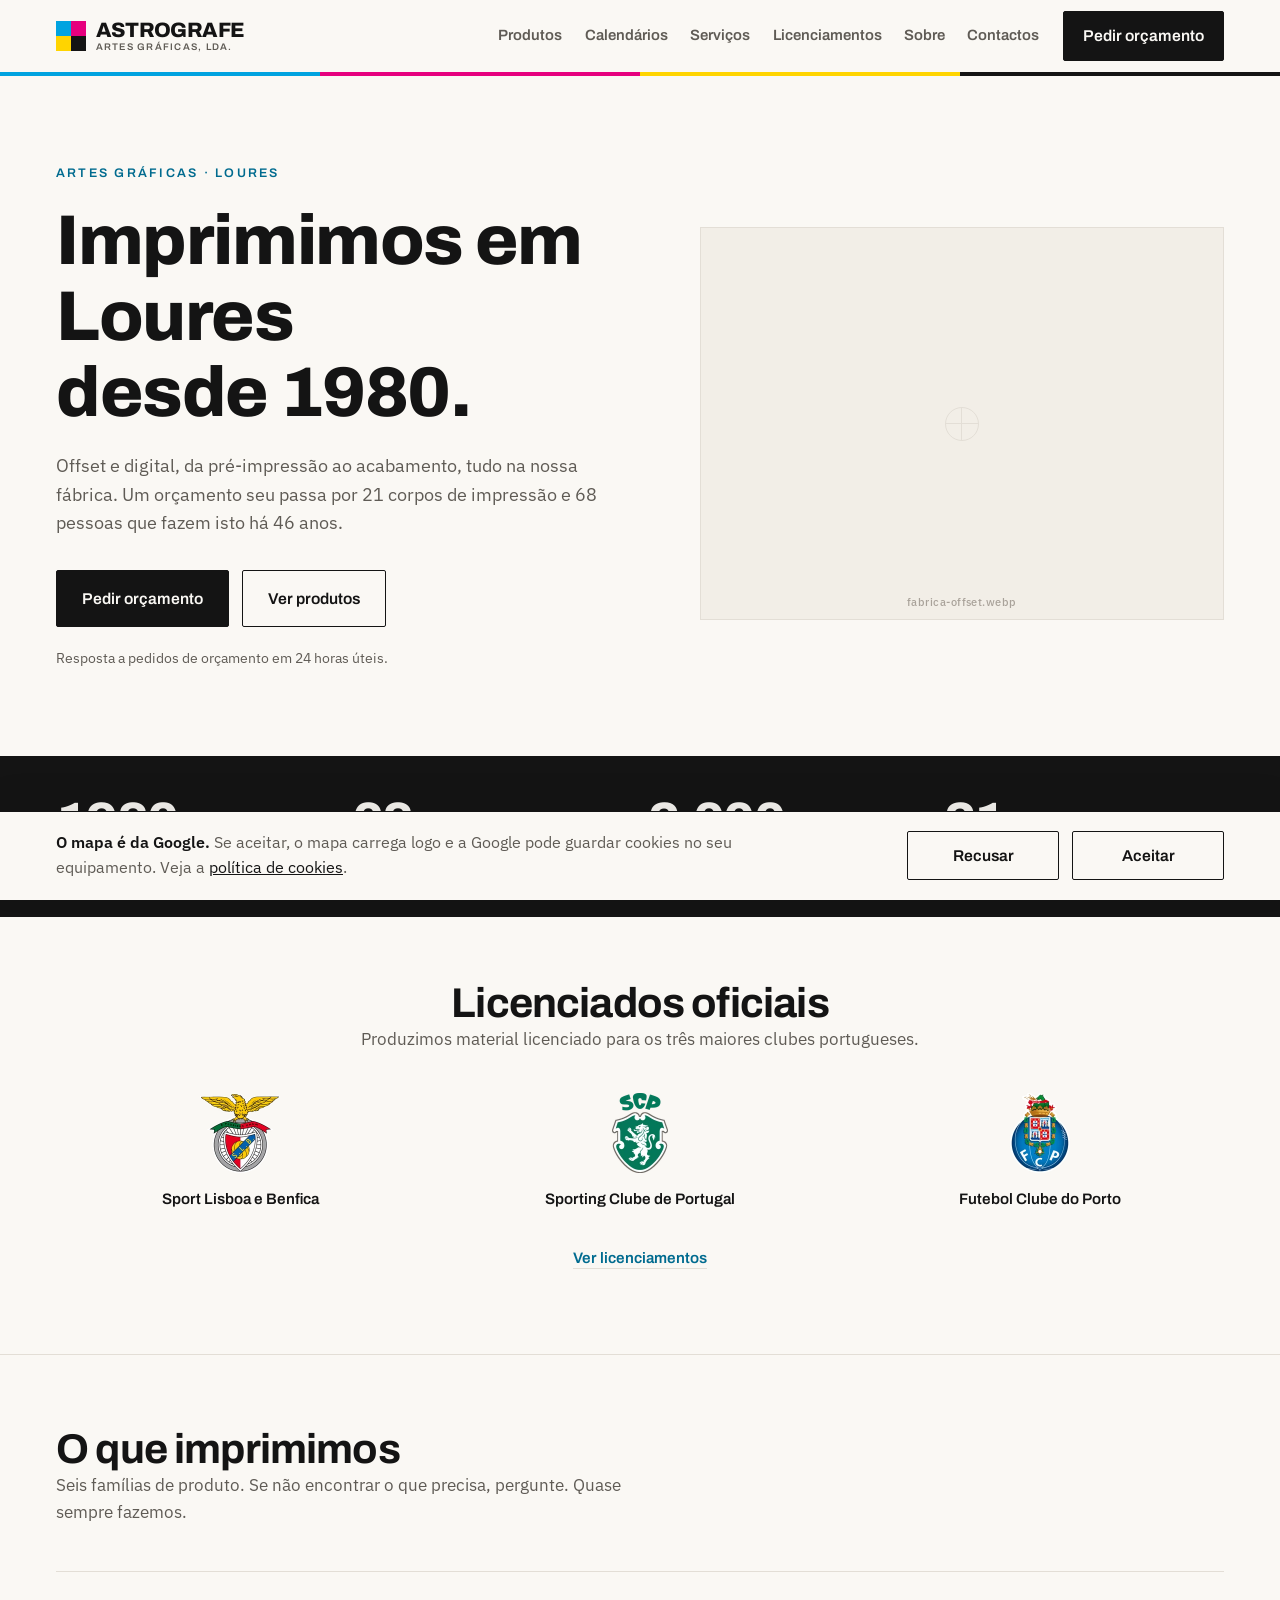
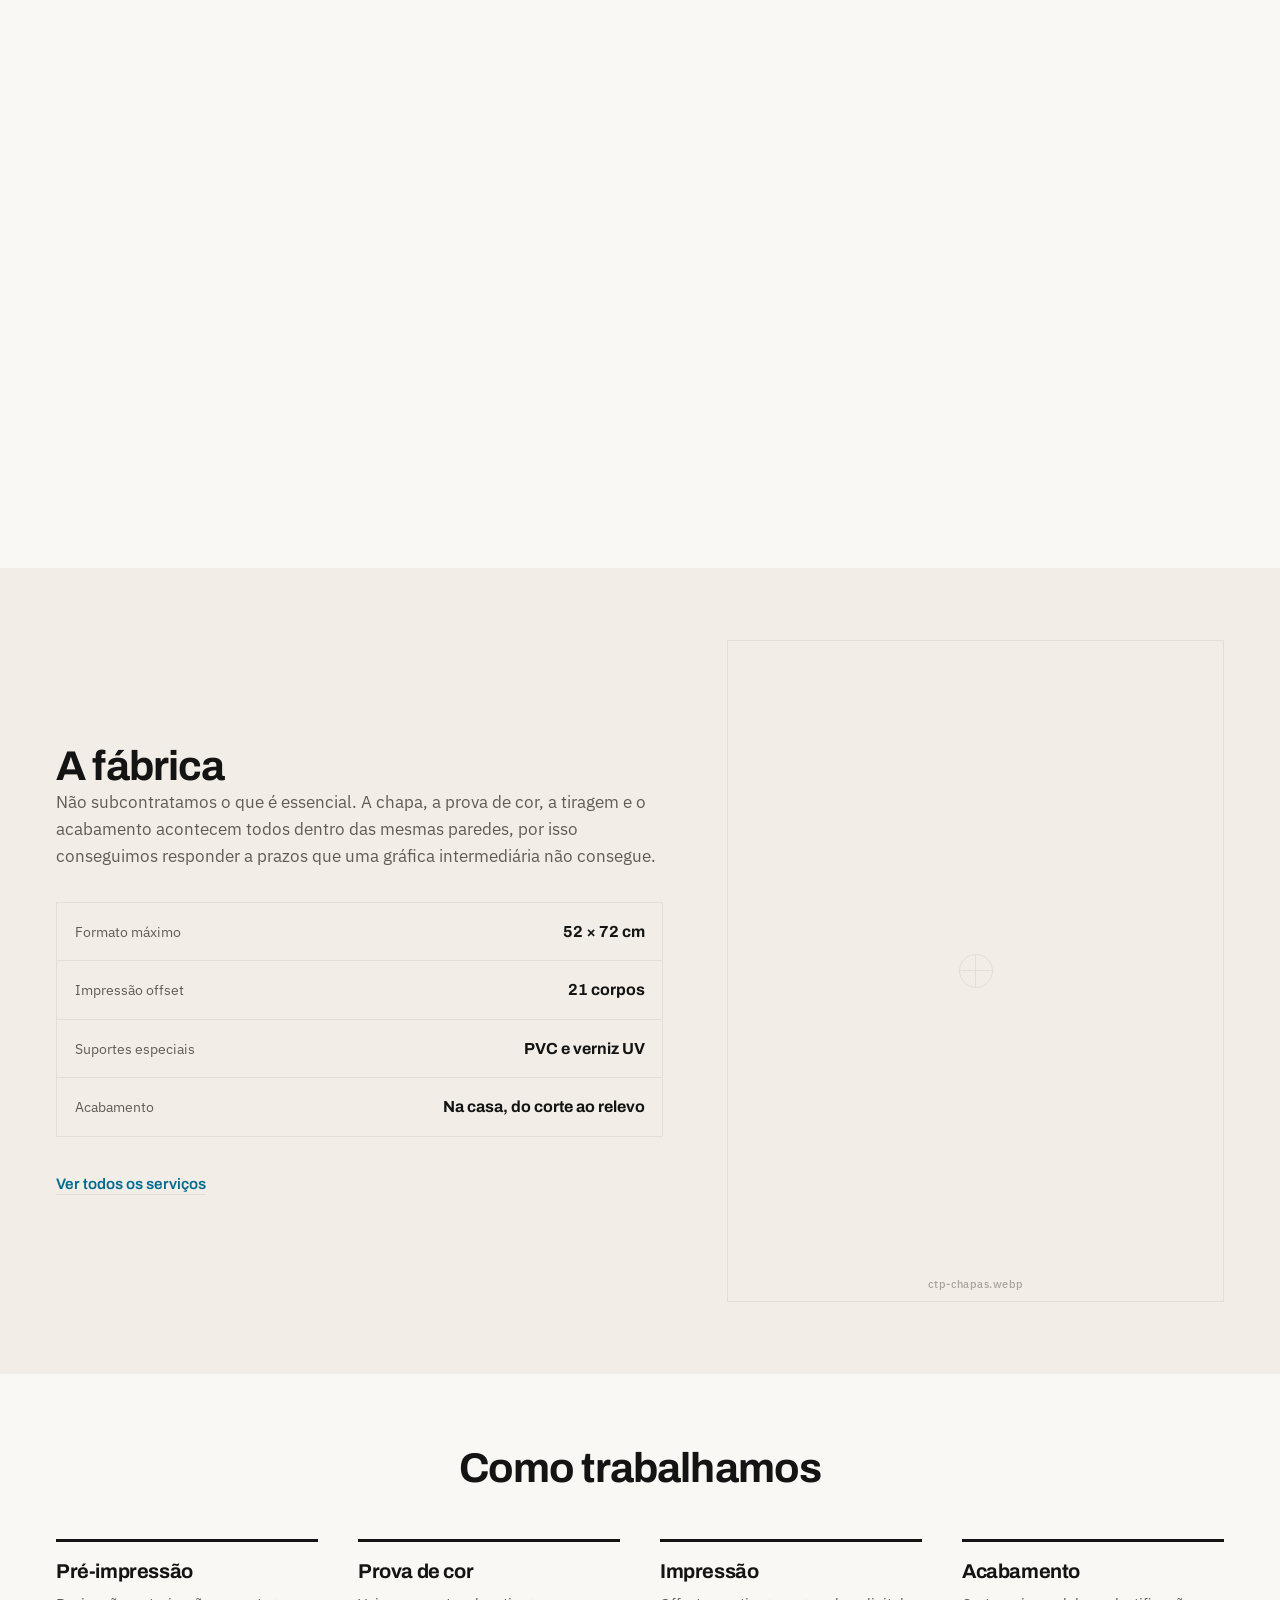
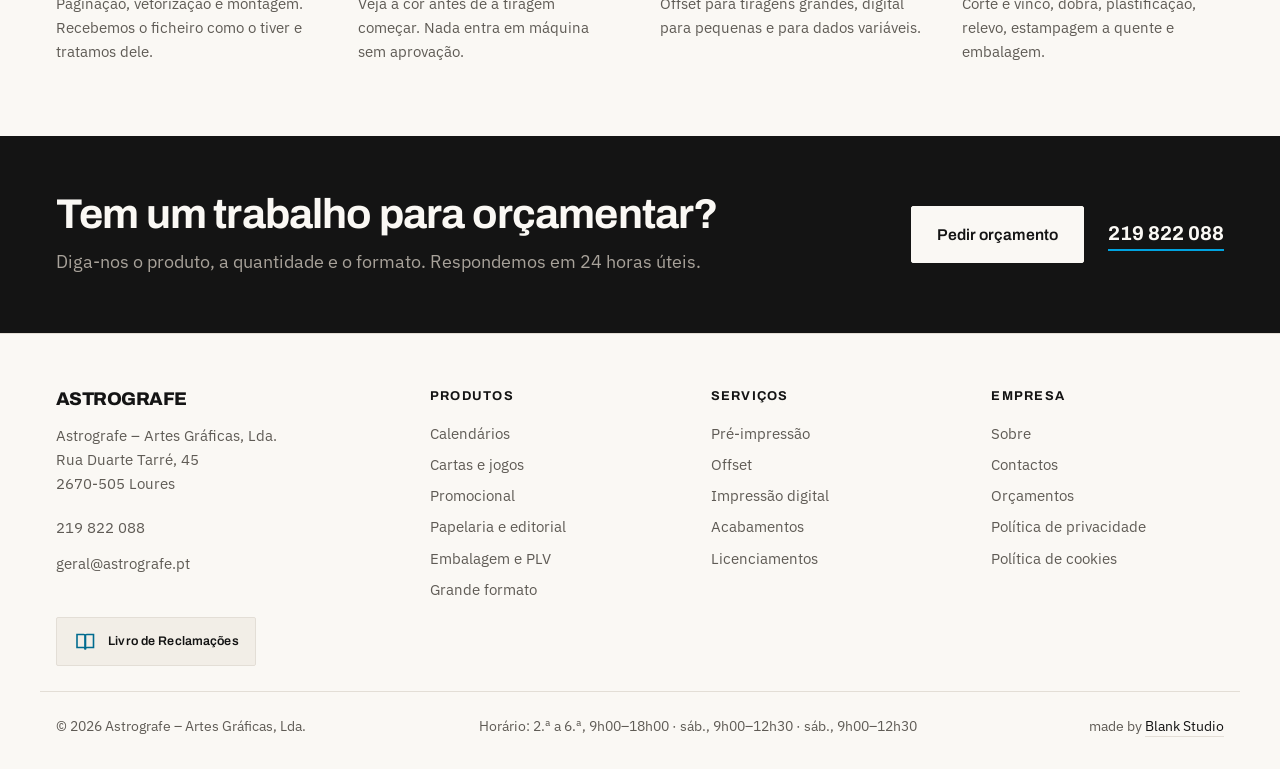
<file: index.html>
<!doctype html>
<html lang="pt-PT">
<head>
<meta charset="utf-8">
<script>document.documentElement.classList.add("js")</script>
<meta name="viewport" content="width=device-width, initial-scale=1">
<meta name="robots" content="index, follow">
<title>Astrografe | Artes Gráficas em Loures desde 1980</title>
<meta name="description" content="Gráfica em Loures desde 1980. Offset até 52×72 cm, impressão digital e acabamento próprio. Calendários, cartas, embalagem e grande formato.">
<link rel="canonical" href="https://astrografe.pt/">

<meta property="og:type" content="website">
<meta property="og:title" content="Astrografe | Artes Gráficas em Loures desde 1980">
<meta property="og:description" content="Offset e digital, da pré-impressão ao acabamento. 21 corpos de impressão em 2.000 m² de fábrica.">
<meta property="og:url" content="https://astrografe.pt/">
<meta property="og:locale" content="pt_PT">
<meta property="og:image" content="https://astrografe.pt/assets/img/og.png">
<meta property="og:image:width" content="1200">
<meta property="og:image:height" content="630">
<meta property="og:image:alt" content="Astrografe, artes gráficas em Loures desde 1980">
<meta name="twitter:card" content="summary_large_image">

<link rel="icon" href="favicon.svg" type="image/svg+xml">
<link rel="icon" href="favicon.ico" sizes="32x32">
<link rel="apple-touch-icon" href="apple-touch-icon.png">

<link rel="preload" href="assets/fonts/archivo.woff2" as="font" type="font/woff2" crossorigin>
<link rel="preload" href="assets/fonts/plex-sans.woff2" as="font" type="font/woff2" crossorigin>
<link rel="stylesheet" href="assets/css/estilo.css?v=77">
</head>
<body data-inicio>

<a class="salta" href="#conteudo">Saltar para o conteúdo</a>

<header class="topo">
  <div class="wrap topo-in">
    <a class="marca" href="./">
      <span class="marca-selo" aria-hidden="true"><i></i><i></i><i></i><i></i></span>
      <span class="marca-txt">
        <span class="marca-nome">Astrografe</span>
        <span class="marca-sub">Artes Gráficas, Lda.</span>
      </span>
    </a>

    <nav class="nav" id="nav" aria-label="Navegação principal">
      <div class="tem-menu">
        <a href="produtos/">Produtos</a>
        <div class="submenu">
          <div class="submenu-caixa">
            <a href="produtos/#cartas-e-jogos">Cartas e jogos</a>
            <a href="produtos/#promocional">Promocional</a>
            <a href="produtos/#papelaria-e-editorial">Papelaria e editorial</a>
            <a href="produtos/#embalagem-e-plv">Embalagem e PLV</a>
            <a href="produtos/#grande-formato-e-etiquetas">Grande formato</a>
            <span class="submenu-faixa" aria-hidden="true"><i></i><i></i><i></i><i></i></span>
          </div>
        </div>
      </div>
      <a href="calendarios/">Calendários</a>
      <div class="tem-menu">
        <a href="servicos/">Serviços</a>
        <div class="submenu">
          <div class="submenu-caixa">
            <a href="servicos/#pre-impressao">Pré-impressão</a>
            <a href="servicos/#offset">Offset</a>
            <a href="servicos/#impressao-digital">Impressão digital</a>
            <a href="servicos/#acabamentos">Acabamentos</a>
            <span class="submenu-faixa" aria-hidden="true"><i></i><i></i><i></i><i></i></span>
          </div>
        </div>
      </div>
      <a href="licenciamentos/">Licenciamentos</a>
      <a href="sobre/">Sobre</a>
      <a href="contactos/">Contactos</a>
      <div class="nav-pe">
        <a class="btn btn-tinta" href="orcamento/">Pedir orçamento</a>
        <a class="cta-tel" href="tel:+351219822088">219 822 088</a>
      </div>
    </nav>

    <a class="btn btn-tinta topo-cta" href="orcamento/">Pedir orçamento</a>

    <button class="burger" id="burger" aria-label="Abrir menu" aria-expanded="false" aria-controls="nav">
      <span></span><span></span><span></span>
    </button>
  </div>

  <!-- barra de controlo de cor: fecha o cabecalho e acompanha o scroll -->
  <div class="barra-cor" aria-hidden="true"><span></span><span></span><span></span><span></span></div>
</header>

<main id="conteudo">

<!-- hero -->
<section class="hero">
  <div class="wrap hero-in">
    <div class="hero-txt">
      <p class="sobre-titulo">Artes gráficas · Loures</p>
      <h1>Imprimimos em Loures<br>desde 1980.</h1>
      <p class="lead">Offset e digital, da pré-impressão ao acabamento, tudo na nossa fábrica. Um orçamento seu passa por 21 corpos de impressão e 68 pessoas que fazem isto há 46 anos.</p>
      <div class="hero-btns">
        <a class="btn btn-tinta" href="orcamento/">Pedir orçamento</a>
        <a class="btn btn-linha" href="produtos/">Ver produtos</a>
      </div>
      <p class="hero-nota">Resposta a pedidos de orçamento em 24 horas úteis.</p>
    </div>

    <figure class="hero-img">
      <div class="ph ph-4x3" data-ficheiro="fabrica-offset.webp" data-alt="Sala de impressão offset da Astrografe, em Loures"></div>
    </figure>
  </div>
</section>

<!-- numeros da empresa -->
<section class="nums">
  <div class="wrap nums-in">
    <div class="num"><strong>1980</strong><span>Ano de fundação</span></div>
    <div class="num"><strong>68</strong><span>Profissionais</span></div>
    <div class="num"><strong>2.000<em>m²</em></strong><span>Área coberta</span></div>
    <div class="num"><strong>21</strong><span>Corpos de impressão</span></div>
  </div>
</section>

<!-- licenciamentos -->
<section class="clubes">
  <div class="wrap">
    <h2 class="t-centro">Licenciados oficiais</h2>
    <p class="sub t-centro">Produzimos material licenciado para os três maiores clubes portugueses.</p>
    <ul class="clubes-lista">
      <li>
        <picture>
          <source srcset="assets/img/emblema-benfica.webp" type="image/webp">
          <img src="assets/img/emblema-benfica.png" width="80" height="80" alt="Emblema do Sport Lisboa e Benfica" loading="lazy" decoding="async">
        </picture>
        <span>Sport Lisboa e Benfica</span>
      </li>
      <li>
        <picture>
          <source srcset="assets/img/emblema-sporting.webp?v=3" type="image/webp">
          <img src="assets/img/emblema-sporting.png?v=3" width="80" height="80" alt="Emblema do Sporting Clube de Portugal" loading="lazy" decoding="async">
        </picture>
        <span>Sporting Clube de Portugal</span>
      </li>
      <li>
        <picture>
          <source srcset="assets/img/emblema-porto.webp" type="image/webp">
          <img src="assets/img/emblema-porto.png" width="80" height="80" alt="Emblema do Futebol Clube do Porto" loading="lazy" decoding="async">
        </picture>
        <span>Futebol Clube do Porto</span>
      </li>
    </ul>
    <p class="t-centro"><a class="link" href="licenciamentos/">Ver licenciamentos</a></p>
  </div>
</section>

<!-- familias de produto -->
<section class="fams">
  <div class="wrap">
    <h2>O que imprimimos</h2>
    <p class="sub">Seis famílias de produto. Se não encontrar o que precisa, pergunte. Quase sempre fazemos.</p>

    <ol class="escada">
      <li class="escada-item vem-esq">
        <a href="calendarios/">
          <span class="escada-n">01</span>
          <span class="escada-t">Calendários</span>
          <span class="escada-seta" aria-hidden="true">
            <svg viewBox="0 0 24 24" fill="none" stroke="currentColor" stroke-width="2" stroke-linecap="round" stroke-linejoin="round"><path d="M5 12h13M12 5l7 7-7 7"/></svg>
          </span>
        </a>
      </li>
      <li class="escada-item vem-dir">
        <a href="produtos/#cartas-e-jogos">
          <span class="escada-n">02</span>
          <span class="escada-t">Cartas e jogos</span>
          <span class="escada-seta" aria-hidden="true">
            <svg viewBox="0 0 24 24" fill="none" stroke="currentColor" stroke-width="2" stroke-linecap="round" stroke-linejoin="round"><path d="M5 12h13M12 5l7 7-7 7"/></svg>
          </span>
        </a>
      </li>
      <li class="escada-item vem-esq">
        <a href="produtos/#promocional">
          <span class="escada-n">03</span>
          <span class="escada-t">Promocional</span>
          <span class="escada-seta" aria-hidden="true">
            <svg viewBox="0 0 24 24" fill="none" stroke="currentColor" stroke-width="2" stroke-linecap="round" stroke-linejoin="round"><path d="M5 12h13M12 5l7 7-7 7"/></svg>
          </span>
        </a>
      </li>
      <li class="escada-item vem-dir">
        <a href="produtos/#papelaria-e-editorial">
          <span class="escada-n">04</span>
          <span class="escada-t">Papelaria e editorial</span>
          <span class="escada-seta" aria-hidden="true">
            <svg viewBox="0 0 24 24" fill="none" stroke="currentColor" stroke-width="2" stroke-linecap="round" stroke-linejoin="round"><path d="M5 12h13M12 5l7 7-7 7"/></svg>
          </span>
        </a>
      </li>
      <li class="escada-item vem-esq">
        <a href="produtos/#embalagem-e-plv">
          <span class="escada-n">05</span>
          <span class="escada-t">Embalagem e PLV</span>
          <span class="escada-seta" aria-hidden="true">
            <svg viewBox="0 0 24 24" fill="none" stroke="currentColor" stroke-width="2" stroke-linecap="round" stroke-linejoin="round"><path d="M5 12h13M12 5l7 7-7 7"/></svg>
          </span>
        </a>
      </li>
      <li class="escada-item vem-dir">
        <a href="produtos/#grande-formato-e-etiquetas">
          <span class="escada-n">06</span>
          <span class="escada-t">Grande formato e etiquetas</span>
          <span class="escada-seta" aria-hidden="true">
            <svg viewBox="0 0 24 24" fill="none" stroke="currentColor" stroke-width="2" stroke-linecap="round" stroke-linejoin="round"><path d="M5 12h13M12 5l7 7-7 7"/></svg>
          </span>
        </a>
      </li>
    </ol>
  </div>
</section>

<!-- capacidade produtiva -->
<section class="cap">
  <div class="wrap cap-in">
    <div class="cap-txt">
      <h2>A fábrica</h2>
      <p class="sub">Não subcontratamos o que é essencial. A chapa, a prova de cor, a tiragem e o acabamento acontecem todos dentro das mesmas paredes, por isso conseguimos responder a prazos que uma gráfica intermediária não consegue.</p>
      <dl class="specs">
        <div><dt>Formato máximo</dt><dd>52 × 72 cm</dd></div>
        <div><dt>Impressão offset</dt><dd>21 corpos</dd></div>
        <div><dt>Suportes especiais</dt><dd>PVC e verniz UV</dd></div>
        <div><dt>Acabamento</dt><dd>Na casa, do corte ao relevo</dd></div>
      </dl>
      <a class="link" href="servicos/">Ver todos os serviços</a>
    </div>
    <figure class="cap-img">
      <div class="ph ph-3x4" data-ficheiro="ctp-chapas.webp" data-alt="Gravação de chapas na pré-impressão da Astrografe"></div>
    </figure>
  </div>
</section>

<!-- processo -->
<section class="proc">
  <div class="wrap">
    <h2 class="t-centro">Como trabalhamos</h2>
    <ol class="passos">
      <li>
        <h3>Pré-impressão</h3>
        <p>Paginação, vetorização e montagem. Recebemos o ficheiro como o tiver e tratamos dele.</p>
      </li>
      <li>
        <h3>Prova de cor</h3>
        <p>Veja a cor antes de a tiragem começar. Nada entra em máquina sem aprovação.</p>
      </li>
      <li>
        <h3>Impressão</h3>
        <p>Offset para tiragens grandes, digital para pequenas e para dados variáveis.</p>
      </li>
      <li>
        <h3>Acabamento</h3>
        <p>Corte e vinco, dobra, plastificação, relevo, estampagem a quente e embalagem.</p>
      </li>
    </ol>
  </div>
</section>

<!-- cta final -->
<section class="cta">
  <div class="wrap cta-in">
    <div>
      <h2>Tem um trabalho para orçamentar?</h2>
      <p>Diga-nos o produto, a quantidade e o formato. Respondemos em 24 horas úteis.</p>
    </div>
    <div class="cta-btns">
      <a class="btn btn-papel" href="orcamento/">Pedir orçamento</a>
      <a class="cta-tel" href="tel:+351219822088">219 822 088</a>
    </div>
  </div>
</section>

</main>

<footer class="pe">
  <div class="wrap pe-in">
    <div class="pe-col pe-marca">
      <span class="marca-nome">Astrografe</span>
      <p>Astrografe – Artes Gráficas, Lda.<br>Rua Duarte Tarré, 45<br>2670-505 Loures</p>
      <p>
        <a href="tel:+351219822088">219 822 088</a>
        <a href="mailto:geral@astrografe.pt">geral@astrografe.pt</a>
      </p>

    <!-- substituir pelo selo oficial descarregado em livroreclamacoes.pt -->
    <a class="selo-lr" href="https://www.livroreclamacoes.pt/inicio" target="_blank" rel="noopener">
      <svg viewBox="0 0 24 24" fill="none" stroke="currentColor" stroke-width="1.6" aria-hidden="true">
        <path d="M4 4.5h6.5a2 2 0 0 1 2 2v13a2 2 0 0 0-2-2H4z"/>
        <path d="M20.5 4.5H14a2 2 0 0 0-2 2v13a2 2 0 0 1 2-2h6.5z"/>
      </svg>
      <span>Livro de Reclamações</span>
    </a>
    </div>

    <div class="pe-col">
      <h2>Produtos</h2>
      <a href="calendarios/">Calendários</a>
      <a href="produtos/">Cartas e jogos</a>
      <a href="produtos/">Promocional</a>
      <a href="produtos/">Papelaria e editorial</a>
      <a href="produtos/">Embalagem e PLV</a>
      <a href="produtos/">Grande formato</a>
    </div>

    <div class="pe-col">
      <h2>Serviços</h2>
      <a href="servicos/#pre-impressao">Pré-impressão</a>
      <a href="servicos/#offset">Offset</a>
      <a href="servicos/#impressao-digital">Impressão digital</a>
      <a href="servicos/#acabamentos">Acabamentos</a>
      <a href="licenciamentos/">Licenciamentos</a>
    </div>

    <div class="pe-col">
      <h2>Empresa</h2>
      <a href="sobre/">Sobre</a>
      <a href="contactos/">Contactos</a>
      <a href="orcamento/">Orçamentos</a>
      <a href="privacidade/">Política de privacidade</a>
      <a href="cookies/">Política de cookies</a>
    </div>
  </div>

  <div class="wrap pe-base">
    <p>&copy; <span id="ano">2026</span> Astrografe – Artes Gráficas, Lda.</p>
    <p>Horário: 2.ª a 6.ª, 9h00–18h00 · sáb., 9h00–12h30 · sáb., 9h00–12h30</p>
    <p class="pe-cred">made by <a href="https://blankstudios.pt/" target="_blank" rel="noopener">Blank Studio</a></p>
  </div>
</footer>

<!-- marca de registo: em repouso as chapas estao fora de registo, ao passar o rato alinham -->
<button class="subir" id="subir" aria-label="Voltar ao topo" title="Voltar ao topo">
  <svg viewBox="0 0 44 44" aria-hidden="true">
    <circle class="trilho" cx="22" cy="22" r="20"/>
    <circle class="prog" cx="22" cy="22" r="20"/>
    <g class="reg">
      <path class="c" d="M22 7v9"/>
      <path class="m" d="M22 28v9"/>
      <path class="y" d="M7 22h9"/>
      <path class="k" d="M28 22h9"/>
      <circle class="alvo" cx="22" cy="22" r="6.5"/>
    </g>
  </svg>
</button>

<script src="assets/js/site.js?v=17"></script>

<script type="application/ld+json">
{
  "@context": "https://schema.org",
  "@type": "LocalBusiness",
  "name": "Astrografe – Artes Gráficas, Lda.",
  "url": "https://astrografe.pt/",
  "telephone": "+351219822088",
  "email": "geral@astrografe.pt",
  "foundingDate": "1980-08-06",
  "address": {
    "@type": "PostalAddress",
    "streetAddress": "Rua Duarte Tarré, 45",
    "postalCode": "2670-505",
    "addressLocality": "Loures",
    "addressCountry": "PT"
  },
  "openingHoursSpecification": [
    {
      "@type": "OpeningHoursSpecification",
      "dayOfWeek": ["Monday", "Tuesday", "Wednesday", "Thursday", "Friday"],
      "opens": "09:00",
      "closes": "18:00"
    },
    {
      "@type": "OpeningHoursSpecification",
      "dayOfWeek": "Saturday",
      "opens": "09:00",
      "closes": "12:30"
    }
  ]
}
</script>

</body>
</html>
</file>
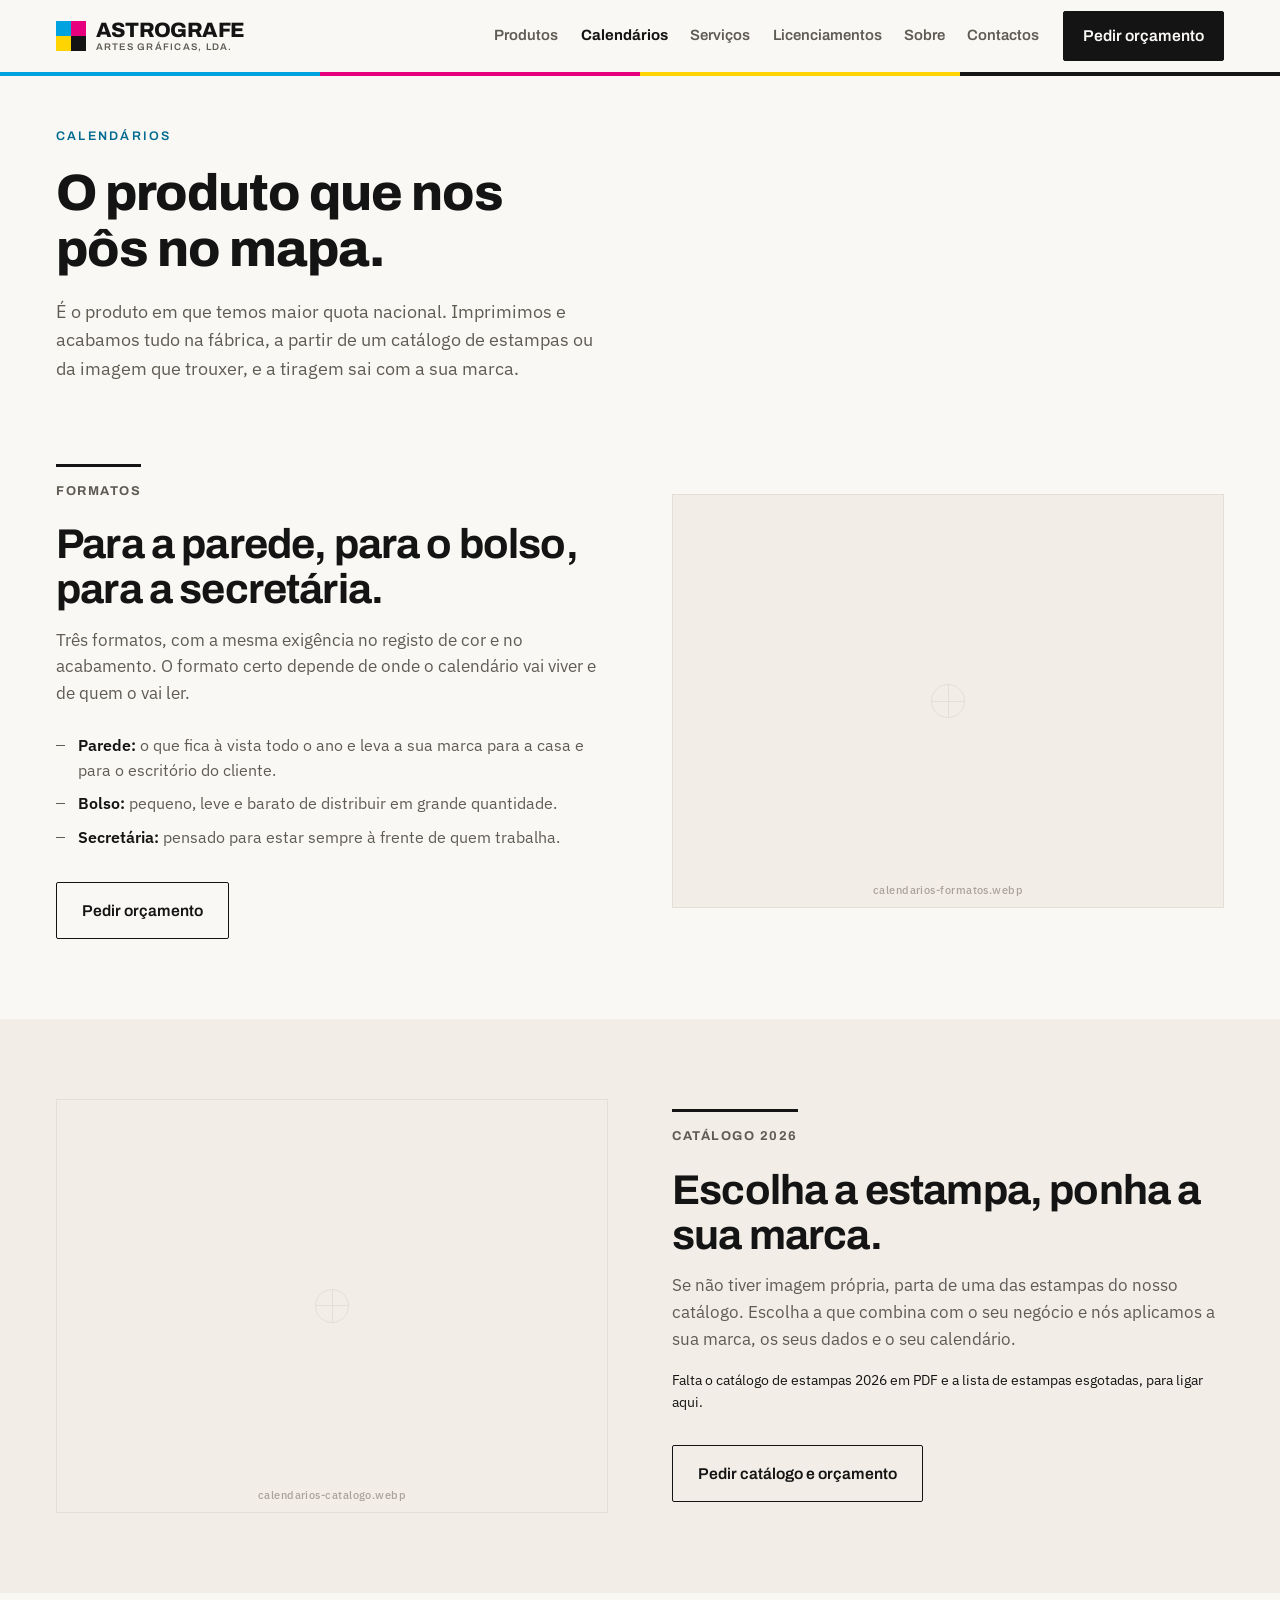
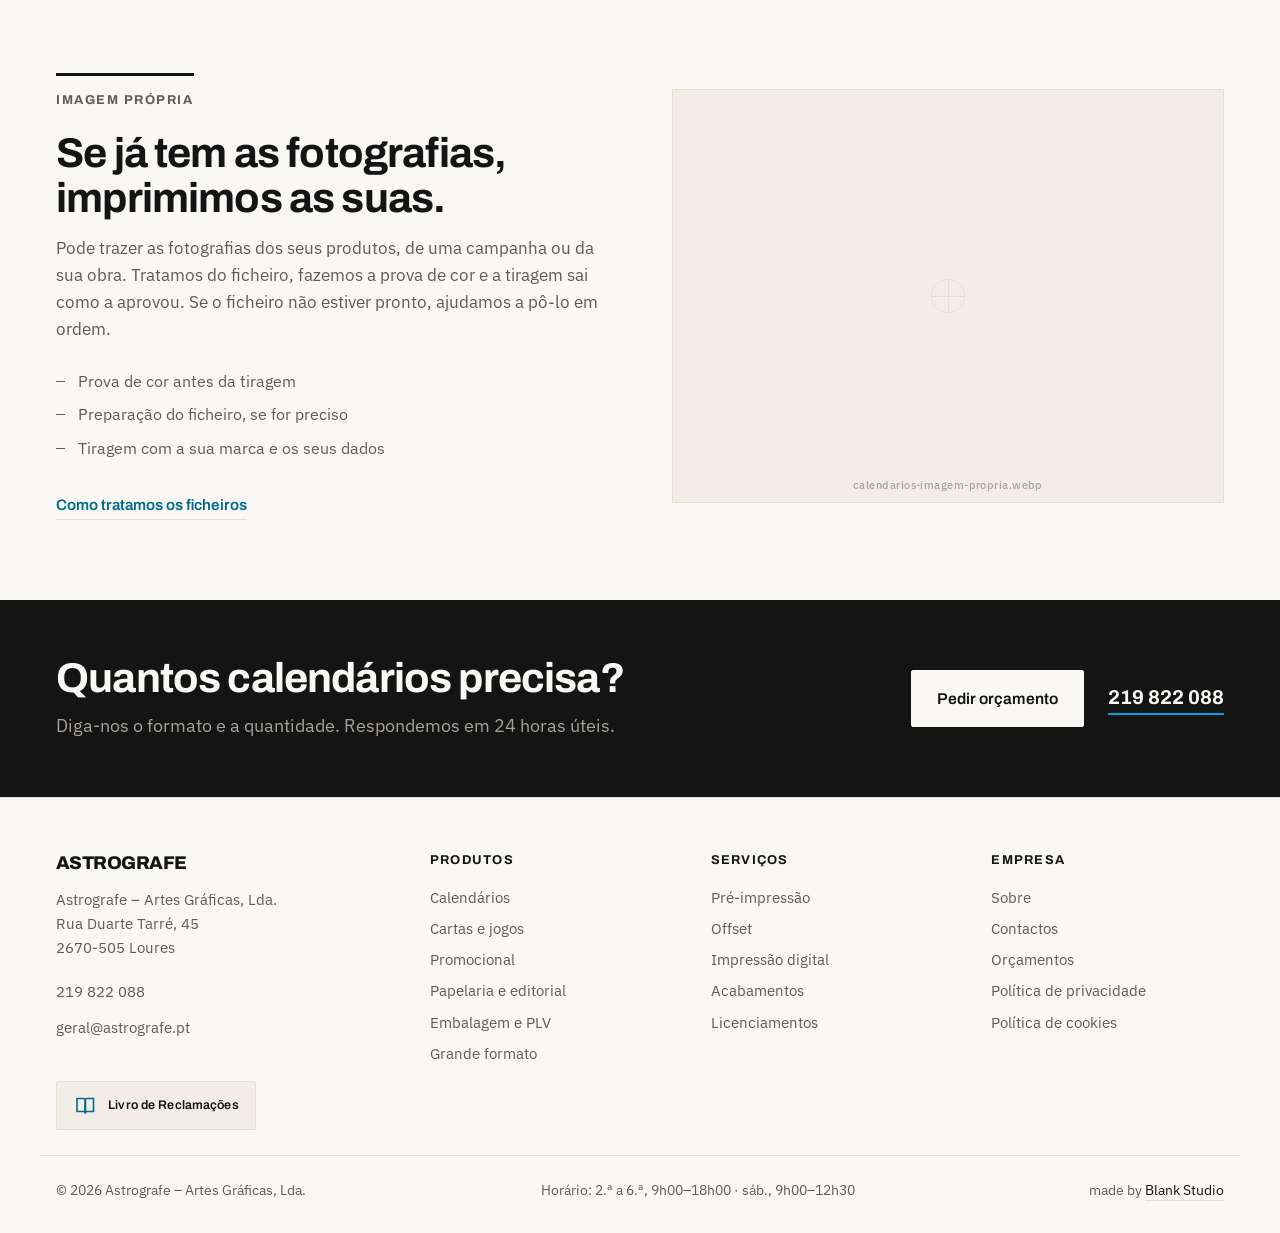
<file: calendarios/index.html>
<!doctype html>
<html lang="pt-PT">
<head>
<meta charset="utf-8">
<script>document.documentElement.classList.add("js")</script>
<meta name="viewport" content="width=device-width, initial-scale=1">
<meta name="robots" content="index, follow">
<title>Calendários | Astrografe</title>
<meta name="description" content="Calendários de parede, de bolso e de secretária impressos em Loures. A partir do catálogo de estampas ou da sua imagem, com a sua marca.">
<link rel="canonical" href="https://astrografe.pt/calendarios/">

<meta property="og:type" content="website">
<meta property="og:title" content="Calendários | Astrografe">
<meta property="og:description" content="O produto em que temos maior quota nacional, impresso e acabado na própria fábrica.">
<meta property="og:url" content="https://astrografe.pt/calendarios/">
<meta property="og:locale" content="pt_PT">
<meta property="og:image" content="https://astrografe.pt/assets/img/og.png">
<meta property="og:image:width" content="1200">
<meta property="og:image:height" content="630">
<meta property="og:image:alt" content="Astrografe, artes gráficas em Loures desde 1980">
<meta name="twitter:card" content="summary_large_image">

<link rel="icon" href="../favicon.svg" type="image/svg+xml">
<link rel="icon" href="../favicon.ico" sizes="32x32">
<link rel="apple-touch-icon" href="../apple-touch-icon.png">

<link rel="preload" href="../assets/fonts/archivo.woff2" as="font" type="font/woff2" crossorigin>
<link rel="preload" href="../assets/fonts/plex-sans.woff2" as="font" type="font/woff2" crossorigin>
<link rel="stylesheet" href="../assets/css/estilo.css?v=77">
</head>
<body>

<a class="salta" href="#conteudo">Saltar para o conteúdo</a>

<header class="topo">
  <div class="wrap topo-in">
    <a class="marca" href="../">
      <span class="marca-selo" aria-hidden="true"><i></i><i></i><i></i><i></i></span>
      <span class="marca-txt">
        <span class="marca-nome">Astrografe</span>
        <span class="marca-sub">Artes Gráficas, Lda.</span>
      </span>
    </a>

    <nav class="nav" id="nav" aria-label="Navegação principal">
      <div class="tem-menu">
        <a href="../produtos/">Produtos</a>
        <div class="submenu">
          <div class="submenu-caixa">
            <a href="../produtos/#cartas-e-jogos">Cartas e jogos</a>
            <a href="../produtos/#promocional">Promocional</a>
            <a href="../produtos/#papelaria-e-editorial">Papelaria e editorial</a>
            <a href="../produtos/#embalagem-e-plv">Embalagem e PLV</a>
            <a href="../produtos/#grande-formato-e-etiquetas">Grande formato</a>
            <span class="submenu-faixa" aria-hidden="true"><i></i><i></i><i></i><i></i></span>
          </div>
        </div>
      </div>
      <a class="ativo" href="./" aria-current="page">Calendários</a>
      <div class="tem-menu">
        <a href="../servicos/">Serviços</a>
        <div class="submenu">
          <div class="submenu-caixa">
            <a href="../servicos/#pre-impressao">Pré-impressão</a>
            <a href="../servicos/#offset">Offset</a>
            <a href="../servicos/#impressao-digital">Impressão digital</a>
            <a href="../servicos/#acabamentos">Acabamentos</a>
            <span class="submenu-faixa" aria-hidden="true"><i></i><i></i><i></i><i></i></span>
          </div>
        </div>
      </div>
      <a href="../licenciamentos/">Licenciamentos</a>
      <a href="../sobre/">Sobre</a>
      <a href="../contactos/">Contactos</a>
      <div class="nav-pe">
        <a class="btn btn-tinta" href="../orcamento/">Pedir orçamento</a>
        <a class="cta-tel" href="tel:+351219822088">219 822 088</a>
      </div>
    </nav>

    <a class="btn btn-tinta topo-cta" href="../orcamento/">Pedir orçamento</a>

    <button class="burger" id="burger" aria-label="Abrir menu" aria-expanded="false" aria-controls="nav">
      <span></span><span></span><span></span>
    </button>
  </div>

  <!-- barra de controlo de cor: fecha o cabecalho e acompanha o scroll -->
  <div class="barra-cor" aria-hidden="true"><span></span><span></span><span></span><span></span></div>
</header>

<main id="conteudo">

<section class="pag-topo">
  <div class="wrap">
    <p class="sobre-titulo">Calendários</p>
    <h1>O produto que nos<br>pôs no mapa.</h1>
    <p class="lead">É o produto em que temos maior quota nacional. Imprimimos e acabamos tudo na fábrica, a partir de um catálogo de estampas ou da imagem que trouxer, e a tiragem sai com a sua marca.</p>
  </div>
</section>

<section class="bloco" id="formatos">
  <div class="wrap bloco-in">
    <div class="bloco-txt">
      <p class="bloco-n">Formatos</p>
      <h2>Para a parede, para o bolso, para a secretária.</h2>
      <p class="sub">Três formatos, com a mesma exigência no registo de cor e no acabamento. O formato certo depende de onde o calendário vai viver e de quem o vai ler.</p>
      <ul class="lista-marcas">
        <li><strong>Parede:</strong> o que fica à vista todo o ano e leva a sua marca para a casa e para o escritório do cliente.</li>
        <li><strong>Bolso:</strong> pequeno, leve e barato de distribuir em grande quantidade.</li>
        <li><strong>Secretária:</strong> pensado para estar sempre à frente de quem trabalha.</li>
      </ul>
      <p class="bloco-pe">
        <a class="btn btn-linha" href="../orcamento/?familia=calendarios">Pedir orçamento</a>
      </p>
    </div>
    <figure class="bloco-img">
      <div class="ph ph-4x3" data-ficheiro="calendarios-formatos.webp" data-alt="Calendários de parede, de bolso e de secretária impressos pela Astrografe"></div>
    </figure>
  </div>
</section>

<section class="bloco bloco-par" id="catalogo">
  <div class="wrap bloco-in">
    <div class="bloco-txt">
      <p class="bloco-n">Catálogo 2026</p>
      <h2>Escolha a estampa, ponha a sua marca.</h2>
      <p class="sub">Se não tiver imagem própria, parta de uma das estampas do nosso catálogo. Escolha a que combina com o seu negócio e nós aplicamos a sua marca, os seus dados e o seu calendário.</p>
      <p class="cartao-nota">Falta o catálogo de estampas 2026 em PDF e a lista de estampas esgotadas, para ligar aqui.</p>
      <p class="bloco-pe">
        <a class="btn btn-linha" href="../orcamento/?familia=calendarios">Pedir catálogo e orçamento</a>
      </p>
    </div>
    <figure class="bloco-img">
      <div class="ph ph-4x3" data-ficheiro="calendarios-catalogo.webp" data-alt="Estampas do catálogo de calendários da Astrografe"></div>
    </figure>
  </div>
</section>

<section class="bloco" id="imagem-propria">
  <div class="wrap bloco-in">
    <div class="bloco-txt">
      <p class="bloco-n">Imagem própria</p>
      <h2>Se já tem as fotografias, imprimimos as suas.</h2>
      <p class="sub">Pode trazer as fotografias dos seus produtos, de uma campanha ou da sua obra. Tratamos do ficheiro, fazemos a prova de cor e a tiragem sai como a aprovou. Se o ficheiro não estiver pronto, ajudamos a pô-lo em ordem.</p>
      <ul class="lista-marcas">
        <li>Prova de cor antes da tiragem</li>
        <li>Preparação do ficheiro, se for preciso</li>
        <li>Tiragem com a sua marca e os seus dados</li>
      </ul>
      <p class="bloco-pe">
        <a class="link" href="../servicos/#pre-impressao">Como tratamos os ficheiros</a>
      </p>
    </div>
    <figure class="bloco-img">
      <div class="ph ph-4x3" data-ficheiro="calendarios-imagem-propria.webp" data-alt="Calendário impresso com fotografias do cliente"></div>
    </figure>
  </div>
</section>

<section class="cta">
  <div class="wrap cta-in">
    <div>
      <h2>Quantos calendários precisa?</h2>
      <p>Diga-nos o formato e a quantidade. Respondemos em 24 horas úteis.</p>
    </div>
    <div class="cta-btns">
      <a class="btn btn-papel" href="../orcamento/?familia=calendarios">Pedir orçamento</a>
      <a class="cta-tel" href="tel:+351219822088">219 822 088</a>
    </div>
  </div>
</section>

</main>

<footer class="pe">
  <div class="wrap pe-in">
    <div class="pe-col pe-marca">
      <span class="marca-nome">Astrografe</span>
      <p>Astrografe – Artes Gráficas, Lda.<br>Rua Duarte Tarré, 45<br>2670-505 Loures</p>
      <p>
        <a href="tel:+351219822088">219 822 088</a>
        <a href="mailto:geral@astrografe.pt">geral@astrografe.pt</a>
      </p>

      <!-- substituir pelo selo oficial descarregado em livroreclamacoes.pt -->
      <a class="selo-lr" href="https://www.livroreclamacoes.pt/inicio" target="_blank" rel="noopener">
        <svg viewBox="0 0 24 24" fill="none" stroke="currentColor" stroke-width="1.6" aria-hidden="true">
          <path d="M4 4.5h6.5a2 2 0 0 1 2 2v13a2 2 0 0 0-2-2H4z"/>
          <path d="M20.5 4.5H14a2 2 0 0 0-2 2v13a2 2 0 0 1 2-2h6.5z"/>
        </svg>
        <span>Livro de Reclamações</span>
      </a>
    </div>

    <div class="pe-col">
      <h2>Produtos</h2>
      <a href="./">Calendários</a>
      <a href="../produtos/#cartas-e-jogos">Cartas e jogos</a>
      <a href="../produtos/#promocional">Promocional</a>
      <a href="../produtos/#papelaria-e-editorial">Papelaria e editorial</a>
      <a href="../produtos/#embalagem-e-plv">Embalagem e PLV</a>
      <a href="../produtos/#grande-formato-e-etiquetas">Grande formato</a>
    </div>

    <div class="pe-col">
      <h2>Serviços</h2>
      <a href="../servicos/#pre-impressao">Pré-impressão</a>
      <a href="../servicos/#offset">Offset</a>
      <a href="../servicos/#impressao-digital">Impressão digital</a>
      <a href="../servicos/#acabamentos">Acabamentos</a>
      <a href="../licenciamentos/">Licenciamentos</a>
    </div>

    <div class="pe-col">
      <h2>Empresa</h2>
      <a href="../sobre/">Sobre</a>
      <a href="../contactos/">Contactos</a>
      <a href="../orcamento/">Orçamentos</a>
      <a href="../privacidade/">Política de privacidade</a>
      <a href="../cookies/">Política de cookies</a>
    </div>
  </div>

  <div class="wrap pe-base">
    <p>&copy; <span id="ano">2026</span> Astrografe – Artes Gráficas, Lda.</p>
    <p>Horário: 2.ª a 6.ª, 9h00–18h00 · sáb., 9h00–12h30</p>
    <p class="pe-cred">made by <a href="https://blankstudios.pt/" target="_blank" rel="noopener">Blank Studio</a></p>
  </div>
</footer>

<!-- marca de registo: em repouso as chapas estao fora de registo, ao passar o rato alinham -->
<button class="subir" id="subir" aria-label="Voltar ao topo" title="Voltar ao topo">
  <svg viewBox="0 0 44 44" aria-hidden="true">
    <circle class="trilho" cx="22" cy="22" r="20"/>
    <circle class="prog" cx="22" cy="22" r="20"/>
    <g class="reg">
      <path class="c" d="M22 7v9"/>
      <path class="m" d="M22 28v9"/>
      <path class="y" d="M7 22h9"/>
      <path class="k" d="M28 22h9"/>
      <circle class="alvo" cx="22" cy="22" r="6.5"/>
    </g>
  </svg>
</button>

<script src="../assets/js/site.js?v=17"></script>

</body>
</html>
</file>
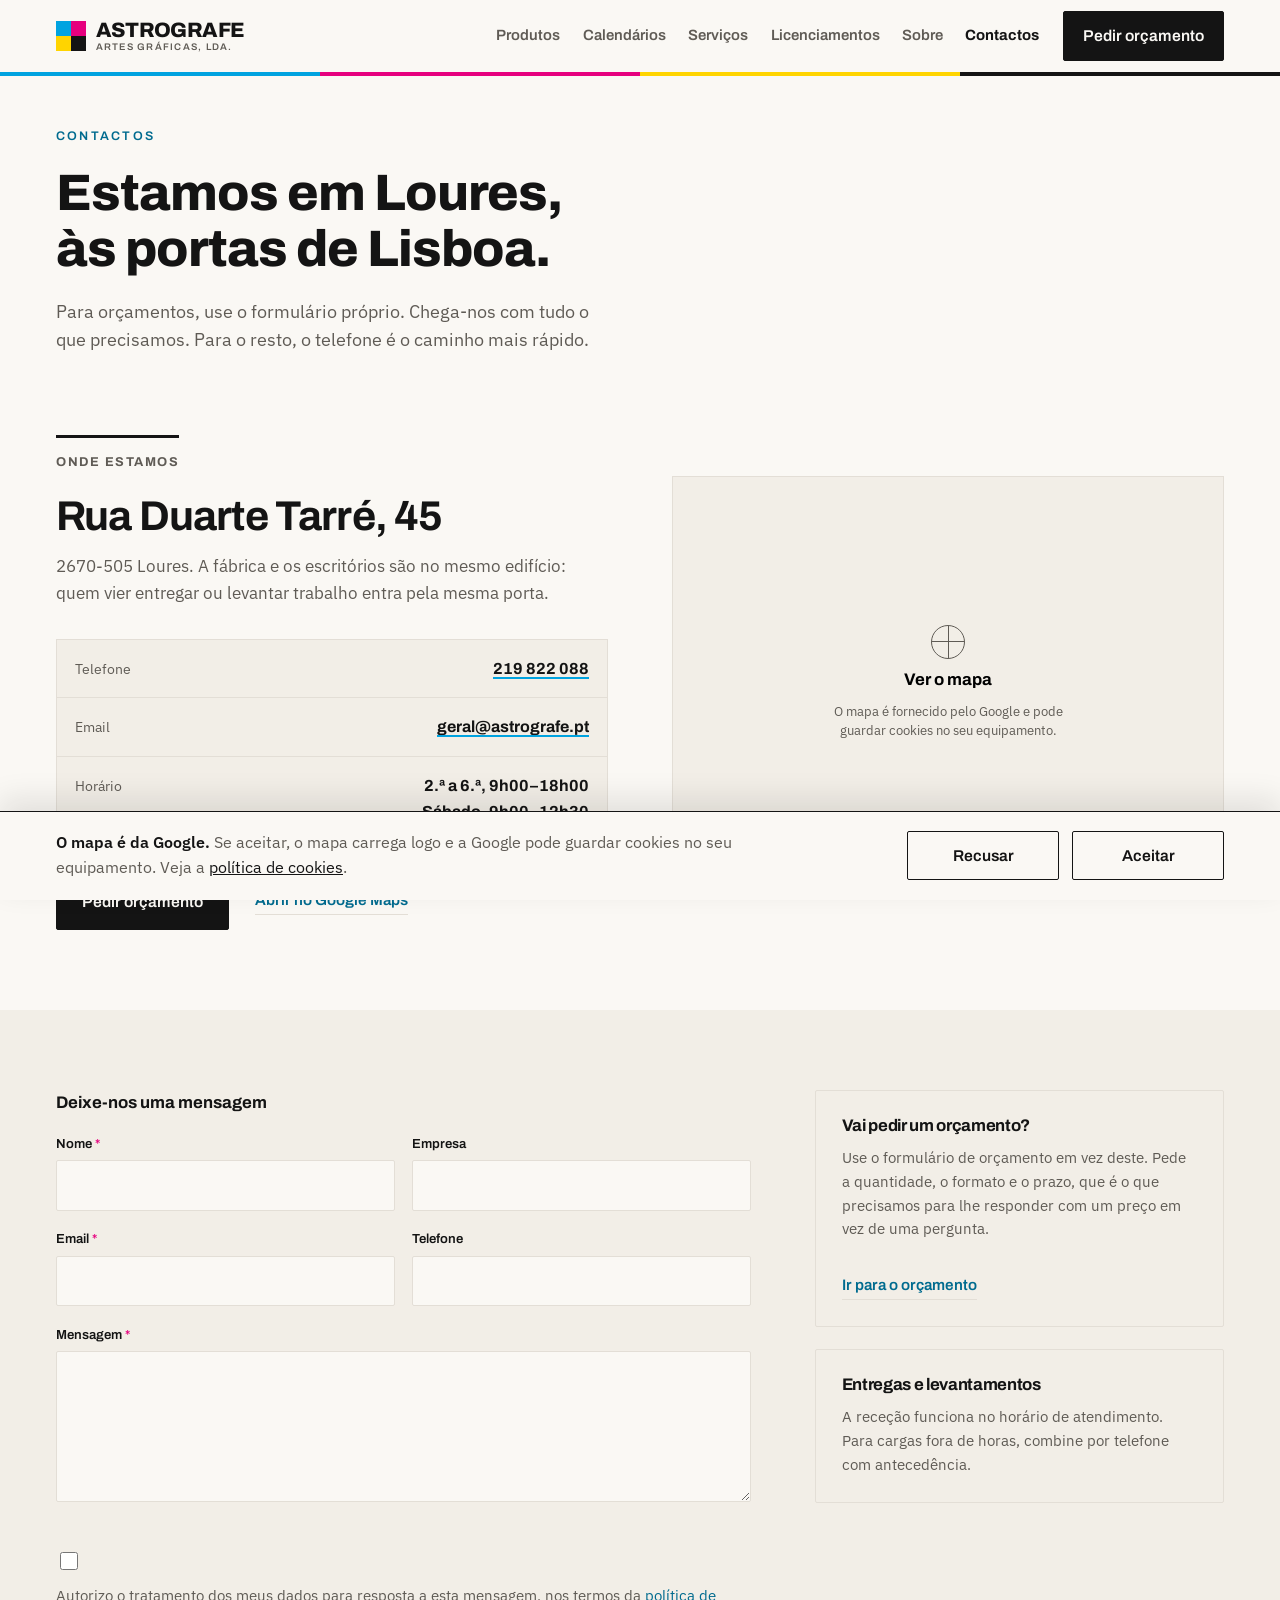
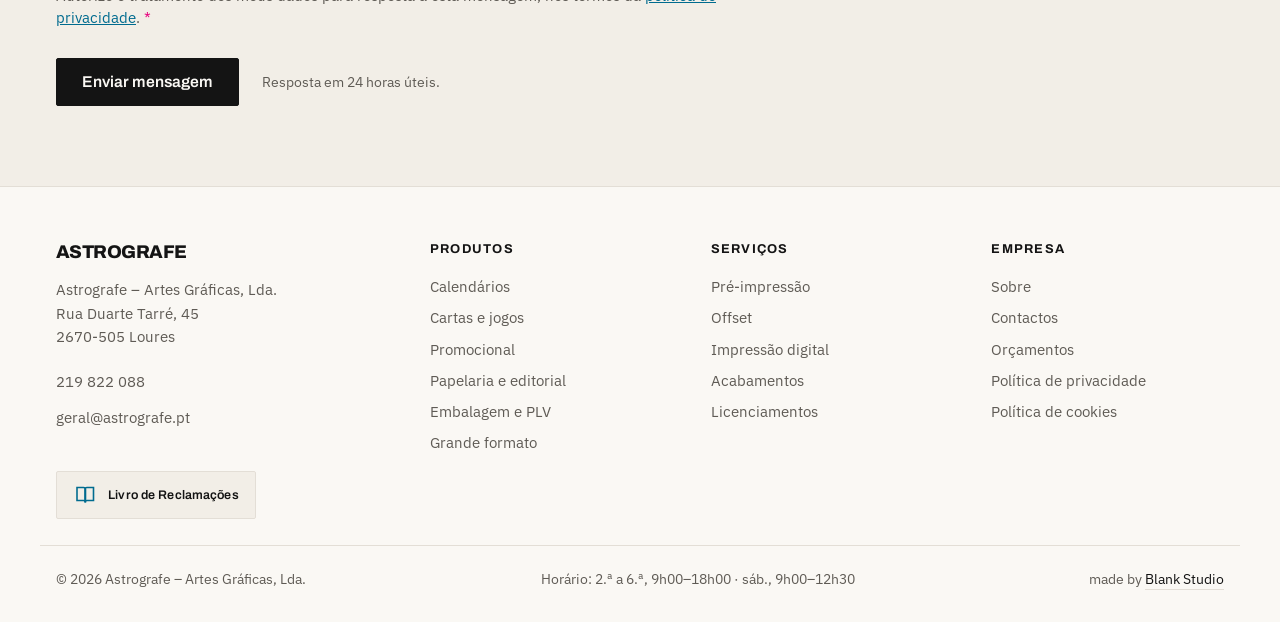
<file: contactos/index.html>
<!doctype html>
<html lang="pt-PT">
<head>
<meta charset="utf-8">
<script>document.documentElement.classList.add("js")</script>
<meta name="viewport" content="width=device-width, initial-scale=1">
<meta name="robots" content="index, follow">
<title>Contactos | Astrografe</title>
<meta name="description" content="Rua Duarte Tarré 45, Loures. Telefone 219 822 088 e geral@astrografe.pt. Como chegar à fábrica e horário de atendimento.">
<link rel="canonical" href="https://astrografe.pt/contactos/">

<meta property="og:type" content="website">
<meta property="og:title" content="Contactos | Astrografe">
<meta property="og:description" content="Rua Duarte Tarré 45, Loures. 219 822 088.">
<meta property="og:url" content="https://astrografe.pt/contactos/">
<meta property="og:locale" content="pt_PT">
<meta property="og:image" content="https://astrografe.pt/assets/img/og.png">
<meta property="og:image:width" content="1200">
<meta property="og:image:height" content="630">
<meta property="og:image:alt" content="Astrografe, artes gráficas em Loures desde 1980">
<meta name="twitter:card" content="summary_large_image">

<link rel="icon" href="../favicon.svg" type="image/svg+xml">
<link rel="icon" href="../favicon.ico" sizes="32x32">
<link rel="apple-touch-icon" href="../apple-touch-icon.png">

<link rel="preload" href="../assets/fonts/archivo.woff2" as="font" type="font/woff2" crossorigin>
<link rel="preload" href="../assets/fonts/plex-sans.woff2" as="font" type="font/woff2" crossorigin>
<link rel="stylesheet" href="../assets/css/estilo.css?v=77">
</head>
<body>

<a class="salta" href="#conteudo">Saltar para o conteúdo</a>

<header class="topo">
  <div class="wrap topo-in">
    <a class="marca" href="../">
      <span class="marca-selo" aria-hidden="true"><i></i><i></i><i></i><i></i></span>
      <span class="marca-txt">
        <span class="marca-nome">Astrografe</span>
        <span class="marca-sub">Artes Gráficas, Lda.</span>
      </span>
    </a>

    <nav class="nav" id="nav" aria-label="Navegação principal">
      <div class="tem-menu">
        <a href="../produtos/">Produtos</a>
        <div class="submenu">
          <div class="submenu-caixa">
            <a href="../produtos/#cartas-e-jogos">Cartas e jogos</a>
            <a href="../produtos/#promocional">Promocional</a>
            <a href="../produtos/#papelaria-e-editorial">Papelaria e editorial</a>
            <a href="../produtos/#embalagem-e-plv">Embalagem e PLV</a>
            <a href="../produtos/#grande-formato-e-etiquetas">Grande formato</a>
            <span class="submenu-faixa" aria-hidden="true"><i></i><i></i><i></i><i></i></span>
          </div>
        </div>
      </div>
      <a href="../calendarios/">Calendários</a>
      <div class="tem-menu">
        <a href="../servicos/">Serviços</a>
        <div class="submenu">
          <div class="submenu-caixa">
            <a href="../servicos/#pre-impressao">Pré-impressão</a>
            <a href="../servicos/#offset">Offset</a>
            <a href="../servicos/#impressao-digital">Impressão digital</a>
            <a href="../servicos/#acabamentos">Acabamentos</a>
            <span class="submenu-faixa" aria-hidden="true"><i></i><i></i><i></i><i></i></span>
          </div>
        </div>
      </div>
      <a href="../licenciamentos/">Licenciamentos</a>
      <a href="../sobre/">Sobre</a>
      <a class="ativo" href="./" aria-current="page">Contactos</a>
      <div class="nav-pe">
        <a class="btn btn-tinta" href="../orcamento/">Pedir orçamento</a>
        <a class="cta-tel" href="tel:+351219822088">219 822 088</a>
      </div>
    </nav>

    <a class="btn btn-tinta topo-cta" href="../orcamento/">Pedir orçamento</a>

    <button class="burger" id="burger" aria-label="Abrir menu" aria-expanded="false" aria-controls="nav">
      <span></span><span></span><span></span>
    </button>
  </div>

  <!-- barra de controlo de cor: fecha o cabecalho e acompanha o scroll -->
  <div class="barra-cor" aria-hidden="true"><span></span><span></span><span></span><span></span></div>
</header>

<main id="conteudo">

<section class="pag-topo">
  <div class="wrap">
    <p class="sobre-titulo">Contactos</p>
    <h1>Estamos em Loures,<br>às portas de Lisboa.</h1>
    <p class="lead">Para orçamentos, use o formulário próprio. Chega-nos com tudo o que precisamos. Para o resto, o telefone é o caminho mais rápido.</p>
  </div>
</section>

<section class="bloco" id="onde">
  <div class="wrap bloco-in">
    <div class="bloco-txt">
      <p class="bloco-n">Onde estamos</p>
      <h2>Rua Duarte Tarré, 45</h2>
      <p class="sub">2670-505 Loures. A fábrica e os escritórios são no mesmo edifício: quem vier entregar ou levantar trabalho entra pela mesma porta.</p>

      <dl class="specs">
        <div><dt>Telefone</dt><dd><a href="tel:+351219822088">219 822 088</a></dd></div>
        <div><dt>Email</dt><dd><a href="mailto:geral@astrografe.pt">geral@astrografe.pt</a></dd></div>
        <div><dt>Horário</dt><dd>2.ª a 6.ª, 9h00–18h00<br>Sábado, 9h00–12h30</dd></div>
      </dl>

      <p class="bloco-pe">
        <a class="btn btn-tinta" href="../orcamento/">Pedir orçamento</a>
        <a class="link" href="https://www.google.com/maps/search/?api=1&amp;query=Rua+Duarte+Tarr%C3%A9+45+2670-505+Loures" target="_blank" rel="noopener">Abrir no Google Maps</a>
      </p>
    </div>

    <figure class="bloco-img">
      <!-- o mapa so carrega depois de o visitante aceitar (ou de carregar no botao) -->
      <div class="mapa" id="mapa" data-morada="Rua Duarte Tarré 45, 2670-505 Loures">
        <button class="mapa-abrir" type="button">
          <span class="mapa-alvo" aria-hidden="true"></span>
          <strong>Ver o mapa</strong>
          <small>O mapa é fornecido pelo Google e pode guardar cookies no seu equipamento.</small>
        </button>
      </div>
    </figure>
  </div>
</section>

<section class="bloco bloco-par" id="mensagem">
  <div class="wrap orc-in">
    <form class="form" id="form-contacto" data-envio="Mensagem enviada. Respondemos em 24 horas úteis." action="https://api.web3forms.com/submit" method="POST" novalidate>
      <input type="hidden" name="access_key" value="ACCESS_KEY_AQUI">
      <input type="hidden" name="subject" value="Mensagem pelo site">
      <input type="hidden" name="from_name" value="astrografe.pt">
      <input type="checkbox" name="botcheck" class="mel" tabindex="-1" autocomplete="off" aria-hidden="true">

      <fieldset>
        <legend>Deixe-nos uma mensagem</legend>
        <div class="campos">
          <p class="campo campo-2">
            <label for="c-nome">Nome <abbr title="obrigatório">*</abbr></label>
            <input type="text" id="c-nome" name="nome" autocomplete="name" required>
          </p>
          <p class="campo campo-2">
            <label for="c-empresa">Empresa</label>
            <input type="text" id="c-empresa" name="empresa" autocomplete="organization">
          </p>
          <p class="campo campo-2">
            <label for="c-email">Email <abbr title="obrigatório">*</abbr></label>
            <input type="email" id="c-email" name="email" autocomplete="email" required>
          </p>
          <p class="campo campo-2">
            <label for="c-telefone">Telefone</label>
            <input type="tel" id="c-telefone" name="telefone" autocomplete="tel">
          </p>
          <p class="campo">
            <label for="c-mensagem">Mensagem <abbr title="obrigatório">*</abbr></label>
            <textarea id="c-mensagem" name="mensagem" rows="5" required></textarea>
          </p>
        </div>
      </fieldset>

      <p class="campo-check">
        <input type="checkbox" id="c-privacidade" name="privacidade" value="Aceite" required>
        <label for="c-privacidade">Autorizo o tratamento dos meus dados para resposta a esta mensagem, nos termos da <a href="../privacidade/">política de privacidade</a>. <abbr title="obrigatório">*</abbr></label>
      </p>

      <div class="form-pe">
        <button class="btn btn-tinta" type="submit">Enviar mensagem</button>
        <span class="form-nota">Resposta em 24 horas úteis.</span>
      </div>

      <p class="form-aviso" role="status" aria-live="polite"></p>
    </form>

    <aside class="orc-lado">
      <div class="cartao">
        <h2>Vai pedir um orçamento?</h2>
        <p>Use o formulário de orçamento em vez deste. Pede a quantidade, o formato e o prazo, que é o que precisamos para lhe responder com um preço em vez de uma pergunta.</p>
        <p class="bloco-pe"><a class="link" href="../orcamento/">Ir para o orçamento</a></p>
      </div>

      <div class="cartao">
        <h2>Entregas e levantamentos</h2>
        <p class="cartao-nota">A receção funciona no horário de atendimento. Para cargas fora de horas, combine por telefone com antecedência.</p>
      </div>
    </aside>
  </div>
</section>

</main>

<footer class="pe">
  <div class="wrap pe-in">
    <div class="pe-col pe-marca">
      <span class="marca-nome">Astrografe</span>
      <p>Astrografe – Artes Gráficas, Lda.<br>Rua Duarte Tarré, 45<br>2670-505 Loures</p>
      <p>
        <a href="tel:+351219822088">219 822 088</a>
        <a href="mailto:geral@astrografe.pt">geral@astrografe.pt</a>
      </p>

      <!-- substituir pelo selo oficial descarregado em livroreclamacoes.pt -->
      <a class="selo-lr" href="https://www.livroreclamacoes.pt/inicio" target="_blank" rel="noopener">
        <svg viewBox="0 0 24 24" fill="none" stroke="currentColor" stroke-width="1.6" aria-hidden="true">
          <path d="M4 4.5h6.5a2 2 0 0 1 2 2v13a2 2 0 0 0-2-2H4z"/>
          <path d="M20.5 4.5H14a2 2 0 0 0-2 2v13a2 2 0 0 1 2-2h6.5z"/>
        </svg>
        <span>Livro de Reclamações</span>
      </a>
    </div>

    <div class="pe-col">
      <h2>Produtos</h2>
      <a href="../calendarios/">Calendários</a>
      <a href="../produtos/#cartas-e-jogos">Cartas e jogos</a>
      <a href="../produtos/#promocional">Promocional</a>
      <a href="../produtos/#papelaria-e-editorial">Papelaria e editorial</a>
      <a href="../produtos/#embalagem-e-plv">Embalagem e PLV</a>
      <a href="../produtos/#grande-formato-e-etiquetas">Grande formato</a>
    </div>

    <div class="pe-col">
      <h2>Serviços</h2>
      <a href="../servicos/#pre-impressao">Pré-impressão</a>
      <a href="../servicos/#offset">Offset</a>
      <a href="../servicos/#impressao-digital">Impressão digital</a>
      <a href="../servicos/#acabamentos">Acabamentos</a>
      <a href="../licenciamentos/">Licenciamentos</a>
    </div>

    <div class="pe-col">
      <h2>Empresa</h2>
      <a href="../sobre/">Sobre</a>
      <a href="./">Contactos</a>
      <a href="../orcamento/">Orçamentos</a>
      <a href="../privacidade/">Política de privacidade</a>
      <a href="../cookies/">Política de cookies</a>
    </div>
  </div>

  <div class="wrap pe-base">
    <p>&copy; <span id="ano">2026</span> Astrografe – Artes Gráficas, Lda.</p>
    <p>Horário: 2.ª a 6.ª, 9h00–18h00 · sáb., 9h00–12h30</p>
    <p class="pe-cred">made by <a href="https://blankstudios.pt/" target="_blank" rel="noopener">Blank Studio</a></p>
  </div>
</footer>

<!-- marca de registo: em repouso as chapas estao fora de registo, ao passar o rato alinham -->
<button class="subir" id="subir" aria-label="Voltar ao topo" title="Voltar ao topo">
  <svg viewBox="0 0 44 44" aria-hidden="true">
    <circle class="trilho" cx="22" cy="22" r="20"/>
    <circle class="prog" cx="22" cy="22" r="20"/>
    <g class="reg">
      <path class="c" d="M22 7v9"/>
      <path class="m" d="M22 28v9"/>
      <path class="y" d="M7 22h9"/>
      <path class="k" d="M28 22h9"/>
      <circle class="alvo" cx="22" cy="22" r="6.5"/>
    </g>
  </svg>
</button>

<script src="../assets/js/site.js?v=17"></script>

</body>
</html>
</file>
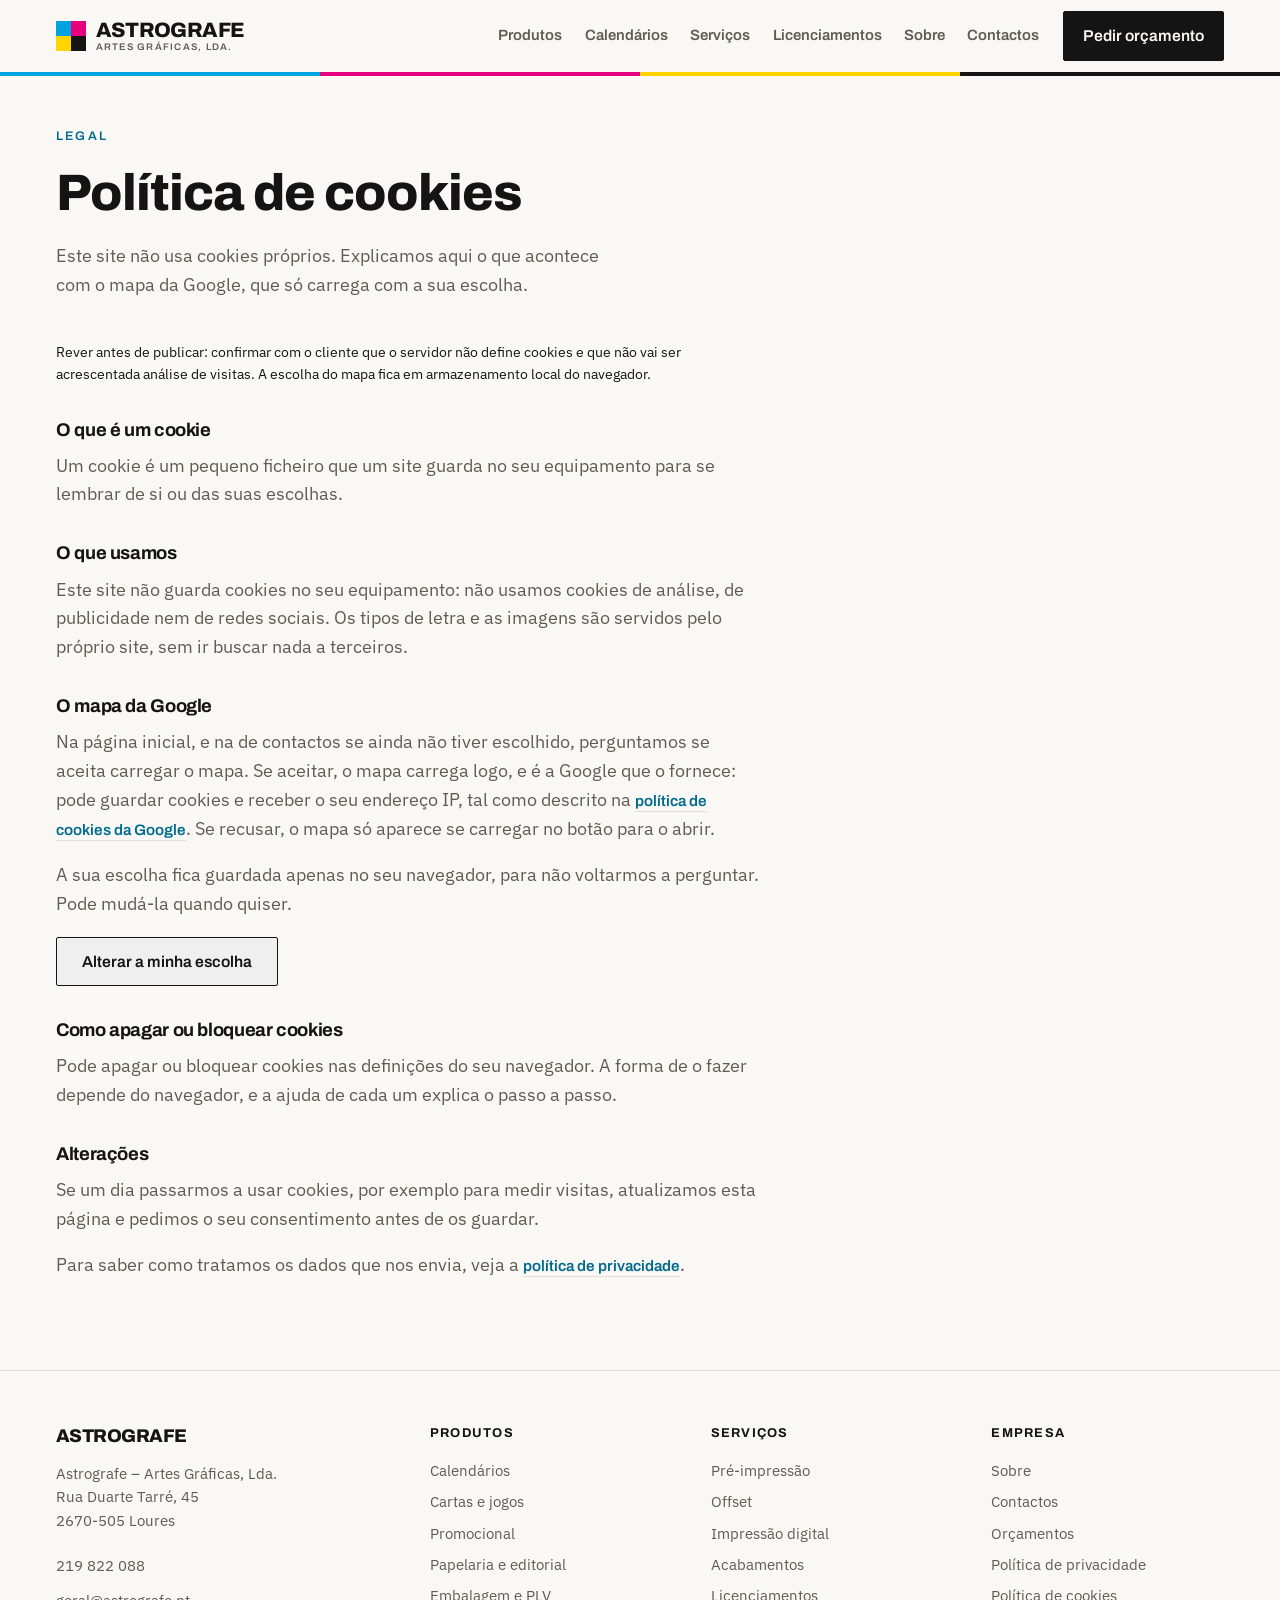
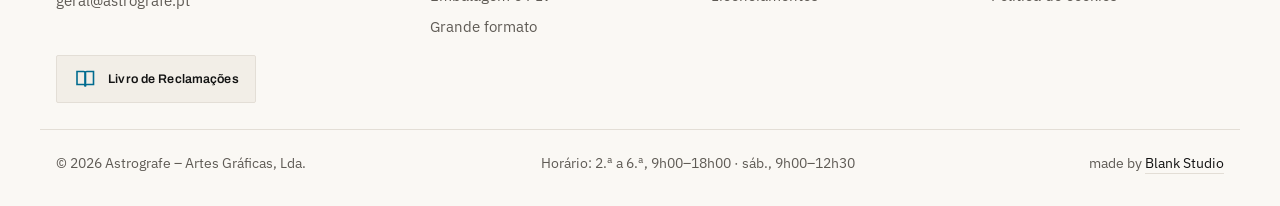
<file: cookies/index.html>
<!doctype html>
<html lang="pt-PT">
<head>
<meta charset="utf-8">
<script>document.documentElement.classList.add("js")</script>
<meta name="viewport" content="width=device-width, initial-scale=1">
<meta name="robots" content="index, follow">
<title>Política de cookies | Astrografe</title>
<meta name="description" content="Este site não usa cookies próprios. Saiba o que acontece com o mapa da Google na página de contactos.">
<link rel="canonical" href="https://astrografe.pt/cookies/">

<meta property="og:type" content="website">
<meta property="og:title" content="Política de cookies | Astrografe">
<meta property="og:description" content="Este site não usa cookies próprios. Saiba o que acontece com o mapa da Google na página de contactos.">
<meta property="og:url" content="https://astrografe.pt/cookies/">
<meta property="og:locale" content="pt_PT">
<meta property="og:image" content="https://astrografe.pt/assets/img/og.png">
<meta property="og:image:width" content="1200">
<meta property="og:image:height" content="630">
<meta property="og:image:alt" content="Astrografe, artes gráficas em Loures desde 1980">
<meta name="twitter:card" content="summary_large_image">

<link rel="icon" href="../favicon.svg" type="image/svg+xml">
<link rel="icon" href="../favicon.ico" sizes="32x32">
<link rel="apple-touch-icon" href="../apple-touch-icon.png">

<link rel="preload" href="../assets/fonts/archivo.woff2" as="font" type="font/woff2" crossorigin>
<link rel="preload" href="../assets/fonts/plex-sans.woff2" as="font" type="font/woff2" crossorigin>
<link rel="stylesheet" href="../assets/css/estilo.css?v=77">
</head>
<body>

<a class="salta" href="#conteudo">Saltar para o conteúdo</a>

<header class="topo">
  <div class="wrap topo-in">
    <a class="marca" href="../">
      <span class="marca-selo" aria-hidden="true"><i></i><i></i><i></i><i></i></span>
      <span class="marca-txt">
        <span class="marca-nome">Astrografe</span>
        <span class="marca-sub">Artes Gráficas, Lda.</span>
      </span>
    </a>

    <nav class="nav" id="nav" aria-label="Navegação principal">
      <div class="tem-menu">
        <a href="../produtos/">Produtos</a>
        <div class="submenu">
          <div class="submenu-caixa">
            <a href="../produtos/#cartas-e-jogos">Cartas e jogos</a>
            <a href="../produtos/#promocional">Promocional</a>
            <a href="../produtos/#papelaria-e-editorial">Papelaria e editorial</a>
            <a href="../produtos/#embalagem-e-plv">Embalagem e PLV</a>
            <a href="../produtos/#grande-formato-e-etiquetas">Grande formato</a>
            <span class="submenu-faixa" aria-hidden="true"><i></i><i></i><i></i><i></i></span>
          </div>
        </div>
      </div>
      <a href="../calendarios/">Calendários</a>
      <div class="tem-menu">
        <a href="../servicos/">Serviços</a>
        <div class="submenu">
          <div class="submenu-caixa">
            <a href="../servicos/#pre-impressao">Pré-impressão</a>
            <a href="../servicos/#offset">Offset</a>
            <a href="../servicos/#impressao-digital">Impressão digital</a>
            <a href="../servicos/#acabamentos">Acabamentos</a>
            <span class="submenu-faixa" aria-hidden="true"><i></i><i></i><i></i><i></i></span>
          </div>
        </div>
      </div>
      <a href="../licenciamentos/">Licenciamentos</a>
      <a href="../sobre/">Sobre</a>
      <a href="../contactos/">Contactos</a>
      <div class="nav-pe">
        <a class="btn btn-tinta" href="../orcamento/">Pedir orçamento</a>
        <a class="cta-tel" href="tel:+351219822088">219 822 088</a>
      </div>
    </nav>

    <a class="btn btn-tinta topo-cta" href="../orcamento/">Pedir orçamento</a>

    <button class="burger" id="burger" aria-label="Abrir menu" aria-expanded="false" aria-controls="nav">
      <span></span><span></span><span></span>
    </button>
  </div>

  <!-- barra de controlo de cor: fecha o cabecalho e acompanha o scroll -->
  <div class="barra-cor" aria-hidden="true"><span></span><span></span><span></span><span></span></div>
</header>

<main id="conteudo">

<section class="pag-topo">
  <div class="wrap">
    <p class="sobre-titulo">Legal</p>
    <h1>Política de cookies</h1>
    <p class="lead">Este site não usa cookies próprios. Explicamos aqui o que acontece com o mapa da Google, que só carrega com a sua escolha.</p>
  </div>
</section>

<section class="legal">
  <div class="wrap legal-in">
    <p class="cartao-nota">Rever antes de publicar: confirmar com o cliente que o servidor não define cookies e que não vai ser acrescentada análise de visitas. A escolha do mapa fica em armazenamento local do navegador.</p>

    <h2>O que é um cookie</h2>
    <p>Um cookie é um pequeno ficheiro que um site guarda no seu equipamento para se lembrar de si ou das suas escolhas.</p>

    <h2>O que usamos</h2>
    <p>Este site não guarda cookies no seu equipamento: não usamos cookies de análise, de publicidade nem de redes sociais. Os tipos de letra e as imagens são servidos pelo próprio site, sem ir buscar nada a terceiros.</p>

    <h2>O mapa da Google</h2>
    <p>Na página inicial, e na de contactos se ainda não tiver escolhido, perguntamos se aceita carregar o mapa. Se aceitar, o mapa carrega logo, e é a Google que o fornece: pode guardar cookies e receber o seu endereço IP, tal como descrito na <a class="link" href="https://policies.google.com/technologies/cookies" target="_blank" rel="noopener">política de cookies da Google</a>. Se recusar, o mapa só aparece se carregar no botão para o abrir.</p>
    <p>A sua escolha fica guardada apenas no seu navegador, para não voltarmos a perguntar. Pode mudá-la quando quiser.</p>
    <p><button class="btn btn-linha" type="button" data-mudar-escolha>Alterar a minha escolha</button></p>
    <p class="peq-estado" data-escolha-estado aria-live="polite"></p>

    <h2>Como apagar ou bloquear cookies</h2>
    <p>Pode apagar ou bloquear cookies nas definições do seu navegador. A forma de o fazer depende do navegador, e a ajuda de cada um explica o passo a passo.</p>

    <h2>Alterações</h2>
    <p>Se um dia passarmos a usar cookies, por exemplo para medir visitas, atualizamos esta página e pedimos o seu consentimento antes de os guardar.</p>

    <p>Para saber como tratamos os dados que nos envia, veja a <a class="link" href="../privacidade/">política de privacidade</a>.</p>
  </div>
</section>

</main>

<footer class="pe">
  <div class="wrap pe-in">
    <div class="pe-col pe-marca">
      <span class="marca-nome">Astrografe</span>
      <p>Astrografe – Artes Gráficas, Lda.<br>Rua Duarte Tarré, 45<br>2670-505 Loures</p>
      <p>
        <a href="tel:+351219822088">219 822 088</a>
        <a href="mailto:geral@astrografe.pt">geral@astrografe.pt</a>
      </p>

      <!-- substituir pelo selo oficial descarregado em livroreclamacoes.pt -->
      <a class="selo-lr" href="https://www.livroreclamacoes.pt/inicio" target="_blank" rel="noopener">
        <svg viewBox="0 0 24 24" fill="none" stroke="currentColor" stroke-width="1.6" aria-hidden="true">
          <path d="M4 4.5h6.5a2 2 0 0 1 2 2v13a2 2 0 0 0-2-2H4z"/>
          <path d="M20.5 4.5H14a2 2 0 0 0-2 2v13a2 2 0 0 1 2-2h6.5z"/>
        </svg>
        <span>Livro de Reclamações</span>
      </a>
    </div>

    <div class="pe-col">
      <h2>Produtos</h2>
      <a href="../calendarios/">Calendários</a>
      <a href="../produtos/#cartas-e-jogos">Cartas e jogos</a>
      <a href="../produtos/#promocional">Promocional</a>
      <a href="../produtos/#papelaria-e-editorial">Papelaria e editorial</a>
      <a href="../produtos/#embalagem-e-plv">Embalagem e PLV</a>
      <a href="../produtos/#grande-formato-e-etiquetas">Grande formato</a>
    </div>

    <div class="pe-col">
      <h2>Serviços</h2>
      <a href="../servicos/#pre-impressao">Pré-impressão</a>
      <a href="../servicos/#offset">Offset</a>
      <a href="../servicos/#impressao-digital">Impressão digital</a>
      <a href="../servicos/#acabamentos">Acabamentos</a>
      <a href="../licenciamentos/">Licenciamentos</a>
    </div>

    <div class="pe-col">
      <h2>Empresa</h2>
      <a href="../sobre/">Sobre</a>
      <a href="../contactos/">Contactos</a>
      <a href="../orcamento/">Orçamentos</a>
      <a href="../privacidade/">Política de privacidade</a>
      <a href="../cookies/">Política de cookies</a>
    </div>
  </div>

  <div class="wrap pe-base">
    <p>&copy; <span id="ano">2026</span> Astrografe – Artes Gráficas, Lda.</p>
    <p>Horário: 2.ª a 6.ª, 9h00–18h00 · sáb., 9h00–12h30</p>
    <p class="pe-cred">made by <a href="https://blankstudios.pt/" target="_blank" rel="noopener">Blank Studio</a></p>
  </div>
</footer>

<!-- marca de registo: em repouso as chapas estao fora de registo, ao passar o rato alinham -->
<button class="subir" id="subir" aria-label="Voltar ao topo" title="Voltar ao topo">
  <svg viewBox="0 0 44 44" aria-hidden="true">
    <circle class="trilho" cx="22" cy="22" r="20"/>
    <circle class="prog" cx="22" cy="22" r="20"/>
    <g class="reg">
      <path class="c" d="M22 7v9"/>
      <path class="m" d="M22 28v9"/>
      <path class="y" d="M7 22h9"/>
      <path class="k" d="M28 22h9"/>
      <circle class="alvo" cx="22" cy="22" r="6.5"/>
    </g>
  </svg>
</button>

<script src="../assets/js/site.js?v=17"></script>

</body>
</html>
</file>
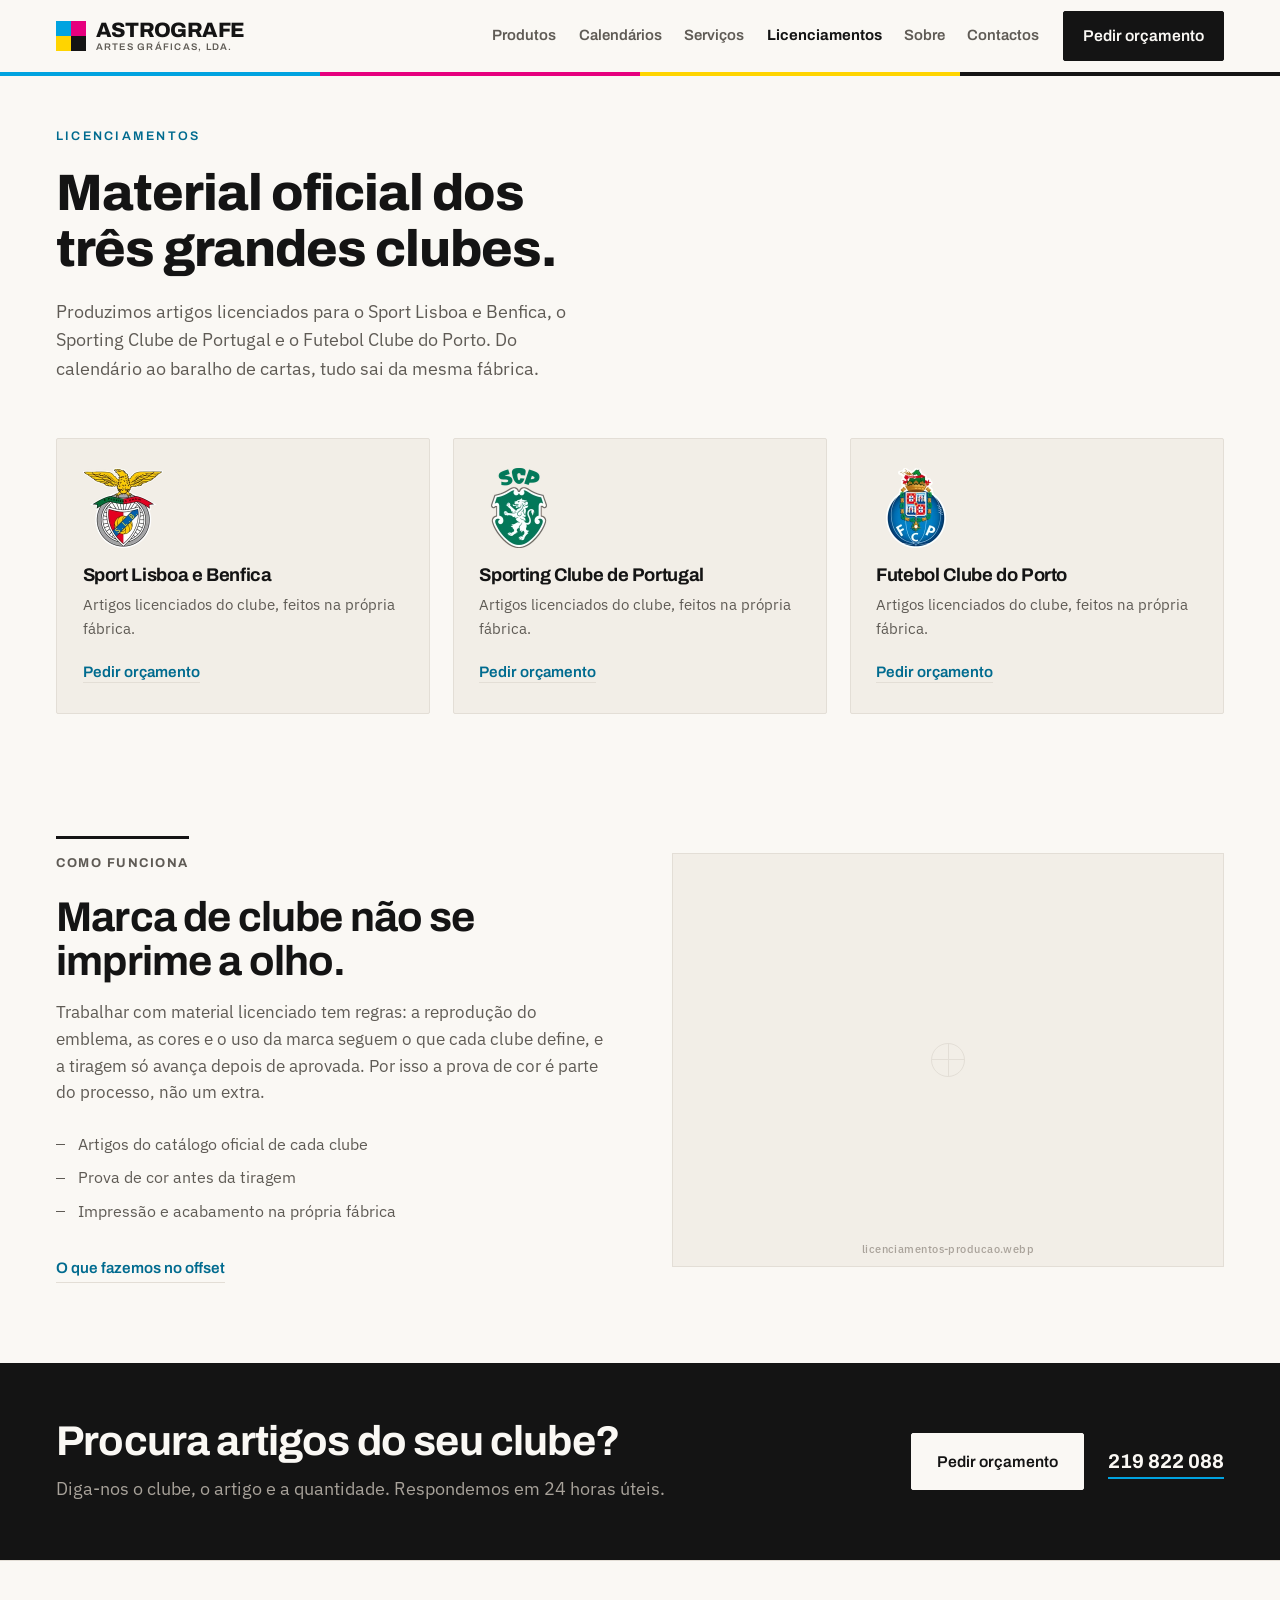
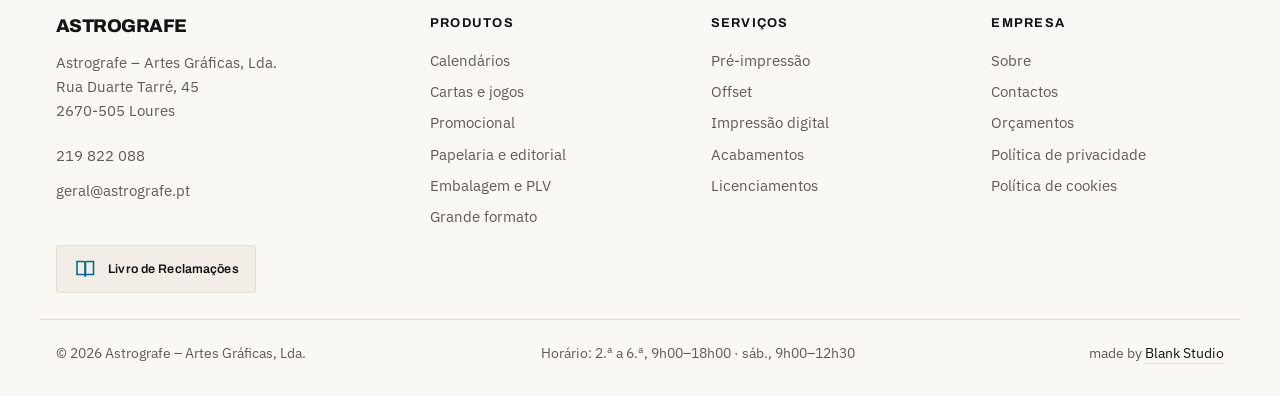
<file: licenciamentos/index.html>
<!doctype html>
<html lang="pt-PT">
<head>
<meta charset="utf-8">
<script>document.documentElement.classList.add("js")</script>
<meta name="viewport" content="width=device-width, initial-scale=1">
<meta name="robots" content="index, follow">
<title>Licenciamentos | Astrografe</title>
<meta name="description" content="Material licenciado dos três maiores clubes portugueses, impresso e acabado em Loures: calendários, cartas, papelaria e mais.">
<link rel="canonical" href="https://astrografe.pt/licenciamentos/">

<meta property="og:type" content="website">
<meta property="og:title" content="Licenciamentos | Astrografe">
<meta property="og:description" content="Material licenciado de Benfica, Sporting e FC Porto, feito na própria fábrica.">
<meta property="og:url" content="https://astrografe.pt/licenciamentos/">
<meta property="og:locale" content="pt_PT">
<meta property="og:image" content="https://astrografe.pt/assets/img/og.png">
<meta property="og:image:width" content="1200">
<meta property="og:image:height" content="630">
<meta property="og:image:alt" content="Astrografe, artes gráficas em Loures desde 1980">
<meta name="twitter:card" content="summary_large_image">

<link rel="icon" href="../favicon.svg" type="image/svg+xml">
<link rel="icon" href="../favicon.ico" sizes="32x32">
<link rel="apple-touch-icon" href="../apple-touch-icon.png">

<link rel="preload" href="../assets/fonts/archivo.woff2" as="font" type="font/woff2" crossorigin>
<link rel="preload" href="../assets/fonts/plex-sans.woff2" as="font" type="font/woff2" crossorigin>
<link rel="stylesheet" href="../assets/css/estilo.css?v=77">
</head>
<body>

<a class="salta" href="#conteudo">Saltar para o conteúdo</a>

<header class="topo">
  <div class="wrap topo-in">
    <a class="marca" href="../">
      <span class="marca-selo" aria-hidden="true"><i></i><i></i><i></i><i></i></span>
      <span class="marca-txt">
        <span class="marca-nome">Astrografe</span>
        <span class="marca-sub">Artes Gráficas, Lda.</span>
      </span>
    </a>

    <nav class="nav" id="nav" aria-label="Navegação principal">
      <div class="tem-menu">
        <a href="../produtos/">Produtos</a>
        <div class="submenu">
          <div class="submenu-caixa">
            <a href="../produtos/#cartas-e-jogos">Cartas e jogos</a>
            <a href="../produtos/#promocional">Promocional</a>
            <a href="../produtos/#papelaria-e-editorial">Papelaria e editorial</a>
            <a href="../produtos/#embalagem-e-plv">Embalagem e PLV</a>
            <a href="../produtos/#grande-formato-e-etiquetas">Grande formato</a>
            <span class="submenu-faixa" aria-hidden="true"><i></i><i></i><i></i><i></i></span>
          </div>
        </div>
      </div>
      <a href="../calendarios/">Calendários</a>
      <div class="tem-menu">
        <a href="../servicos/">Serviços</a>
        <div class="submenu">
          <div class="submenu-caixa">
            <a href="../servicos/#pre-impressao">Pré-impressão</a>
            <a href="../servicos/#offset">Offset</a>
            <a href="../servicos/#impressao-digital">Impressão digital</a>
            <a href="../servicos/#acabamentos">Acabamentos</a>
            <span class="submenu-faixa" aria-hidden="true"><i></i><i></i><i></i><i></i></span>
          </div>
        </div>
      </div>
      <a class="ativo" href="./" aria-current="page">Licenciamentos</a>
      <a href="../sobre/">Sobre</a>
      <a href="../contactos/">Contactos</a>
      <div class="nav-pe">
        <a class="btn btn-tinta" href="../orcamento/">Pedir orçamento</a>
        <a class="cta-tel" href="tel:+351219822088">219 822 088</a>
      </div>
    </nav>

    <a class="btn btn-tinta topo-cta" href="../orcamento/">Pedir orçamento</a>

    <button class="burger" id="burger" aria-label="Abrir menu" aria-expanded="false" aria-controls="nav">
      <span></span><span></span><span></span>
    </button>
  </div>

  <!-- barra de controlo de cor: fecha o cabecalho e acompanha o scroll -->
  <div class="barra-cor" aria-hidden="true"><span></span><span></span><span></span><span></span></div>
</header>

<main id="conteudo">

<section class="pag-topo">
  <div class="wrap">
    <p class="sobre-titulo">Licenciamentos</p>
    <h1>Material oficial dos<br>três grandes clubes.</h1>
    <p class="lead">Produzimos artigos licenciados para o Sport Lisboa e Benfica, o Sporting Clube de Portugal e o Futebol Clube do Porto. Do calendário ao baralho de cartas, tudo sai da mesma fábrica.</p>
  </div>
</section>

<section class="clubes-pag">
  <div class="wrap">
    <ul class="clube-cartoes">
      <li class="clube-cartao" id="benfica">
        <picture>
          <source srcset="../assets/img/emblema-benfica.webp" type="image/webp">
          <img src="../assets/img/emblema-benfica.png" width="80" height="80" alt="Emblema do Sport Lisboa e Benfica" loading="lazy" decoding="async">
        </picture>
        <h2>Sport Lisboa e Benfica</h2>
        <p>Artigos licenciados do clube, feitos na própria fábrica.</p>
        <p class="clube-pe"><a class="link" href="../orcamento/?familia=licenciamentos">Pedir orçamento</a></p>
      </li>
      <li class="clube-cartao" id="sporting">
        <picture>
          <source srcset="../assets/img/emblema-sporting.webp?v=3" type="image/webp">
          <img src="../assets/img/emblema-sporting.png?v=3" width="80" height="80" alt="Emblema do Sporting Clube de Portugal" loading="lazy" decoding="async">
        </picture>
        <h2>Sporting Clube de Portugal</h2>
        <p>Artigos licenciados do clube, feitos na própria fábrica.</p>
        <p class="clube-pe"><a class="link" href="../orcamento/?familia=licenciamentos">Pedir orçamento</a></p>
      </li>
      <li class="clube-cartao" id="porto">
        <picture>
          <source srcset="../assets/img/emblema-porto.webp" type="image/webp">
          <img src="../assets/img/emblema-porto.png" width="80" height="80" alt="Emblema do Futebol Clube do Porto" loading="lazy" decoding="async">
        </picture>
        <h2>Futebol Clube do Porto</h2>
        <p>Artigos licenciados do clube, feitos na própria fábrica.</p>
        <p class="clube-pe"><a class="link" href="../orcamento/?familia=licenciamentos">Pedir orçamento</a></p>
      </li>
    </ul>
  </div>
</section>

<section class="bloco" id="como-funciona">
  <div class="wrap bloco-in">
    <div class="bloco-txt">
      <p class="bloco-n">Como funciona</p>
      <h2>Marca de clube não se imprime a olho.</h2>
      <p class="sub">Trabalhar com material licenciado tem regras: a reprodução do emblema, as cores e o uso da marca seguem o que cada clube define, e a tiragem só avança depois de aprovada. Por isso a prova de cor é parte do processo, não um extra.</p>
      <ul class="lista-marcas">
        <li>Artigos do catálogo oficial de cada clube</li>
        <li>Prova de cor antes da tiragem</li>
        <li>Impressão e acabamento na própria fábrica</li>
      </ul>
      <p class="bloco-pe">
        <a class="link" href="../servicos/#offset">O que fazemos no offset</a>
      </p>
    </div>
    <figure class="bloco-img">
      <div class="ph ph-4x3" data-ficheiro="licenciamentos-producao.webp" data-alt="Material licenciado dos clubes em produção na Astrografe"></div>
    </figure>
  </div>
</section>

<section class="cta">
  <div class="wrap cta-in">
    <div>
      <h2>Procura artigos do seu clube?</h2>
      <p>Diga-nos o clube, o artigo e a quantidade. Respondemos em 24 horas úteis.</p>
    </div>
    <div class="cta-btns">
      <a class="btn btn-papel" href="../orcamento/?familia=licenciamentos">Pedir orçamento</a>
      <a class="cta-tel" href="tel:+351219822088">219 822 088</a>
    </div>
  </div>
</section>

</main>

<footer class="pe">
  <div class="wrap pe-in">
    <div class="pe-col pe-marca">
      <span class="marca-nome">Astrografe</span>
      <p>Astrografe – Artes Gráficas, Lda.<br>Rua Duarte Tarré, 45<br>2670-505 Loures</p>
      <p>
        <a href="tel:+351219822088">219 822 088</a>
        <a href="mailto:geral@astrografe.pt">geral@astrografe.pt</a>
      </p>

      <!-- substituir pelo selo oficial descarregado em livroreclamacoes.pt -->
      <a class="selo-lr" href="https://www.livroreclamacoes.pt/inicio" target="_blank" rel="noopener">
        <svg viewBox="0 0 24 24" fill="none" stroke="currentColor" stroke-width="1.6" aria-hidden="true">
          <path d="M4 4.5h6.5a2 2 0 0 1 2 2v13a2 2 0 0 0-2-2H4z"/>
          <path d="M20.5 4.5H14a2 2 0 0 0-2 2v13a2 2 0 0 1 2-2h6.5z"/>
        </svg>
        <span>Livro de Reclamações</span>
      </a>
    </div>

    <div class="pe-col">
      <h2>Produtos</h2>
      <a href="../calendarios/">Calendários</a>
      <a href="../produtos/#cartas-e-jogos">Cartas e jogos</a>
      <a href="../produtos/#promocional">Promocional</a>
      <a href="../produtos/#papelaria-e-editorial">Papelaria e editorial</a>
      <a href="../produtos/#embalagem-e-plv">Embalagem e PLV</a>
      <a href="../produtos/#grande-formato-e-etiquetas">Grande formato</a>
    </div>

    <div class="pe-col">
      <h2>Serviços</h2>
      <a href="../servicos/#pre-impressao">Pré-impressão</a>
      <a href="../servicos/#offset">Offset</a>
      <a href="../servicos/#impressao-digital">Impressão digital</a>
      <a href="../servicos/#acabamentos">Acabamentos</a>
      <a href="./">Licenciamentos</a>
    </div>

    <div class="pe-col">
      <h2>Empresa</h2>
      <a href="../sobre/">Sobre</a>
      <a href="../contactos/">Contactos</a>
      <a href="../orcamento/">Orçamentos</a>
      <a href="../privacidade/">Política de privacidade</a>
      <a href="../cookies/">Política de cookies</a>
    </div>
  </div>

  <div class="wrap pe-base">
    <p>&copy; <span id="ano">2026</span> Astrografe – Artes Gráficas, Lda.</p>
    <p>Horário: 2.ª a 6.ª, 9h00–18h00 · sáb., 9h00–12h30</p>
    <p class="pe-cred">made by <a href="https://blankstudios.pt/" target="_blank" rel="noopener">Blank Studio</a></p>
  </div>
</footer>

<!-- marca de registo: em repouso as chapas estao fora de registo, ao passar o rato alinham -->
<button class="subir" id="subir" aria-label="Voltar ao topo" title="Voltar ao topo">
  <svg viewBox="0 0 44 44" aria-hidden="true">
    <circle class="trilho" cx="22" cy="22" r="20"/>
    <circle class="prog" cx="22" cy="22" r="20"/>
    <g class="reg">
      <path class="c" d="M22 7v9"/>
      <path class="m" d="M22 28v9"/>
      <path class="y" d="M7 22h9"/>
      <path class="k" d="M28 22h9"/>
      <circle class="alvo" cx="22" cy="22" r="6.5"/>
    </g>
  </svg>
</button>

<script src="../assets/js/site.js?v=17"></script>

</body>
</html>
</file>
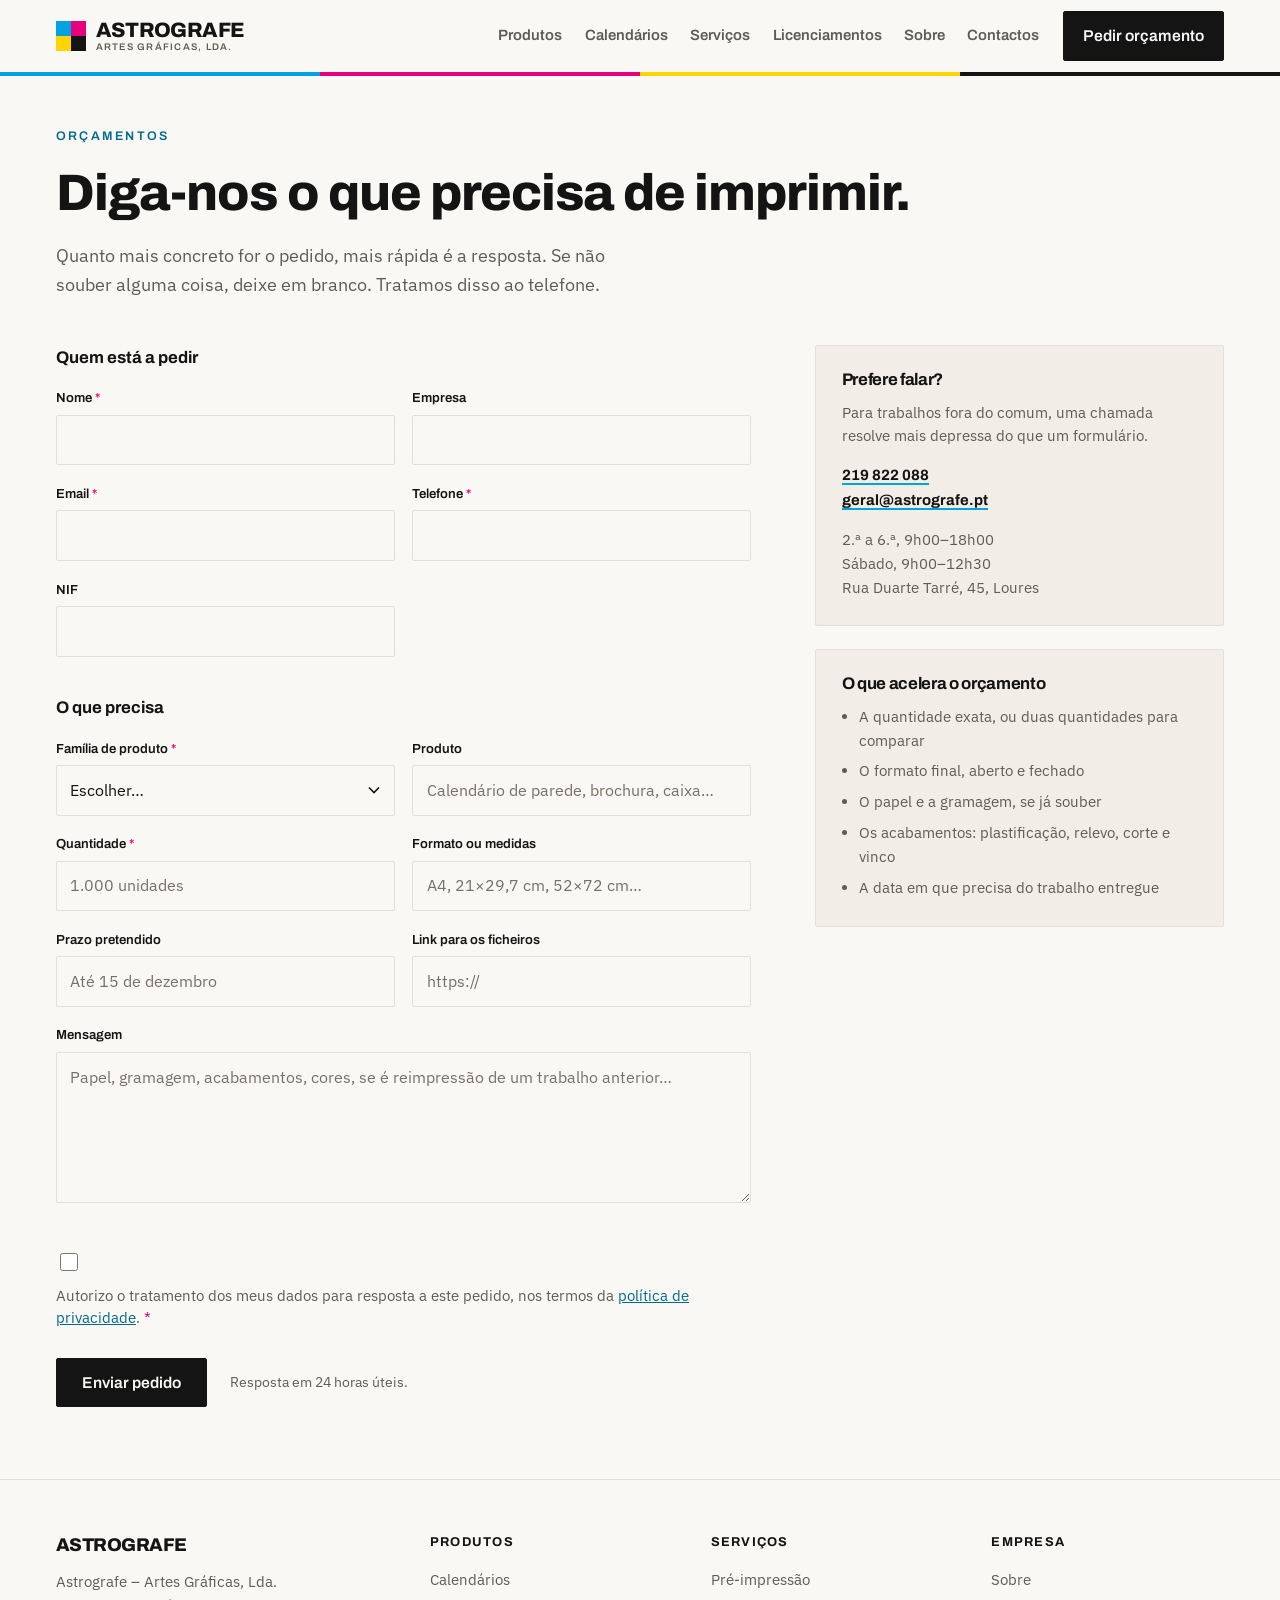
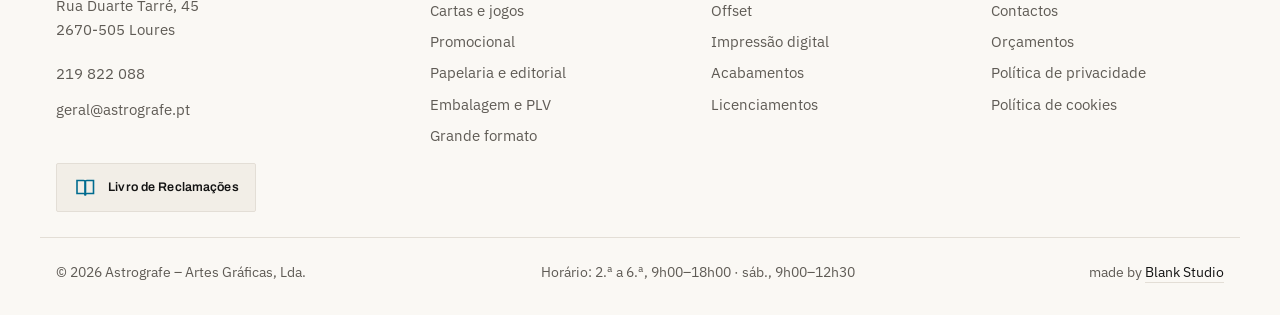
<file: orcamento/index.html>
<!doctype html>
<html lang="pt-PT">
<head>
<meta charset="utf-8">
<script>document.documentElement.classList.add("js")</script>
<meta name="viewport" content="width=device-width, initial-scale=1">
<meta name="robots" content="index, follow">
<title>Pedir orçamento | Astrografe</title>
<meta name="description" content="Peça um orçamento à Astrografe. Diga-nos o produto, a quantidade e o formato e respondemos em 24 horas úteis. Offset e digital em Loures desde 1980.">
<link rel="canonical" href="https://astrografe.pt/orcamento/">

<meta property="og:type" content="website">
<meta property="og:title" content="Pedir orçamento | Astrografe">
<meta property="og:description" content="Diga-nos o produto, a quantidade e o formato. Respondemos em 24 horas úteis.">
<meta property="og:url" content="https://astrografe.pt/orcamento/">
<meta property="og:locale" content="pt_PT">
<meta property="og:image" content="https://astrografe.pt/assets/img/og.png">
<meta property="og:image:width" content="1200">
<meta property="og:image:height" content="630">
<meta property="og:image:alt" content="Astrografe, artes gráficas em Loures desde 1980">
<meta name="twitter:card" content="summary_large_image">

<link rel="icon" href="../favicon.svg" type="image/svg+xml">
<link rel="icon" href="../favicon.ico" sizes="32x32">
<link rel="apple-touch-icon" href="../apple-touch-icon.png">

<link rel="preload" href="../assets/fonts/archivo.woff2" as="font" type="font/woff2" crossorigin>
<link rel="preload" href="../assets/fonts/plex-sans.woff2" as="font" type="font/woff2" crossorigin>
<link rel="stylesheet" href="../assets/css/estilo.css?v=77">
</head>
<body>

<a class="salta" href="#conteudo">Saltar para o conteúdo</a>

<header class="topo">
  <div class="wrap topo-in">
    <a class="marca" href="../">
      <span class="marca-selo" aria-hidden="true"><i></i><i></i><i></i><i></i></span>
      <span class="marca-txt">
        <span class="marca-nome">Astrografe</span>
        <span class="marca-sub">Artes Gráficas, Lda.</span>
      </span>
    </a>

    <nav class="nav" id="nav" aria-label="Navegação principal">
      <div class="tem-menu">
        <a href="../produtos/">Produtos</a>
        <div class="submenu">
          <div class="submenu-caixa">
            <a href="../produtos/#cartas-e-jogos">Cartas e jogos</a>
            <a href="../produtos/#promocional">Promocional</a>
            <a href="../produtos/#papelaria-e-editorial">Papelaria e editorial</a>
            <a href="../produtos/#embalagem-e-plv">Embalagem e PLV</a>
            <a href="../produtos/#grande-formato-e-etiquetas">Grande formato</a>
            <span class="submenu-faixa" aria-hidden="true"><i></i><i></i><i></i><i></i></span>
          </div>
        </div>
      </div>
      <a href="../calendarios/">Calendários</a>
      <div class="tem-menu">
        <a href="../servicos/">Serviços</a>
        <div class="submenu">
          <div class="submenu-caixa">
            <a href="../servicos/#pre-impressao">Pré-impressão</a>
            <a href="../servicos/#offset">Offset</a>
            <a href="../servicos/#impressao-digital">Impressão digital</a>
            <a href="../servicos/#acabamentos">Acabamentos</a>
            <span class="submenu-faixa" aria-hidden="true"><i></i><i></i><i></i><i></i></span>
          </div>
        </div>
      </div>
      <a href="../licenciamentos/">Licenciamentos</a>
      <a href="../sobre/">Sobre</a>
      <a href="../contactos/">Contactos</a>
      <div class="nav-pe">
        <a class="btn btn-tinta" href="./">Pedir orçamento</a>
        <a class="cta-tel" href="tel:+351219822088">219 822 088</a>
      </div>
    </nav>

    <a class="btn btn-tinta topo-cta" href="./">Pedir orçamento</a>

    <button class="burger" id="burger" aria-label="Abrir menu" aria-expanded="false" aria-controls="nav">
      <span></span><span></span><span></span>
    </button>
  </div>

  <!-- barra de controlo de cor: fecha o cabecalho e acompanha o scroll -->
  <div class="barra-cor" aria-hidden="true"><span></span><span></span><span></span><span></span></div>
</header>

<main id="conteudo">

<section class="pag-topo">
  <div class="wrap">
    <p class="sobre-titulo">Orçamentos</p>
    <h1>Diga-nos o que precisa de imprimir.</h1>
    <p class="lead">Quanto mais concreto for o pedido, mais rápida é a resposta. Se não souber alguma coisa, deixe em branco. Tratamos disso ao telefone.</p>
  </div>
</section>

<section class="orc">
  <div class="wrap orc-in">

    <form class="form" id="form-orcamento" data-envio="Pedido enviado. Respondemos em 24 horas úteis." action="https://api.web3forms.com/submit" method="POST" novalidate>
      <input type="hidden" name="access_key" value="ACCESS_KEY_AQUI">
      <input type="hidden" name="subject" value="Pedido de orçamento pelo site">
      <input type="hidden" name="from_name" value="astrografe.pt">
      <input type="checkbox" name="botcheck" class="mel" tabindex="-1" autocomplete="off" aria-hidden="true">

      <fieldset>
        <legend>Quem está a pedir</legend>
        <div class="campos">
          <p class="campo campo-2">
            <label for="nome">Nome <abbr title="obrigatório">*</abbr></label>
            <input type="text" id="nome" name="nome" autocomplete="name" required>
          </p>
          <p class="campo campo-2">
            <label for="empresa">Empresa</label>
            <input type="text" id="empresa" name="empresa" autocomplete="organization">
          </p>
          <p class="campo campo-2">
            <label for="email">Email <abbr title="obrigatório">*</abbr></label>
            <input type="email" id="email" name="email" autocomplete="email" required>
          </p>
          <p class="campo campo-2">
            <label for="telefone">Telefone <abbr title="obrigatório">*</abbr></label>
            <input type="tel" id="telefone" name="telefone" autocomplete="tel" required>
          </p>
          <p class="campo campo-2">
            <label for="nif">NIF</label>
            <input type="text" id="nif" name="nif" inputmode="numeric" maxlength="9">
          </p>
        </div>
      </fieldset>

      <fieldset>
        <legend>O que precisa</legend>
        <div class="campos">
          <p class="campo campo-2">
            <label for="familia">Família de produto <abbr title="obrigatório">*</abbr></label>
            <select id="familia" name="familia" required>
              <option value="">Escolher…</option>
              <option value="calendarios">Calendários</option>
              <option value="cartas-e-jogos">Cartas e jogos</option>
              <option value="promocional">Promocional</option>
              <option value="papelaria-e-editorial">Papelaria e editorial</option>
              <option value="embalagem-e-plv">Embalagem e PLV</option>
              <option value="grande-formato-e-etiquetas">Grande formato e etiquetas</option>
              <option value="licenciamentos">Material licenciado de clubes</option>
              <option value="outro">Outro</option>
            </select>
          </p>
          <p class="campo campo-2">
            <label for="produto">Produto</label>
            <input type="text" id="produto" name="produto" placeholder="Calendário de parede, brochura, caixa…">
          </p>
          <p class="campo campo-2">
            <label for="quantidade">Quantidade <abbr title="obrigatório">*</abbr></label>
            <input type="text" id="quantidade" name="quantidade" placeholder="1.000 unidades" required>
          </p>
          <p class="campo campo-2">
            <label for="formato">Formato ou medidas</label>
            <input type="text" id="formato" name="formato" placeholder="A4, 21×29,7 cm, 52×72 cm…">
          </p>
          <p class="campo campo-2">
            <label for="prazo">Prazo pretendido</label>
            <input type="text" id="prazo" name="prazo" placeholder="Até 15 de dezembro">
          </p>
          <p class="campo campo-2">
            <label for="ficheiros">Link para os ficheiros</label>
            <input type="url" id="ficheiros" name="ficheiros" placeholder="https://">
          </p>
          <p class="campo">
            <label for="mensagem">Mensagem</label>
            <textarea id="mensagem" name="mensagem" rows="5" placeholder="Papel, gramagem, acabamentos, cores, se é reimpressão de um trabalho anterior…"></textarea>
          </p>
        </div>
      </fieldset>

      <p class="campo-check">
        <input type="checkbox" id="privacidade" name="privacidade" value="Aceite" required>
        <label for="privacidade">Autorizo o tratamento dos meus dados para resposta a este pedido, nos termos da <a href="../privacidade/">política de privacidade</a>. <abbr title="obrigatório">*</abbr></label>
      </p>

      <div class="form-pe">
        <button class="btn btn-tinta" type="submit">Enviar pedido</button>
        <span class="form-nota">Resposta em 24 horas úteis.</span>
      </div>

      <p class="form-aviso" id="form-aviso" role="status" aria-live="polite"></p>
    </form>

    <aside class="orc-lado">
      <div class="cartao">
        <h2>Prefere falar?</h2>
        <p>Para trabalhos fora do comum, uma chamada resolve mais depressa do que um formulário.</p>
        <p class="cartao-destaque">
          <a href="tel:+351219822088">219 822 088</a><br>
          <a href="mailto:geral@astrografe.pt">geral@astrografe.pt</a>
        </p>
        <p class="cartao-nota">2.ª a 6.ª, 9h00–18h00<br>Sábado, 9h00–12h30<br>Rua Duarte Tarré, 45, Loures</p>
      </div>

      <div class="cartao">
        <h2>O que acelera o orçamento</h2>
        <ul class="lista-seca">
          <li>A quantidade exata, ou duas quantidades para comparar</li>
          <li>O formato final, aberto e fechado</li>
          <li>O papel e a gramagem, se já souber</li>
          <li>Os acabamentos: plastificação, relevo, corte e vinco</li>
          <li>A data em que precisa do trabalho entregue</li>
        </ul>
      </div>
    </aside>

  </div>
</section>

</main>

<footer class="pe">
  <div class="wrap pe-in">
    <div class="pe-col pe-marca">
      <span class="marca-nome">Astrografe</span>
      <p>Astrografe – Artes Gráficas, Lda.<br>Rua Duarte Tarré, 45<br>2670-505 Loures</p>
      <p>
        <a href="tel:+351219822088">219 822 088</a>
        <a href="mailto:geral@astrografe.pt">geral@astrografe.pt</a>
      </p>

      <!-- substituir pelo selo oficial descarregado em livroreclamacoes.pt -->
      <a class="selo-lr" href="https://www.livroreclamacoes.pt/inicio" target="_blank" rel="noopener">
        <svg viewBox="0 0 24 24" fill="none" stroke="currentColor" stroke-width="1.6" aria-hidden="true">
          <path d="M4 4.5h6.5a2 2 0 0 1 2 2v13a2 2 0 0 0-2-2H4z"/>
          <path d="M20.5 4.5H14a2 2 0 0 0-2 2v13a2 2 0 0 1 2-2h6.5z"/>
        </svg>
        <span>Livro de Reclamações</span>
      </a>
    </div>

    <div class="pe-col">
      <h2>Produtos</h2>
      <a href="../calendarios/">Calendários</a>
      <a href="../produtos/">Cartas e jogos</a>
      <a href="../produtos/">Promocional</a>
      <a href="../produtos/">Papelaria e editorial</a>
      <a href="../produtos/">Embalagem e PLV</a>
      <a href="../produtos/">Grande formato</a>
    </div>

    <div class="pe-col">
      <h2>Serviços</h2>
      <a href="../servicos/#pre-impressao">Pré-impressão</a>
      <a href="../servicos/#offset">Offset</a>
      <a href="../servicos/#impressao-digital">Impressão digital</a>
      <a href="../servicos/#acabamentos">Acabamentos</a>
      <a href="../licenciamentos/">Licenciamentos</a>
    </div>

    <div class="pe-col">
      <h2>Empresa</h2>
      <a href="../sobre/">Sobre</a>
      <a href="../contactos/">Contactos</a>
      <a href="./">Orçamentos</a>
      <a href="../privacidade/">Política de privacidade</a>
      <a href="../cookies/">Política de cookies</a>
    </div>
  </div>

  <div class="wrap pe-base">
    <p>&copy; <span id="ano">2026</span> Astrografe – Artes Gráficas, Lda.</p>
    <p>Horário: 2.ª a 6.ª, 9h00–18h00 · sáb., 9h00–12h30</p>
    <p class="pe-cred">made by <a href="https://blankstudios.pt/" target="_blank" rel="noopener">Blank Studio</a></p>
  </div>
</footer>

<!-- marca de registo: em repouso as chapas estao fora de registo, ao passar o rato alinham -->
<button class="subir" id="subir" aria-label="Voltar ao topo" title="Voltar ao topo">
  <svg viewBox="0 0 44 44" aria-hidden="true">
    <circle class="trilho" cx="22" cy="22" r="20"/>
    <circle class="prog" cx="22" cy="22" r="20"/>
    <g class="reg">
      <path class="c" d="M22 7v9"/>
      <path class="m" d="M22 28v9"/>
      <path class="y" d="M7 22h9"/>
      <path class="k" d="M28 22h9"/>
      <circle class="alvo" cx="22" cy="22" r="6.5"/>
    </g>
  </svg>
</button>

<script src="../assets/js/site.js?v=17"></script>

</body>
</html>
</file>
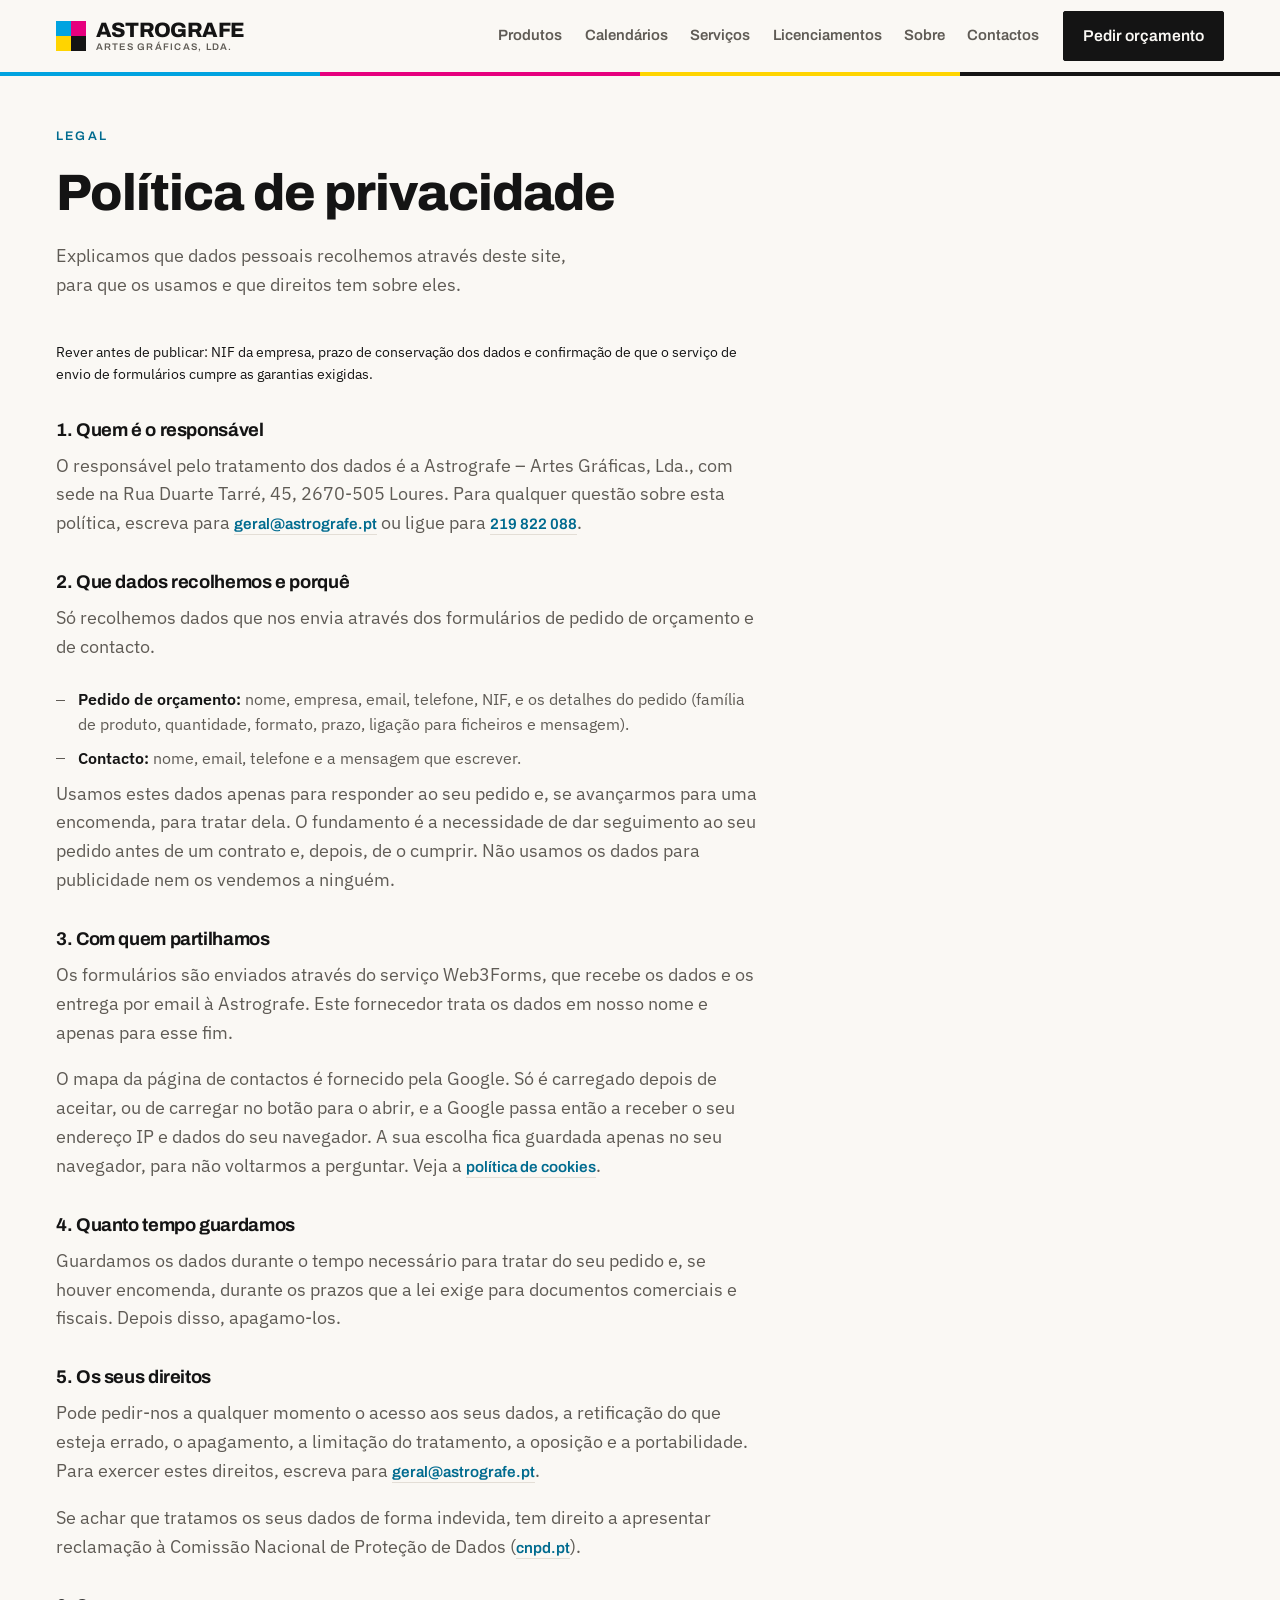
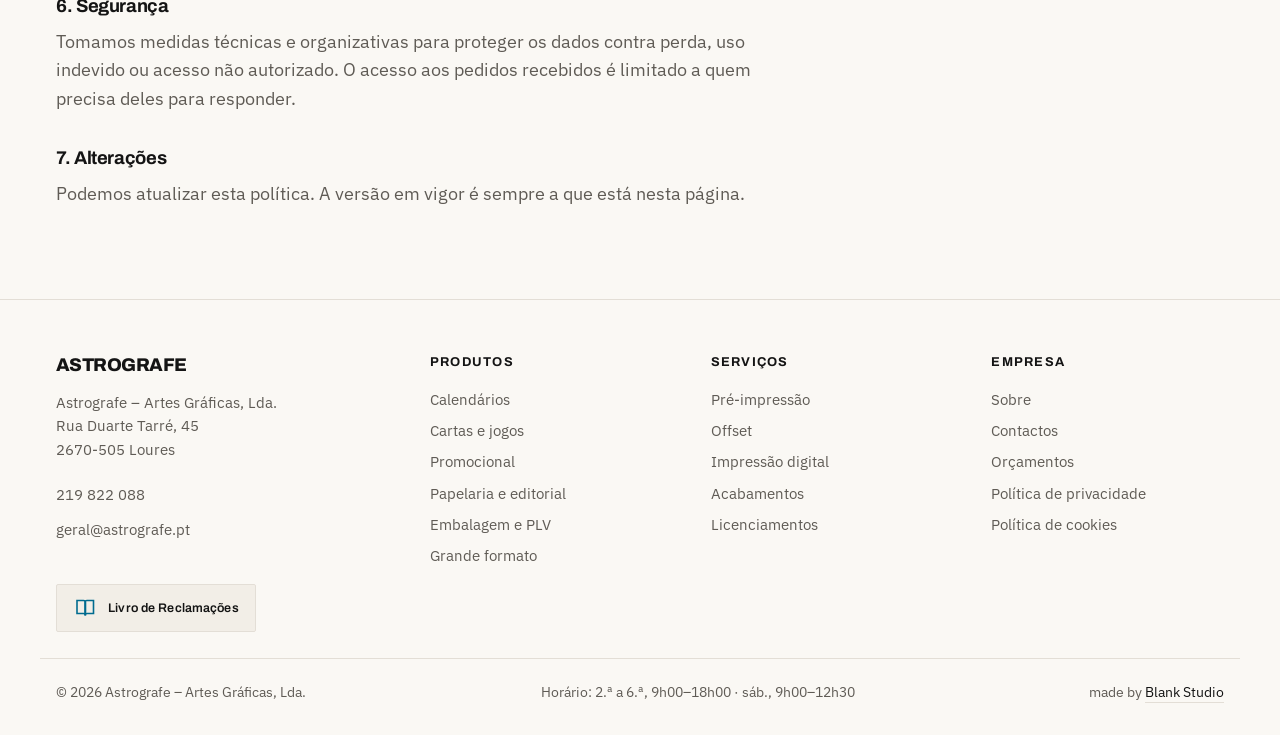
<file: privacidade/index.html>
<!doctype html>
<html lang="pt-PT">
<head>
<meta charset="utf-8">
<script>document.documentElement.classList.add("js")</script>
<meta name="viewport" content="width=device-width, initial-scale=1">
<meta name="robots" content="index, follow">
<title>Política de privacidade | Astrografe</title>
<meta name="description" content="Como a Astrografe trata os dados pessoais recolhidos através dos formulários deste site, e que direitos tem sobre eles.">
<link rel="canonical" href="https://astrografe.pt/privacidade/">

<meta property="og:type" content="website">
<meta property="og:title" content="Política de privacidade | Astrografe">
<meta property="og:description" content="Como a Astrografe trata os dados pessoais recolhidos através dos formulários deste site, e que direitos tem sobre eles.">
<meta property="og:url" content="https://astrografe.pt/privacidade/">
<meta property="og:locale" content="pt_PT">
<meta property="og:image" content="https://astrografe.pt/assets/img/og.png">
<meta property="og:image:width" content="1200">
<meta property="og:image:height" content="630">
<meta property="og:image:alt" content="Astrografe, artes gráficas em Loures desde 1980">
<meta name="twitter:card" content="summary_large_image">

<link rel="icon" href="../favicon.svg" type="image/svg+xml">
<link rel="icon" href="../favicon.ico" sizes="32x32">
<link rel="apple-touch-icon" href="../apple-touch-icon.png">

<link rel="preload" href="../assets/fonts/archivo.woff2" as="font" type="font/woff2" crossorigin>
<link rel="preload" href="../assets/fonts/plex-sans.woff2" as="font" type="font/woff2" crossorigin>
<link rel="stylesheet" href="../assets/css/estilo.css?v=77">
</head>
<body>

<a class="salta" href="#conteudo">Saltar para o conteúdo</a>

<header class="topo">
  <div class="wrap topo-in">
    <a class="marca" href="../">
      <span class="marca-selo" aria-hidden="true"><i></i><i></i><i></i><i></i></span>
      <span class="marca-txt">
        <span class="marca-nome">Astrografe</span>
        <span class="marca-sub">Artes Gráficas, Lda.</span>
      </span>
    </a>

    <nav class="nav" id="nav" aria-label="Navegação principal">
      <div class="tem-menu">
        <a href="../produtos/">Produtos</a>
        <div class="submenu">
          <div class="submenu-caixa">
            <a href="../produtos/#cartas-e-jogos">Cartas e jogos</a>
            <a href="../produtos/#promocional">Promocional</a>
            <a href="../produtos/#papelaria-e-editorial">Papelaria e editorial</a>
            <a href="../produtos/#embalagem-e-plv">Embalagem e PLV</a>
            <a href="../produtos/#grande-formato-e-etiquetas">Grande formato</a>
            <span class="submenu-faixa" aria-hidden="true"><i></i><i></i><i></i><i></i></span>
          </div>
        </div>
      </div>
      <a href="../calendarios/">Calendários</a>
      <div class="tem-menu">
        <a href="../servicos/">Serviços</a>
        <div class="submenu">
          <div class="submenu-caixa">
            <a href="../servicos/#pre-impressao">Pré-impressão</a>
            <a href="../servicos/#offset">Offset</a>
            <a href="../servicos/#impressao-digital">Impressão digital</a>
            <a href="../servicos/#acabamentos">Acabamentos</a>
            <span class="submenu-faixa" aria-hidden="true"><i></i><i></i><i></i><i></i></span>
          </div>
        </div>
      </div>
      <a href="../licenciamentos/">Licenciamentos</a>
      <a href="../sobre/">Sobre</a>
      <a href="../contactos/">Contactos</a>
      <div class="nav-pe">
        <a class="btn btn-tinta" href="../orcamento/">Pedir orçamento</a>
        <a class="cta-tel" href="tel:+351219822088">219 822 088</a>
      </div>
    </nav>

    <a class="btn btn-tinta topo-cta" href="../orcamento/">Pedir orçamento</a>

    <button class="burger" id="burger" aria-label="Abrir menu" aria-expanded="false" aria-controls="nav">
      <span></span><span></span><span></span>
    </button>
  </div>

  <!-- barra de controlo de cor: fecha o cabecalho e acompanha o scroll -->
  <div class="barra-cor" aria-hidden="true"><span></span><span></span><span></span><span></span></div>
</header>

<main id="conteudo">

<section class="pag-topo">
  <div class="wrap">
    <p class="sobre-titulo">Legal</p>
    <h1>Política de privacidade</h1>
    <p class="lead">Explicamos que dados pessoais recolhemos através deste site, para que os usamos e que direitos tem sobre eles.</p>
  </div>
</section>

<section class="legal">
  <div class="wrap legal-in">
    <p class="cartao-nota">Rever antes de publicar: NIF da empresa, prazo de conservação dos dados e confirmação de que o serviço de envio de formulários cumpre as garantias exigidas.</p>

    <h2>1. Quem é o responsável</h2>
    <p>O responsável pelo tratamento dos dados é a Astrografe – Artes Gráficas, Lda., com sede na Rua Duarte Tarré, 45, 2670-505 Loures. Para qualquer questão sobre esta política, escreva para <a class="link" href="mailto:geral@astrografe.pt">geral@astrografe.pt</a> ou ligue para <a class="link" href="tel:+351219822088">219 822 088</a>.</p>

    <h2>2. Que dados recolhemos e porquê</h2>
    <p>Só recolhemos dados que nos envia através dos formulários de pedido de orçamento e de contacto.</p>
    <ul class="lista-marcas">
      <li><strong>Pedido de orçamento:</strong> nome, empresa, email, telefone, NIF, e os detalhes do pedido (família de produto, quantidade, formato, prazo, ligação para ficheiros e mensagem).</li>
      <li><strong>Contacto:</strong> nome, email, telefone e a mensagem que escrever.</li>
    </ul>
    <p>Usamos estes dados apenas para responder ao seu pedido e, se avançarmos para uma encomenda, para tratar dela. O fundamento é a necessidade de dar seguimento ao seu pedido antes de um contrato e, depois, de o cumprir. Não usamos os dados para publicidade nem os vendemos a ninguém.</p>

    <h2>3. Com quem partilhamos</h2>
    <p>Os formulários são enviados através do serviço Web3Forms, que recebe os dados e os entrega por email à Astrografe. Este fornecedor trata os dados em nosso nome e apenas para esse fim.</p>
    <p>O mapa da página de contactos é fornecido pela Google. Só é carregado depois de aceitar, ou de carregar no botão para o abrir, e a Google passa então a receber o seu endereço IP e dados do seu navegador. A sua escolha fica guardada apenas no seu navegador, para não voltarmos a perguntar. Veja a <a class="link" href="../cookies/">política de cookies</a>.</p>

    <h2>4. Quanto tempo guardamos</h2>
    <p>Guardamos os dados durante o tempo necessário para tratar do seu pedido e, se houver encomenda, durante os prazos que a lei exige para documentos comerciais e fiscais. Depois disso, apagamo-los.</p>

    <h2>5. Os seus direitos</h2>
    <p>Pode pedir-nos a qualquer momento o acesso aos seus dados, a retificação do que esteja errado, o apagamento, a limitação do tratamento, a oposição e a portabilidade. Para exercer estes direitos, escreva para <a class="link" href="mailto:geral@astrografe.pt">geral@astrografe.pt</a>.</p>
    <p>Se achar que tratamos os seus dados de forma indevida, tem direito a apresentar reclamação à Comissão Nacional de Proteção de Dados (<a class="link" href="https://www.cnpd.pt" target="_blank" rel="noopener">cnpd.pt</a>).</p>

    <h2>6. Segurança</h2>
    <p>Tomamos medidas técnicas e organizativas para proteger os dados contra perda, uso indevido ou acesso não autorizado. O acesso aos pedidos recebidos é limitado a quem precisa deles para responder.</p>

    <h2>7. Alterações</h2>
    <p>Podemos atualizar esta política. A versão em vigor é sempre a que está nesta página.</p>
  </div>
</section>

</main>

<footer class="pe">
  <div class="wrap pe-in">
    <div class="pe-col pe-marca">
      <span class="marca-nome">Astrografe</span>
      <p>Astrografe – Artes Gráficas, Lda.<br>Rua Duarte Tarré, 45<br>2670-505 Loures</p>
      <p>
        <a href="tel:+351219822088">219 822 088</a>
        <a href="mailto:geral@astrografe.pt">geral@astrografe.pt</a>
      </p>

      <!-- substituir pelo selo oficial descarregado em livroreclamacoes.pt -->
      <a class="selo-lr" href="https://www.livroreclamacoes.pt/inicio" target="_blank" rel="noopener">
        <svg viewBox="0 0 24 24" fill="none" stroke="currentColor" stroke-width="1.6" aria-hidden="true">
          <path d="M4 4.5h6.5a2 2 0 0 1 2 2v13a2 2 0 0 0-2-2H4z"/>
          <path d="M20.5 4.5H14a2 2 0 0 0-2 2v13a2 2 0 0 1 2-2h6.5z"/>
        </svg>
        <span>Livro de Reclamações</span>
      </a>
    </div>

    <div class="pe-col">
      <h2>Produtos</h2>
      <a href="../calendarios/">Calendários</a>
      <a href="../produtos/#cartas-e-jogos">Cartas e jogos</a>
      <a href="../produtos/#promocional">Promocional</a>
      <a href="../produtos/#papelaria-e-editorial">Papelaria e editorial</a>
      <a href="../produtos/#embalagem-e-plv">Embalagem e PLV</a>
      <a href="../produtos/#grande-formato-e-etiquetas">Grande formato</a>
    </div>

    <div class="pe-col">
      <h2>Serviços</h2>
      <a href="../servicos/#pre-impressao">Pré-impressão</a>
      <a href="../servicos/#offset">Offset</a>
      <a href="../servicos/#impressao-digital">Impressão digital</a>
      <a href="../servicos/#acabamentos">Acabamentos</a>
      <a href="../licenciamentos/">Licenciamentos</a>
    </div>

    <div class="pe-col">
      <h2>Empresa</h2>
      <a href="../sobre/">Sobre</a>
      <a href="../contactos/">Contactos</a>
      <a href="../orcamento/">Orçamentos</a>
      <a href="../privacidade/">Política de privacidade</a>
      <a href="../cookies/">Política de cookies</a>
    </div>
  </div>

  <div class="wrap pe-base">
    <p>&copy; <span id="ano">2026</span> Astrografe – Artes Gráficas, Lda.</p>
    <p>Horário: 2.ª a 6.ª, 9h00–18h00 · sáb., 9h00–12h30</p>
    <p class="pe-cred">made by <a href="https://blankstudios.pt/" target="_blank" rel="noopener">Blank Studio</a></p>
  </div>
</footer>

<!-- marca de registo: em repouso as chapas estao fora de registo, ao passar o rato alinham -->
<button class="subir" id="subir" aria-label="Voltar ao topo" title="Voltar ao topo">
  <svg viewBox="0 0 44 44" aria-hidden="true">
    <circle class="trilho" cx="22" cy="22" r="20"/>
    <circle class="prog" cx="22" cy="22" r="20"/>
    <g class="reg">
      <path class="c" d="M22 7v9"/>
      <path class="m" d="M22 28v9"/>
      <path class="y" d="M7 22h9"/>
      <path class="k" d="M28 22h9"/>
      <circle class="alvo" cx="22" cy="22" r="6.5"/>
    </g>
  </svg>
</button>

<script src="../assets/js/site.js?v=17"></script>

</body>
</html>
</file>
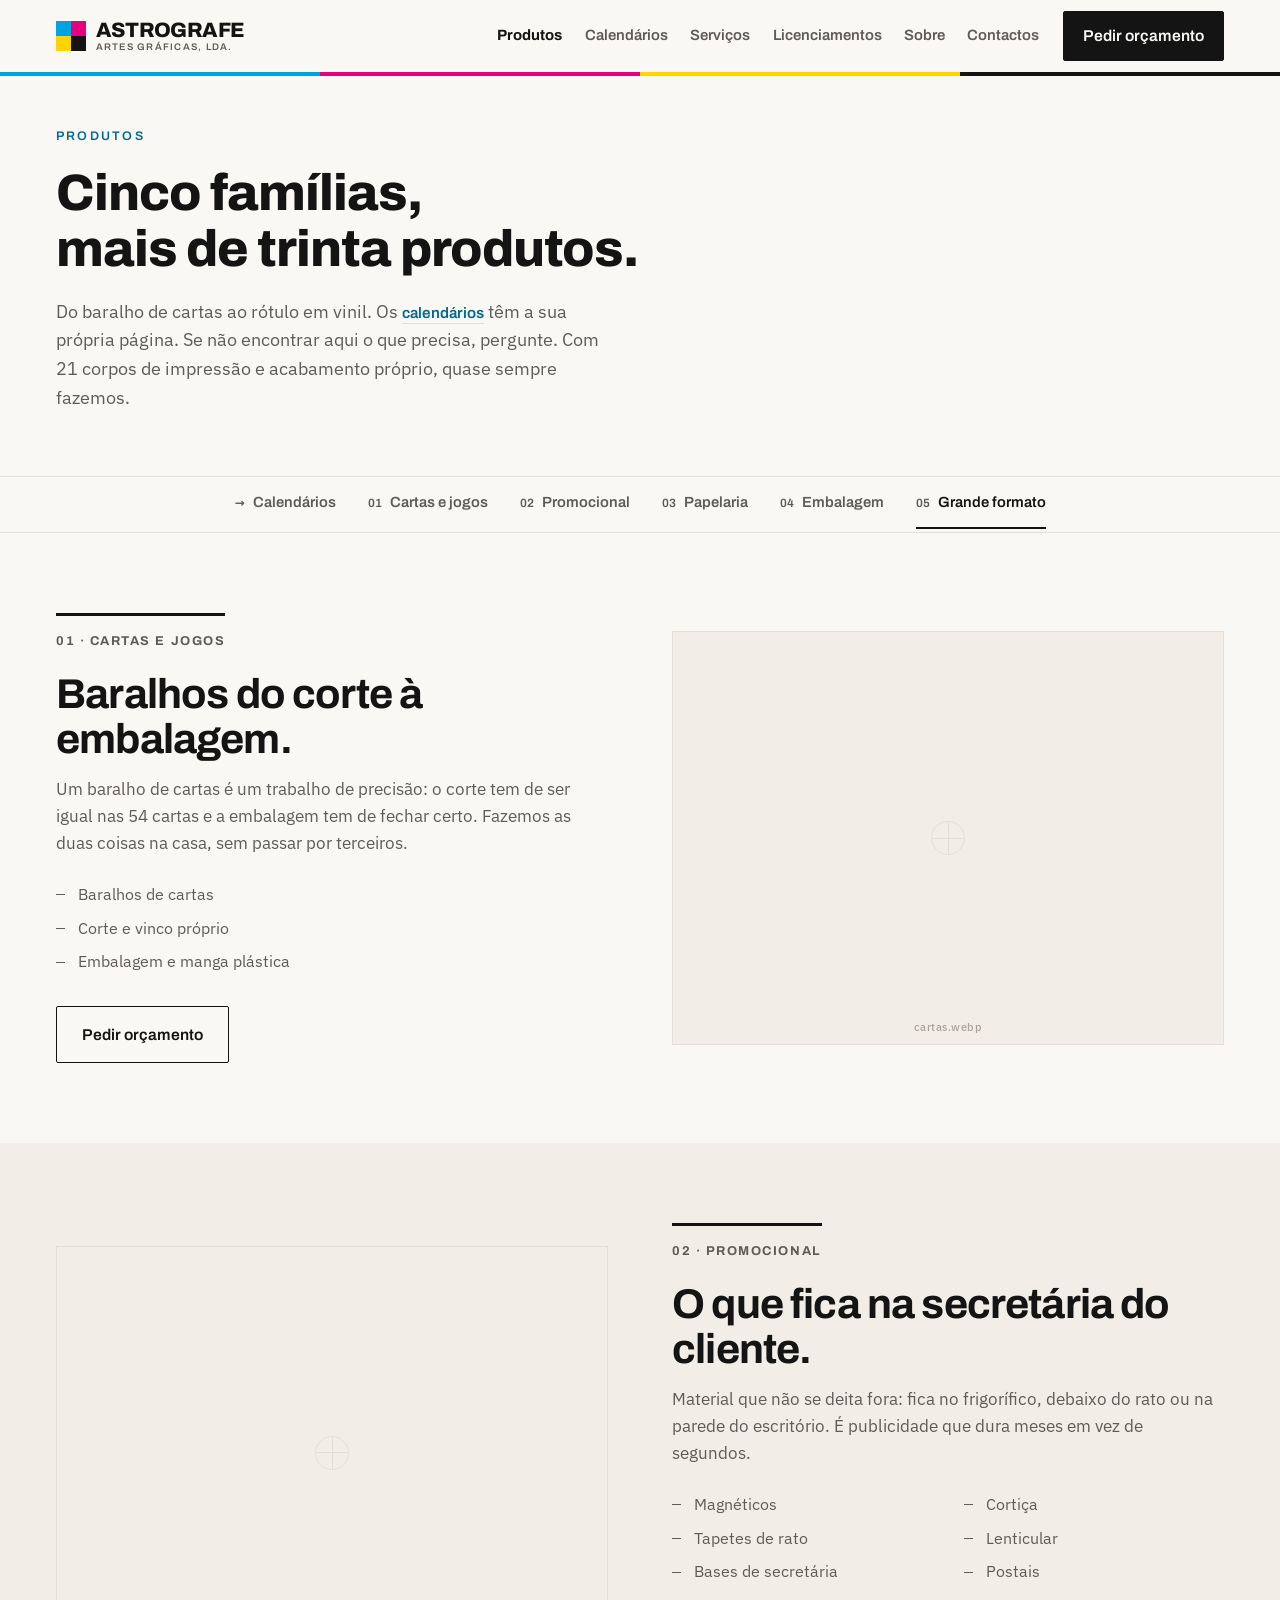
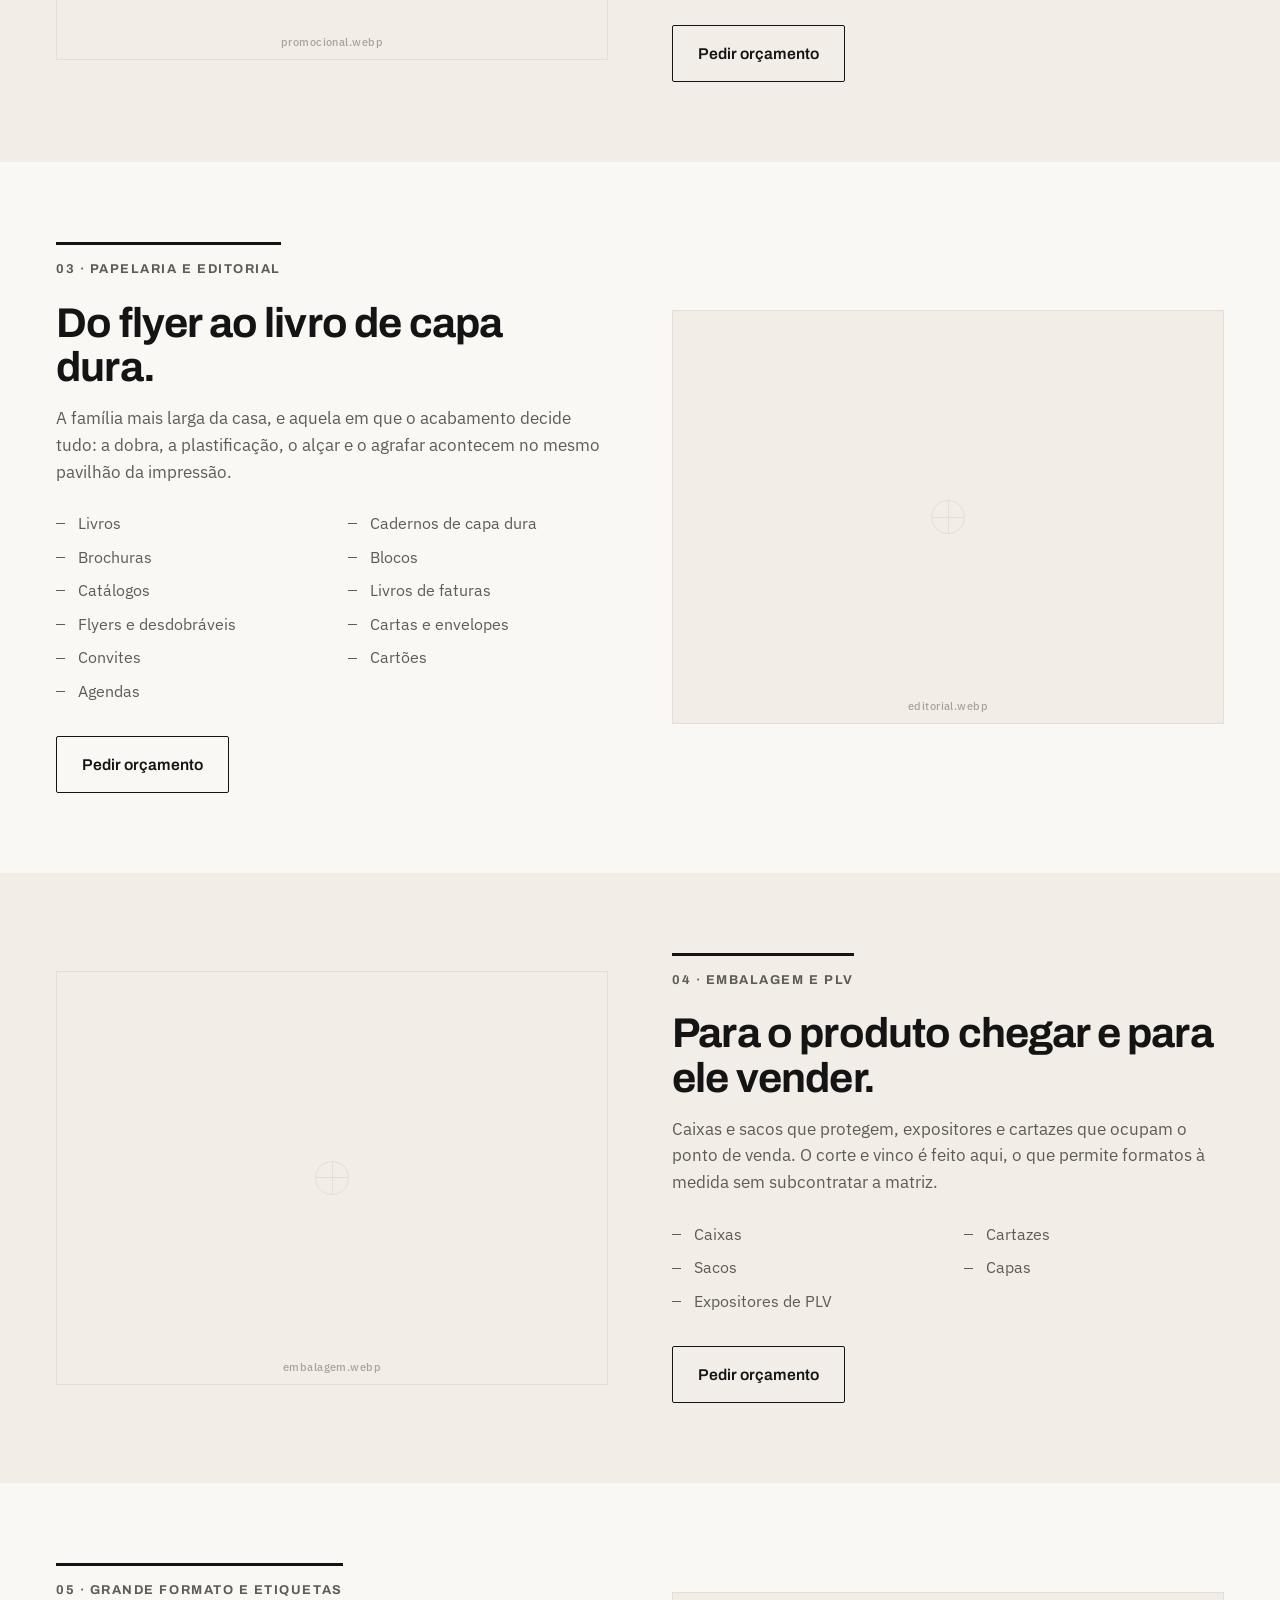
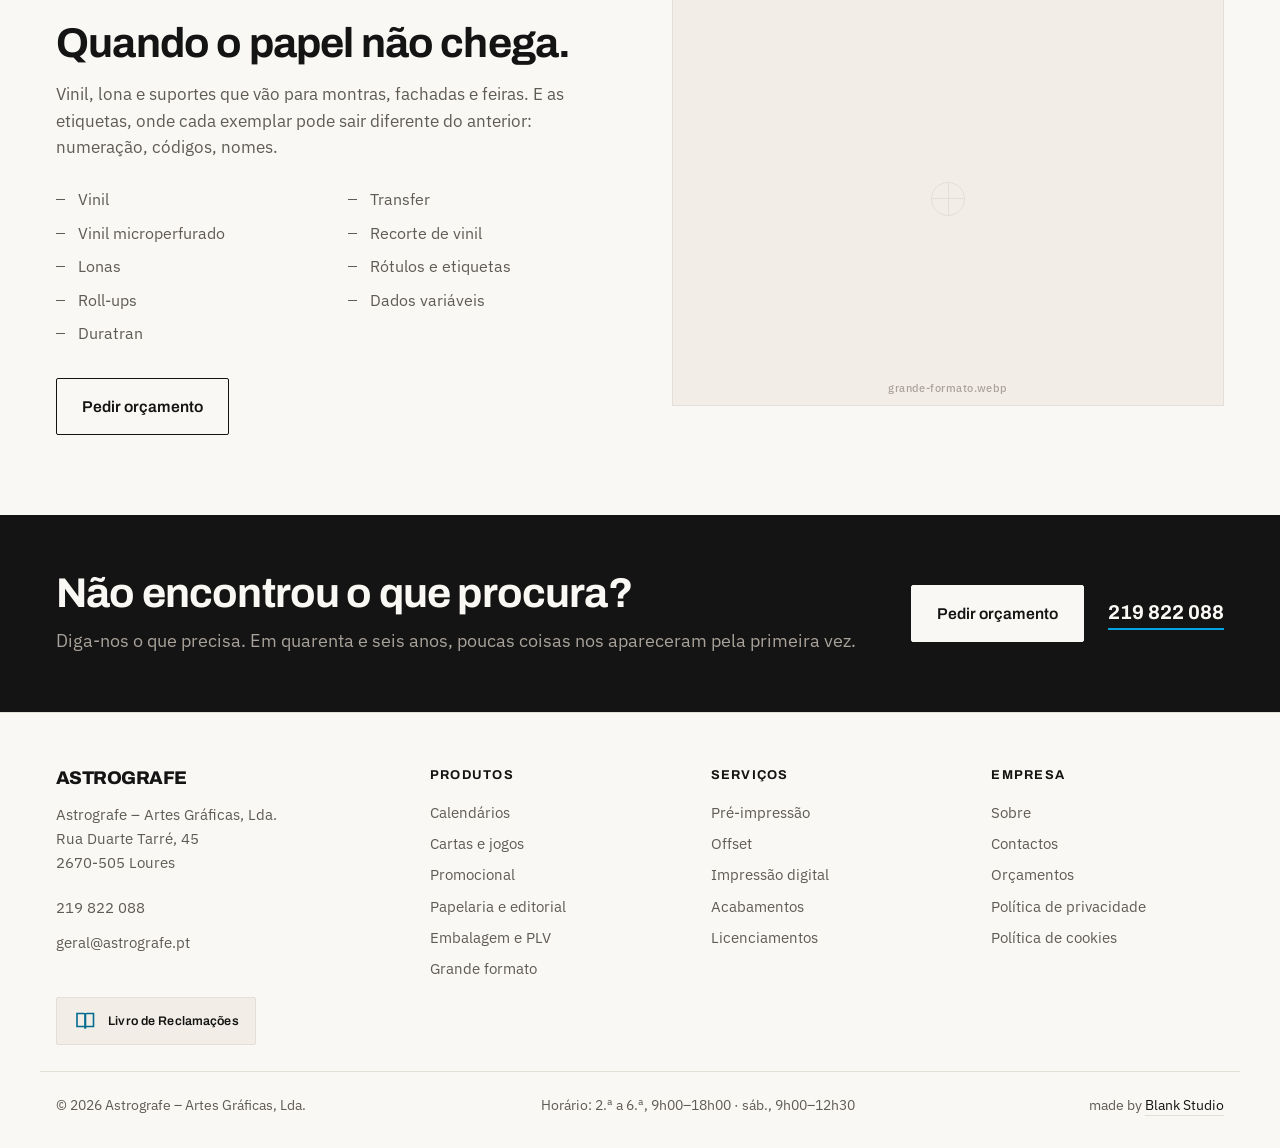
<file: produtos/index.html>
<!doctype html>
<html lang="pt-PT">
<head>
<meta charset="utf-8">
<script>document.documentElement.classList.add("js")</script>
<meta name="viewport" content="width=device-width, initial-scale=1">
<meta name="robots" content="index, follow">
<title>Produtos | Astrografe</title>
<meta name="description" content="Baralhos, magnéticos, brochuras, catálogos, embalagem, cartazes, vinil e rótulos, impressos em Loures desde 1980. Os calendários têm página própria.">
<link rel="canonical" href="https://astrografe.pt/produtos/">

<meta property="og:type" content="website">
<meta property="og:title" content="Produtos | Astrografe">
<meta property="og:description" content="Cinco famílias de produto, do baralho de cartas ao rótulo em vinil.">
<meta property="og:url" content="https://astrografe.pt/produtos/">
<meta property="og:locale" content="pt_PT">
<meta property="og:image" content="https://astrografe.pt/assets/img/og.png">
<meta property="og:image:width" content="1200">
<meta property="og:image:height" content="630">
<meta property="og:image:alt" content="Astrografe, artes gráficas em Loures desde 1980">
<meta name="twitter:card" content="summary_large_image">

<link rel="icon" href="../favicon.svg" type="image/svg+xml">
<link rel="icon" href="../favicon.ico" sizes="32x32">
<link rel="apple-touch-icon" href="../apple-touch-icon.png">

<link rel="preload" href="../assets/fonts/archivo.woff2" as="font" type="font/woff2" crossorigin>
<link rel="preload" href="../assets/fonts/plex-sans.woff2" as="font" type="font/woff2" crossorigin>
<link rel="stylesheet" href="../assets/css/estilo.css?v=77">
</head>
<body>

<a class="salta" href="#conteudo">Saltar para o conteúdo</a>

<header class="topo">
  <div class="wrap topo-in">
    <a class="marca" href="../">
      <span class="marca-selo" aria-hidden="true"><i></i><i></i><i></i><i></i></span>
      <span class="marca-txt">
        <span class="marca-nome">Astrografe</span>
        <span class="marca-sub">Artes Gráficas, Lda.</span>
      </span>
    </a>

    <nav class="nav" id="nav" aria-label="Navegação principal">
      <div class="tem-menu">
        <a class="ativo" href="./" aria-current="page">Produtos</a>
        <div class="submenu">
          <div class="submenu-caixa">
            <a href="#cartas-e-jogos">Cartas e jogos</a>
            <a href="#promocional">Promocional</a>
            <a href="#papelaria-e-editorial">Papelaria e editorial</a>
            <a href="#embalagem-e-plv">Embalagem e PLV</a>
            <a href="#grande-formato-e-etiquetas">Grande formato</a>
            <span class="submenu-faixa" aria-hidden="true"><i></i><i></i><i></i><i></i></span>
          </div>
        </div>
      </div>
      <a href="../calendarios/">Calendários</a>
      <div class="tem-menu">
        <a href="../servicos/">Serviços</a>
        <div class="submenu">
          <div class="submenu-caixa">
            <a href="../servicos/#pre-impressao">Pré-impressão</a>
            <a href="../servicos/#offset">Offset</a>
            <a href="../servicos/#impressao-digital">Impressão digital</a>
            <a href="../servicos/#acabamentos">Acabamentos</a>
            <span class="submenu-faixa" aria-hidden="true"><i></i><i></i><i></i><i></i></span>
          </div>
        </div>
      </div>
      <a href="../licenciamentos/">Licenciamentos</a>
      <a href="../sobre/">Sobre</a>
      <a href="../contactos/">Contactos</a>
      <div class="nav-pe">
        <a class="btn btn-tinta" href="../orcamento/">Pedir orçamento</a>
        <a class="cta-tel" href="tel:+351219822088">219 822 088</a>
      </div>
    </nav>

    <a class="btn btn-tinta topo-cta" href="../orcamento/">Pedir orçamento</a>

    <button class="burger" id="burger" aria-label="Abrir menu" aria-expanded="false" aria-controls="nav">
      <span></span><span></span><span></span>
    </button>
  </div>

  <!-- barra de controlo de cor: fecha o cabecalho e acompanha o scroll -->
  <div class="barra-cor" aria-hidden="true"><span></span><span></span><span></span><span></span></div>
</header>

<main id="conteudo">

<section class="pag-topo">
  <div class="wrap">
    <p class="sobre-titulo">Produtos</p>
    <h1>Cinco famílias,<br>mais de trinta produtos.</h1>
    <p class="lead">Do baralho de cartas ao rótulo em vinil. Os <a class="link" href="../calendarios/">calendários</a> têm a sua própria página. Se não encontrar aqui o que precisa, pergunte. Com 21 corpos de impressão e acabamento próprio, quase sempre fazemos.</p>
  </div>
</section>

<nav class="atalhos" aria-label="Famílias de produto">
  <div class="wrap atalhos-in">
    <a href="../calendarios/"><em>→</em> Calendários</a>
    <a href="#cartas-e-jogos"><em>01</em> Cartas e jogos</a>
    <a href="#promocional"><em>02</em> Promocional</a>
    <a href="#papelaria-e-editorial"><em>03</em> Papelaria</a>
    <a href="#embalagem-e-plv"><em>04</em> Embalagem</a>
    <a href="#grande-formato-e-etiquetas"><em>05</em> Grande formato</a>
  </div>
</nav>

<section class="bloco" id="cartas-e-jogos">
  <div class="wrap bloco-in">
    <div class="bloco-txt">
      <p class="bloco-n">01 · Cartas e jogos</p>
      <h2>Baralhos do corte à embalagem.</h2>
      <p class="sub">Um baralho de cartas é um trabalho de precisão: o corte tem de ser igual nas 54 cartas e a embalagem tem de fechar certo. Fazemos as duas coisas na casa, sem passar por terceiros.</p>
      <ul class="lista-marcas">
        <li>Baralhos de cartas</li>
        <li>Corte e vinco próprio</li>
        <li>Embalagem e manga plástica</li>
      </ul>
      <p class="bloco-pe">
        <a class="btn btn-linha" href="../orcamento/?familia=cartas-e-jogos">Pedir orçamento</a>
      </p>
    </div>
    <figure class="bloco-img">
      <div class="ph ph-4x3" data-ficheiro="cartas.webp" data-alt="Baralho de cartas impresso e embalado pela Astrografe"></div>
    </figure>
  </div>
</section>

<section class="bloco bloco-par" id="promocional">
  <div class="wrap bloco-in">
    <div class="bloco-txt">
      <p class="bloco-n">02 · Promocional</p>
      <h2>O que fica na secretária do cliente.</h2>
      <p class="sub">Material que não se deita fora: fica no frigorífico, debaixo do rato ou na parede do escritório. É publicidade que dura meses em vez de segundos.</p>
      <ul class="lista-marcas lista-duas">
        <li>Magnéticos</li>
        <li>Tapetes de rato</li>
        <li>Bases de secretária</li>
        <li>Cortiça</li>
        <li>Lenticular</li>
        <li>Postais</li>
      </ul>
      <p class="bloco-pe">
        <a class="btn btn-linha" href="../orcamento/?familia=promocional">Pedir orçamento</a>
      </p>
    </div>
    <figure class="bloco-img">
      <div class="ph ph-4x3" data-ficheiro="promocional.webp" data-alt="Material promocional impresso pela Astrografe: magnéticos, tapetes de rato e postais"></div>
    </figure>
  </div>
</section>

<section class="bloco" id="papelaria-e-editorial">
  <div class="wrap bloco-in">
    <div class="bloco-txt">
      <p class="bloco-n">03 · Papelaria e editorial</p>
      <h2>Do flyer ao livro de capa dura.</h2>
      <p class="sub">A família mais larga da casa, e aquela em que o acabamento decide tudo: a dobra, a plastificação, o alçar e o agrafar acontecem no mesmo pavilhão da impressão.</p>
      <ul class="lista-marcas lista-duas">
        <li>Livros</li>
        <li>Brochuras</li>
        <li>Catálogos</li>
        <li>Flyers e desdobráveis</li>
        <li>Convites</li>
        <li>Agendas</li>
        <li>Cadernos de capa dura</li>
        <li>Blocos</li>
        <li>Livros de faturas</li>
        <li>Cartas e envelopes</li>
        <li>Cartões</li>
      </ul>
      <p class="bloco-pe">
        <a class="btn btn-linha" href="../orcamento/?familia=papelaria-e-editorial">Pedir orçamento</a>
      </p>
    </div>
    <figure class="bloco-img">
      <div class="ph ph-4x3" data-ficheiro="editorial.webp" data-alt="Livros, brochuras e catálogos impressos pela Astrografe"></div>
    </figure>
  </div>
</section>

<section class="bloco bloco-par" id="embalagem-e-plv">
  <div class="wrap bloco-in">
    <div class="bloco-txt">
      <p class="bloco-n">04 · Embalagem e PLV</p>
      <h2>Para o produto chegar e para ele vender.</h2>
      <p class="sub">Caixas e sacos que protegem, expositores e cartazes que ocupam o ponto de venda. O corte e vinco é feito aqui, o que permite formatos à medida sem subcontratar a matriz.</p>
      <ul class="lista-marcas lista-duas">
        <li>Caixas</li>
        <li>Sacos</li>
        <li>Expositores de PLV</li>
        <li>Cartazes</li>
        <li>Capas</li>
      </ul>
      <p class="bloco-pe">
        <a class="btn btn-linha" href="../orcamento/?familia=embalagem-e-plv">Pedir orçamento</a>
      </p>
    </div>
    <figure class="bloco-img">
      <div class="ph ph-4x3" data-ficheiro="embalagem.webp" data-alt="Caixas e expositores de embalagem feitos pela Astrografe"></div>
    </figure>
  </div>
</section>

<section class="bloco" id="grande-formato-e-etiquetas">
  <div class="wrap bloco-in">
    <div class="bloco-txt">
      <p class="bloco-n">05 · Grande formato e etiquetas</p>
      <h2>Quando o papel não chega.</h2>
      <p class="sub">Vinil, lona e suportes que vão para montras, fachadas e feiras. E as etiquetas, onde cada exemplar pode sair diferente do anterior: numeração, códigos, nomes.</p>
      <ul class="lista-marcas lista-duas">
        <li>Vinil</li>
        <li>Vinil microperfurado</li>
        <li>Lonas</li>
        <li>Roll-ups</li>
        <li>Duratran</li>
        <li>Transfer</li>
        <li>Recorte de vinil</li>
        <li>Rótulos e etiquetas</li>
        <li>Dados variáveis</li>
      </ul>
      <p class="bloco-pe">
        <a class="btn btn-linha" href="../orcamento/?familia=grande-formato-e-etiquetas">Pedir orçamento</a>
      </p>
    </div>
    <figure class="bloco-img">
      <div class="ph ph-4x3" data-ficheiro="grande-formato.webp" data-alt="Impressão em grande formato: vinil, lonas e roll-ups"></div>
    </figure>
  </div>
</section>

<section class="cta">
  <div class="wrap cta-in">
    <div>
      <h2>Não encontrou o que procura?</h2>
      <p>Diga-nos o que precisa. Em quarenta e seis anos, poucas coisas nos apareceram pela primeira vez.</p>
    </div>
    <div class="cta-btns">
      <a class="btn btn-papel" href="../orcamento/">Pedir orçamento</a>
      <a class="cta-tel" href="tel:+351219822088">219 822 088</a>
    </div>
  </div>
</section>

</main>

<footer class="pe">
  <div class="wrap pe-in">
    <div class="pe-col pe-marca">
      <span class="marca-nome">Astrografe</span>
      <p>Astrografe – Artes Gráficas, Lda.<br>Rua Duarte Tarré, 45<br>2670-505 Loures</p>
      <p>
        <a href="tel:+351219822088">219 822 088</a>
        <a href="mailto:geral@astrografe.pt">geral@astrografe.pt</a>
      </p>

      <!-- substituir pelo selo oficial descarregado em livroreclamacoes.pt -->
      <a class="selo-lr" href="https://www.livroreclamacoes.pt/inicio" target="_blank" rel="noopener">
        <svg viewBox="0 0 24 24" fill="none" stroke="currentColor" stroke-width="1.6" aria-hidden="true">
          <path d="M4 4.5h6.5a2 2 0 0 1 2 2v13a2 2 0 0 0-2-2H4z"/>
          <path d="M20.5 4.5H14a2 2 0 0 0-2 2v13a2 2 0 0 1 2-2h6.5z"/>
        </svg>
        <span>Livro de Reclamações</span>
      </a>
    </div>

    <div class="pe-col">
      <h2>Produtos</h2>
      <a href="../calendarios/">Calendários</a>
      <a href="#cartas-e-jogos">Cartas e jogos</a>
      <a href="#promocional">Promocional</a>
      <a href="#papelaria-e-editorial">Papelaria e editorial</a>
      <a href="#embalagem-e-plv">Embalagem e PLV</a>
      <a href="#grande-formato-e-etiquetas">Grande formato</a>
    </div>

    <div class="pe-col">
      <h2>Serviços</h2>
      <a href="../servicos/#pre-impressao">Pré-impressão</a>
      <a href="../servicos/#offset">Offset</a>
      <a href="../servicos/#impressao-digital">Impressão digital</a>
      <a href="../servicos/#acabamentos">Acabamentos</a>
      <a href="../licenciamentos/">Licenciamentos</a>
    </div>

    <div class="pe-col">
      <h2>Empresa</h2>
      <a href="../sobre/">Sobre</a>
      <a href="../contactos/">Contactos</a>
      <a href="../orcamento/">Orçamentos</a>
      <a href="../privacidade/">Política de privacidade</a>
      <a href="../cookies/">Política de cookies</a>
    </div>
  </div>

  <div class="wrap pe-base">
    <p>&copy; <span id="ano">2026</span> Astrografe – Artes Gráficas, Lda.</p>
    <p>Horário: 2.ª a 6.ª, 9h00–18h00 · sáb., 9h00–12h30</p>
    <p class="pe-cred">made by <a href="https://blankstudios.pt/" target="_blank" rel="noopener">Blank Studio</a></p>
  </div>
</footer>

<!-- marca de registo: em repouso as chapas estao fora de registo, ao passar o rato alinham -->
<button class="subir" id="subir" aria-label="Voltar ao topo" title="Voltar ao topo">
  <svg viewBox="0 0 44 44" aria-hidden="true">
    <circle class="trilho" cx="22" cy="22" r="20"/>
    <circle class="prog" cx="22" cy="22" r="20"/>
    <g class="reg">
      <path class="c" d="M22 7v9"/>
      <path class="m" d="M22 28v9"/>
      <path class="y" d="M7 22h9"/>
      <path class="k" d="M28 22h9"/>
      <circle class="alvo" cx="22" cy="22" r="6.5"/>
    </g>
  </svg>
</button>

<script src="../assets/js/site.js?v=17"></script>

</body>
</html>
</file>
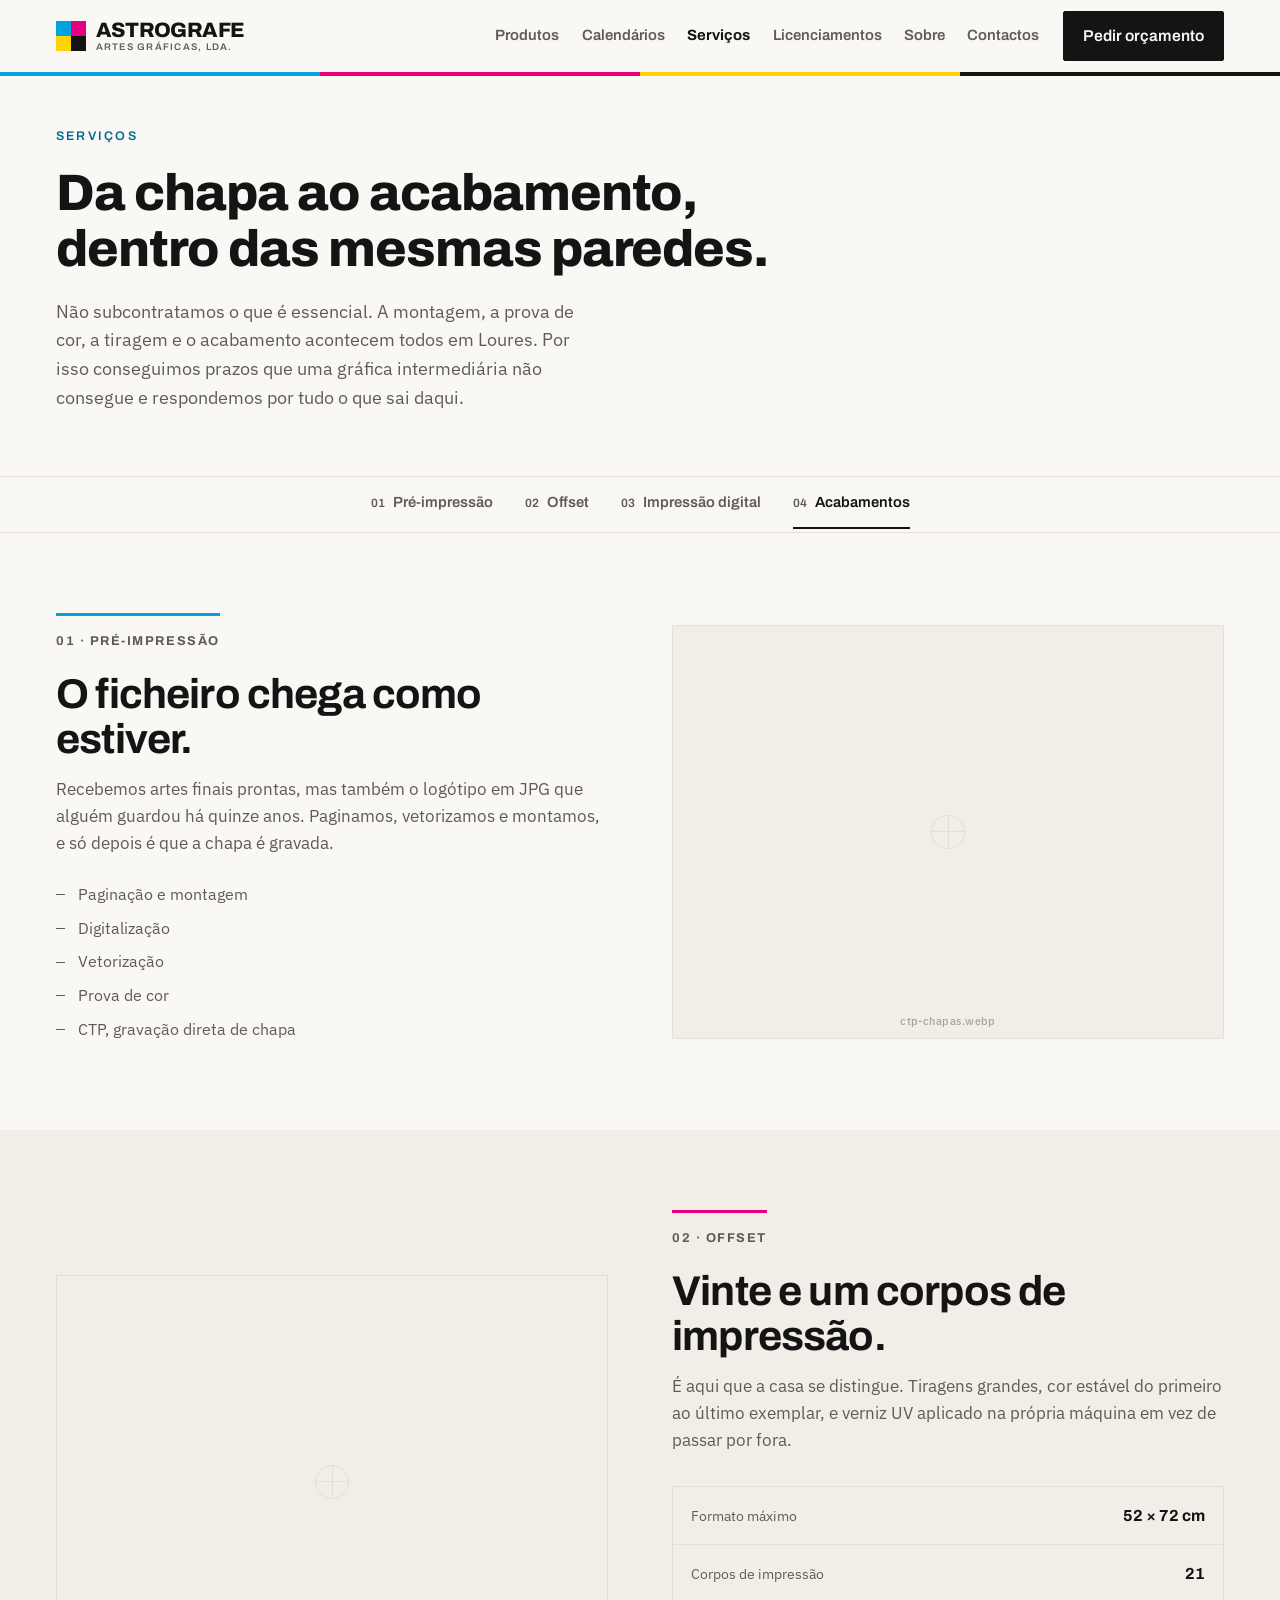
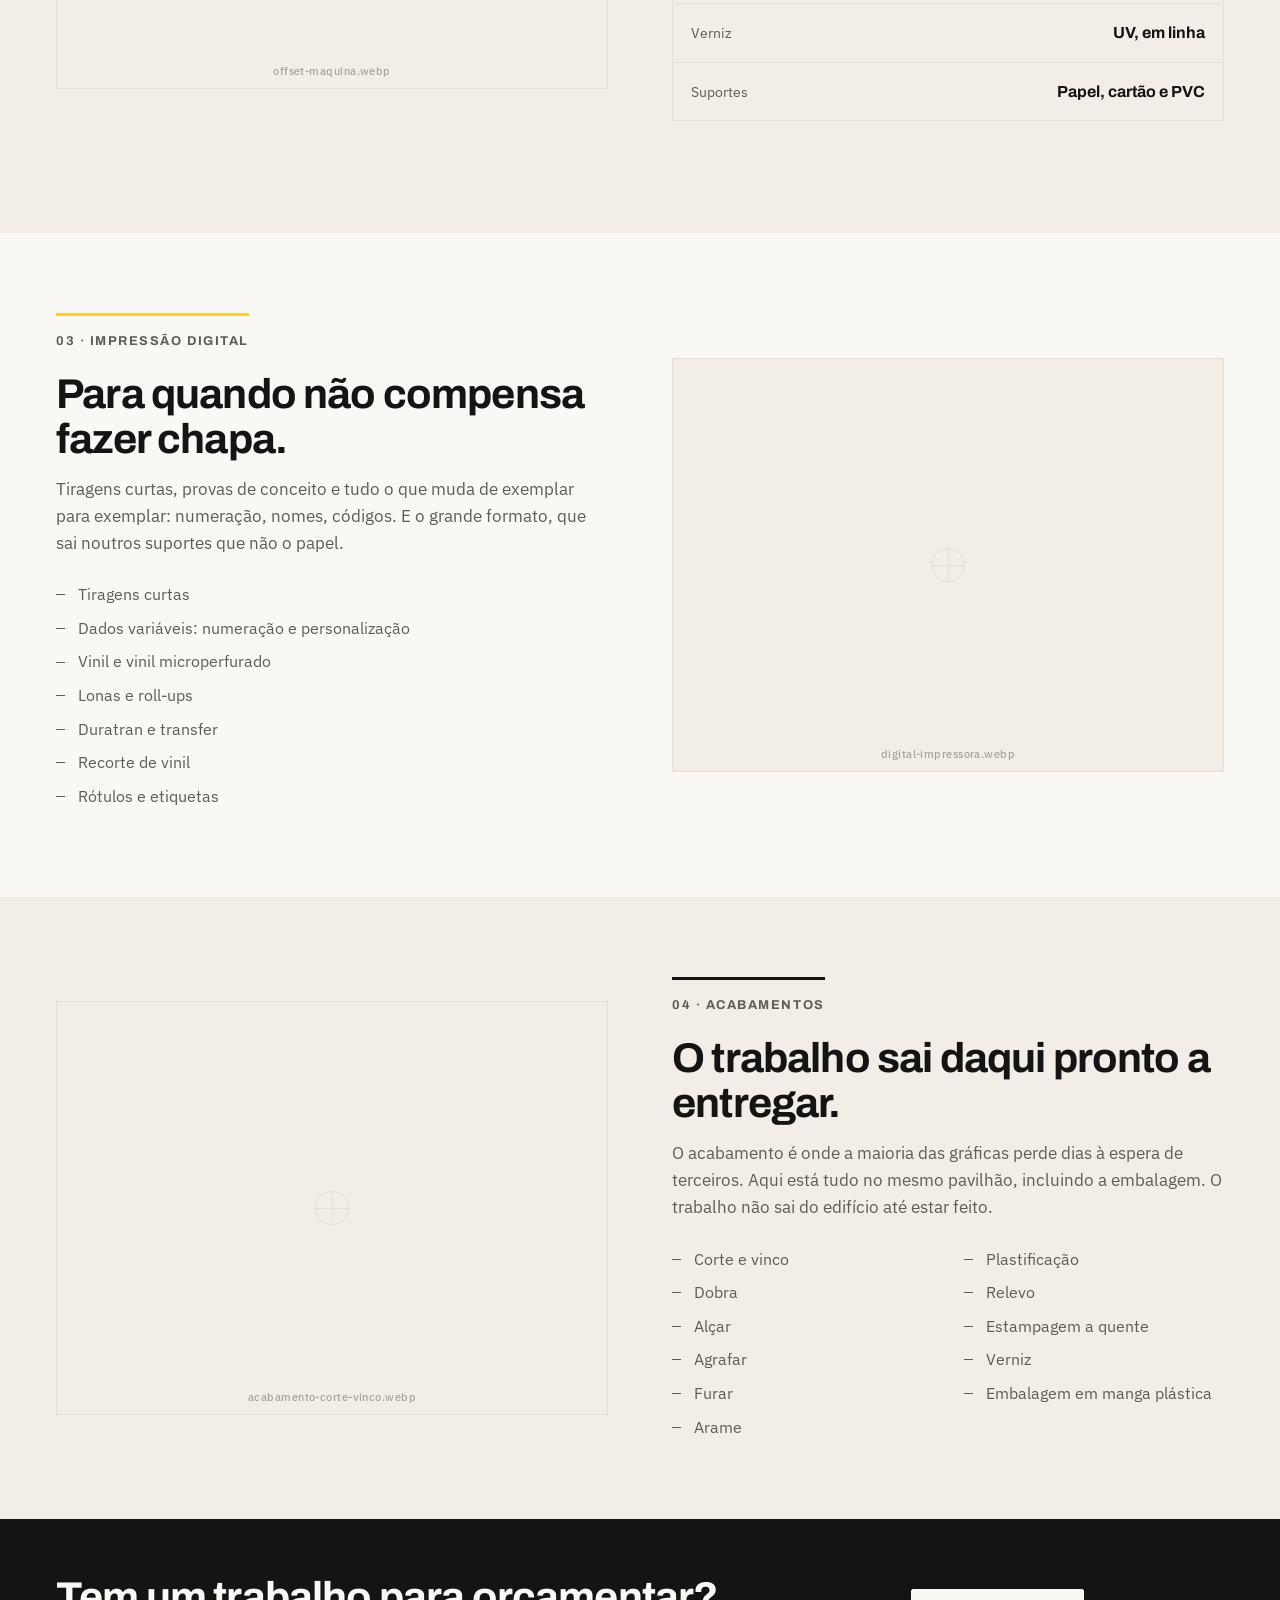
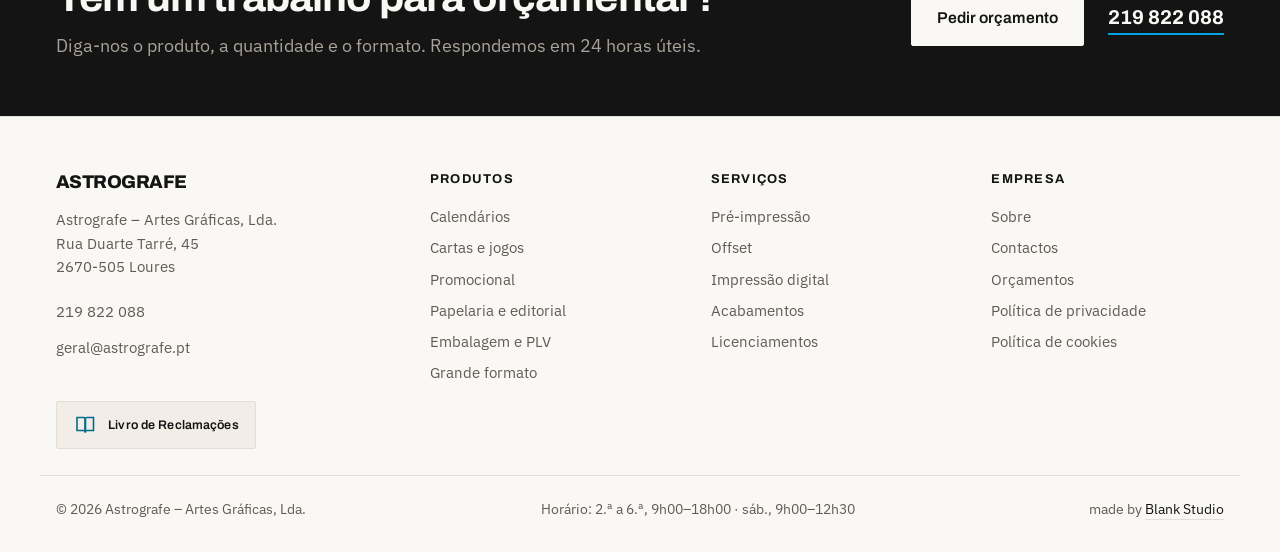
<file: servicos/index.html>
<!doctype html>
<html lang="pt-PT">
<head>
<meta charset="utf-8">
<script>document.documentElement.classList.add("js")</script>
<meta name="viewport" content="width=device-width, initial-scale=1">
<meta name="robots" content="index, follow">
<title>Serviços | Astrografe</title>
<meta name="description" content="Pré-impressão, offset até 52×72 cm com 21 corpos de impressão, impressão digital e acabamento próprio. Tudo na mesma fábrica, em Loures.">
<link rel="canonical" href="https://astrografe.pt/servicos/">

<meta property="og:type" content="website">
<meta property="og:title" content="Serviços | Astrografe">
<meta property="og:description" content="Da chapa ao acabamento, tudo dentro das mesmas paredes.">
<meta property="og:url" content="https://astrografe.pt/servicos/">
<meta property="og:locale" content="pt_PT">
<meta property="og:image" content="https://astrografe.pt/assets/img/og.png">
<meta property="og:image:width" content="1200">
<meta property="og:image:height" content="630">
<meta property="og:image:alt" content="Astrografe, artes gráficas em Loures desde 1980">
<meta name="twitter:card" content="summary_large_image">

<link rel="icon" href="../favicon.svg" type="image/svg+xml">
<link rel="icon" href="../favicon.ico" sizes="32x32">
<link rel="apple-touch-icon" href="../apple-touch-icon.png">

<link rel="preload" href="../assets/fonts/archivo.woff2" as="font" type="font/woff2" crossorigin>
<link rel="preload" href="../assets/fonts/plex-sans.woff2" as="font" type="font/woff2" crossorigin>
<link rel="stylesheet" href="../assets/css/estilo.css?v=77">
</head>
<body>

<a class="salta" href="#conteudo">Saltar para o conteúdo</a>

<header class="topo">
  <div class="wrap topo-in">
    <a class="marca" href="../">
      <span class="marca-selo" aria-hidden="true"><i></i><i></i><i></i><i></i></span>
      <span class="marca-txt">
        <span class="marca-nome">Astrografe</span>
        <span class="marca-sub">Artes Gráficas, Lda.</span>
      </span>
    </a>

    <nav class="nav" id="nav" aria-label="Navegação principal">
      <div class="tem-menu">
        <a href="../produtos/">Produtos</a>
        <div class="submenu">
          <div class="submenu-caixa">
            <a href="../produtos/#cartas-e-jogos">Cartas e jogos</a>
            <a href="../produtos/#promocional">Promocional</a>
            <a href="../produtos/#papelaria-e-editorial">Papelaria e editorial</a>
            <a href="../produtos/#embalagem-e-plv">Embalagem e PLV</a>
            <a href="../produtos/#grande-formato-e-etiquetas">Grande formato</a>
            <span class="submenu-faixa" aria-hidden="true"><i></i><i></i><i></i><i></i></span>
          </div>
        </div>
      </div>
      <a href="../calendarios/">Calendários</a>
      <div class="tem-menu">
        <a class="ativo" href="./" aria-current="page">Serviços</a>
        <div class="submenu">
          <div class="submenu-caixa">
            <a href="#pre-impressao">Pré-impressão</a>
            <a href="#offset">Offset</a>
            <a href="#impressao-digital">Impressão digital</a>
            <a href="#acabamentos">Acabamentos</a>
            <span class="submenu-faixa" aria-hidden="true"><i></i><i></i><i></i><i></i></span>
          </div>
        </div>
      </div>
      <a href="../licenciamentos/">Licenciamentos</a>
      <a href="../sobre/">Sobre</a>
      <a href="../contactos/">Contactos</a>
      <div class="nav-pe">
        <a class="btn btn-tinta" href="../orcamento/">Pedir orçamento</a>
        <a class="cta-tel" href="tel:+351219822088">219 822 088</a>
      </div>
    </nav>

    <a class="btn btn-tinta topo-cta" href="../orcamento/">Pedir orçamento</a>

    <button class="burger" id="burger" aria-label="Abrir menu" aria-expanded="false" aria-controls="nav">
      <span></span><span></span><span></span>
    </button>
  </div>

  <!-- barra de controlo de cor: fecha o cabecalho e acompanha o scroll -->
  <div class="barra-cor" aria-hidden="true"><span></span><span></span><span></span><span></span></div>
</header>

<main id="conteudo">

<section class="pag-topo">
  <div class="wrap">
    <p class="sobre-titulo">Serviços</p>
    <h1>Da chapa ao acabamento,<br>dentro das mesmas paredes.</h1>
    <p class="lead">Não subcontratamos o que é essencial. A montagem, a prova de cor, a tiragem e o acabamento acontecem todos em Loures. Por isso conseguimos prazos que uma gráfica intermediária não consegue e respondemos por tudo o que sai daqui.</p>
  </div>
</section>

<!-- atalhos para as quatro seccoes -->
<nav class="atalhos" aria-label="Serviços nesta página">
  <div class="wrap atalhos-in">
    <a href="#pre-impressao"><em>01</em> Pré-impressão</a>
    <a href="#offset"><em>02</em> Offset</a>
    <a href="#impressao-digital"><em>03</em> Impressão digital</a>
    <a href="#acabamentos"><em>04</em> Acabamentos</a>
  </div>
</nav>

<section class="bloco" id="pre-impressao">
  <div class="wrap bloco-in">
    <div class="bloco-txt">
      <p class="bloco-n">01 · Pré-impressão</p>
      <h2>O ficheiro chega como estiver.</h2>
      <p class="sub">Recebemos artes finais prontas, mas também o logótipo em JPG que alguém guardou há quinze anos. Paginamos, vetorizamos e montamos, e só depois é que a chapa é gravada.</p>
      <ul class="lista-marcas">
        <li>Paginação e montagem</li>
        <li>Digitalização</li>
        <li>Vetorização</li>
        <li>Prova de cor</li>
        <li>CTP, gravação direta de chapa</li>
      </ul>
    </div>
    <figure class="bloco-img">
      <div class="ph ph-4x3" data-ficheiro="ctp-chapas.webp" data-alt="Gravação de chapas na pré-impressão da Astrografe"></div>
    </figure>
  </div>
</section>

<section class="bloco bloco-par" id="offset">
  <div class="wrap bloco-in">
    <div class="bloco-txt">
      <p class="bloco-n">02 · Offset</p>
      <h2>Vinte e um corpos de impressão.</h2>
      <p class="sub">É aqui que a casa se distingue. Tiragens grandes, cor estável do primeiro ao último exemplar, e verniz UV aplicado na própria máquina em vez de passar por fora.</p>
      <dl class="specs">
        <div><dt>Formato máximo</dt><dd>52 × 72 cm</dd></div>
        <div><dt>Corpos de impressão</dt><dd>21</dd></div>
        <div><dt>Verniz</dt><dd>UV, em linha</dd></div>
        <div><dt>Suportes</dt><dd>Papel, cartão e PVC</dd></div>
      </dl>
    </div>
    <figure class="bloco-img">
      <div class="ph ph-4x3" data-ficheiro="offset-maquina.webp" data-alt="Máquina de impressão offset de 21 corpos na Astrografe"></div>
    </figure>
  </div>
</section>

<section class="bloco" id="impressao-digital">
  <div class="wrap bloco-in">
    <div class="bloco-txt">
      <p class="bloco-n">03 · Impressão digital</p>
      <h2>Para quando não compensa fazer chapa.</h2>
      <p class="sub">Tiragens curtas, provas de conceito e tudo o que muda de exemplar para exemplar: numeração, nomes, códigos. E o grande formato, que sai noutros suportes que não o papel.</p>
      <ul class="lista-marcas">
        <li>Tiragens curtas</li>
        <li>Dados variáveis: numeração e personalização</li>
        <li>Vinil e vinil microperfurado</li>
        <li>Lonas e roll-ups</li>
        <li>Duratran e transfer</li>
        <li>Recorte de vinil</li>
        <li>Rótulos e etiquetas</li>
      </ul>
    </div>
    <figure class="bloco-img">
      <div class="ph ph-4x3" data-ficheiro="digital-impressora.webp" data-alt="Impressão digital e de grande formato na Astrografe"></div>
    </figure>
  </div>
</section>

<section class="bloco bloco-par" id="acabamentos">
  <div class="wrap bloco-in">
    <div class="bloco-txt">
      <p class="bloco-n">04 · Acabamentos</p>
      <h2>O trabalho sai daqui pronto a entregar.</h2>
      <p class="sub">O acabamento é onde a maioria das gráficas perde dias à espera de terceiros. Aqui está tudo no mesmo pavilhão, incluindo a embalagem. O trabalho não sai do edifício até estar feito.</p>
      <ul class="lista-marcas lista-duas">
        <li>Corte e vinco</li>
        <li>Dobra</li>
        <li>Alçar</li>
        <li>Agrafar</li>
        <li>Furar</li>
        <li>Arame</li>
        <li>Plastificação</li>
        <li>Relevo</li>
        <li>Estampagem a quente</li>
        <li>Verniz</li>
        <li>Embalagem em manga plástica</li>
      </ul>
    </div>
    <figure class="bloco-img">
      <div class="ph ph-4x3" data-ficheiro="acabamento-corte-vinco.webp" data-alt="Corte e vinco no acabamento da Astrografe"></div>
    </figure>
  </div>
</section>

<section class="cta">
  <div class="wrap cta-in">
    <div>
      <h2>Tem um trabalho para orçamentar?</h2>
      <p>Diga-nos o produto, a quantidade e o formato. Respondemos em 24 horas úteis.</p>
    </div>
    <div class="cta-btns">
      <a class="btn btn-papel" href="../orcamento/">Pedir orçamento</a>
      <a class="cta-tel" href="tel:+351219822088">219 822 088</a>
    </div>
  </div>
</section>

</main>

<footer class="pe">
  <div class="wrap pe-in">
    <div class="pe-col pe-marca">
      <span class="marca-nome">Astrografe</span>
      <p>Astrografe – Artes Gráficas, Lda.<br>Rua Duarte Tarré, 45<br>2670-505 Loures</p>
      <p>
        <a href="tel:+351219822088">219 822 088</a>
        <a href="mailto:geral@astrografe.pt">geral@astrografe.pt</a>
      </p>

      <!-- substituir pelo selo oficial descarregado em livroreclamacoes.pt -->
      <a class="selo-lr" href="https://www.livroreclamacoes.pt/inicio" target="_blank" rel="noopener">
        <svg viewBox="0 0 24 24" fill="none" stroke="currentColor" stroke-width="1.6" aria-hidden="true">
          <path d="M4 4.5h6.5a2 2 0 0 1 2 2v13a2 2 0 0 0-2-2H4z"/>
          <path d="M20.5 4.5H14a2 2 0 0 0-2 2v13a2 2 0 0 1 2-2h6.5z"/>
        </svg>
        <span>Livro de Reclamações</span>
      </a>
    </div>

    <div class="pe-col">
      <h2>Produtos</h2>
      <a href="../calendarios/">Calendários</a>
      <a href="../produtos/">Cartas e jogos</a>
      <a href="../produtos/">Promocional</a>
      <a href="../produtos/">Papelaria e editorial</a>
      <a href="../produtos/">Embalagem e PLV</a>
      <a href="../produtos/">Grande formato</a>
    </div>

    <div class="pe-col">
      <h2>Serviços</h2>
      <a href="#pre-impressao">Pré-impressão</a>
      <a href="#offset">Offset</a>
      <a href="#impressao-digital">Impressão digital</a>
      <a href="#acabamentos">Acabamentos</a>
      <a href="../licenciamentos/">Licenciamentos</a>
    </div>

    <div class="pe-col">
      <h2>Empresa</h2>
      <a href="../sobre/">Sobre</a>
      <a href="../contactos/">Contactos</a>
      <a href="../orcamento/">Orçamentos</a>
      <a href="../privacidade/">Política de privacidade</a>
      <a href="../cookies/">Política de cookies</a>
    </div>
  </div>

  <div class="wrap pe-base">
    <p>&copy; <span id="ano">2026</span> Astrografe – Artes Gráficas, Lda.</p>
    <p>Horário: 2.ª a 6.ª, 9h00–18h00 · sáb., 9h00–12h30</p>
    <p class="pe-cred">made by <a href="https://blankstudios.pt/" target="_blank" rel="noopener">Blank Studio</a></p>
  </div>
</footer>

<!-- marca de registo: em repouso as chapas estao fora de registo, ao passar o rato alinham -->
<button class="subir" id="subir" aria-label="Voltar ao topo" title="Voltar ao topo">
  <svg viewBox="0 0 44 44" aria-hidden="true">
    <circle class="trilho" cx="22" cy="22" r="20"/>
    <circle class="prog" cx="22" cy="22" r="20"/>
    <g class="reg">
      <path class="c" d="M22 7v9"/>
      <path class="m" d="M22 28v9"/>
      <path class="y" d="M7 22h9"/>
      <path class="k" d="M28 22h9"/>
      <circle class="alvo" cx="22" cy="22" r="6.5"/>
    </g>
  </svg>
</button>

<script src="../assets/js/site.js?v=17"></script>

</body>
</html>
</file>
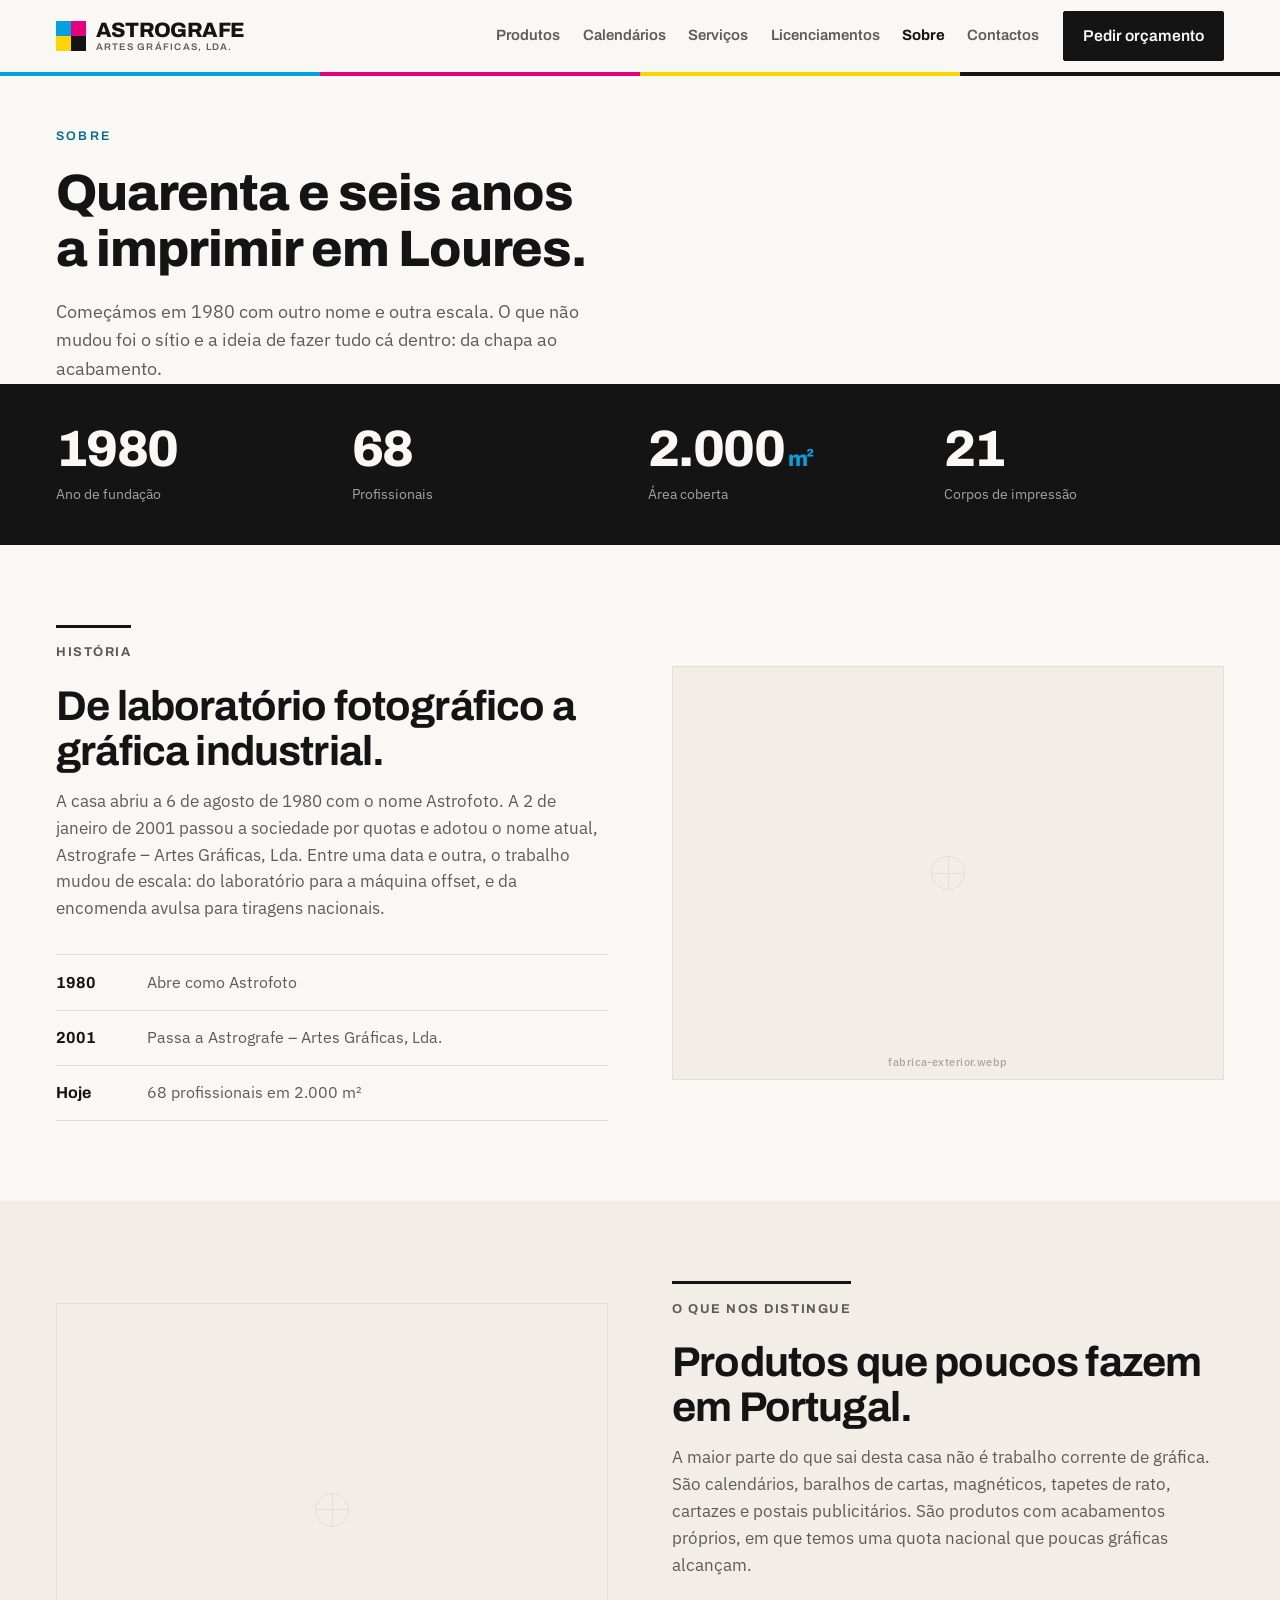
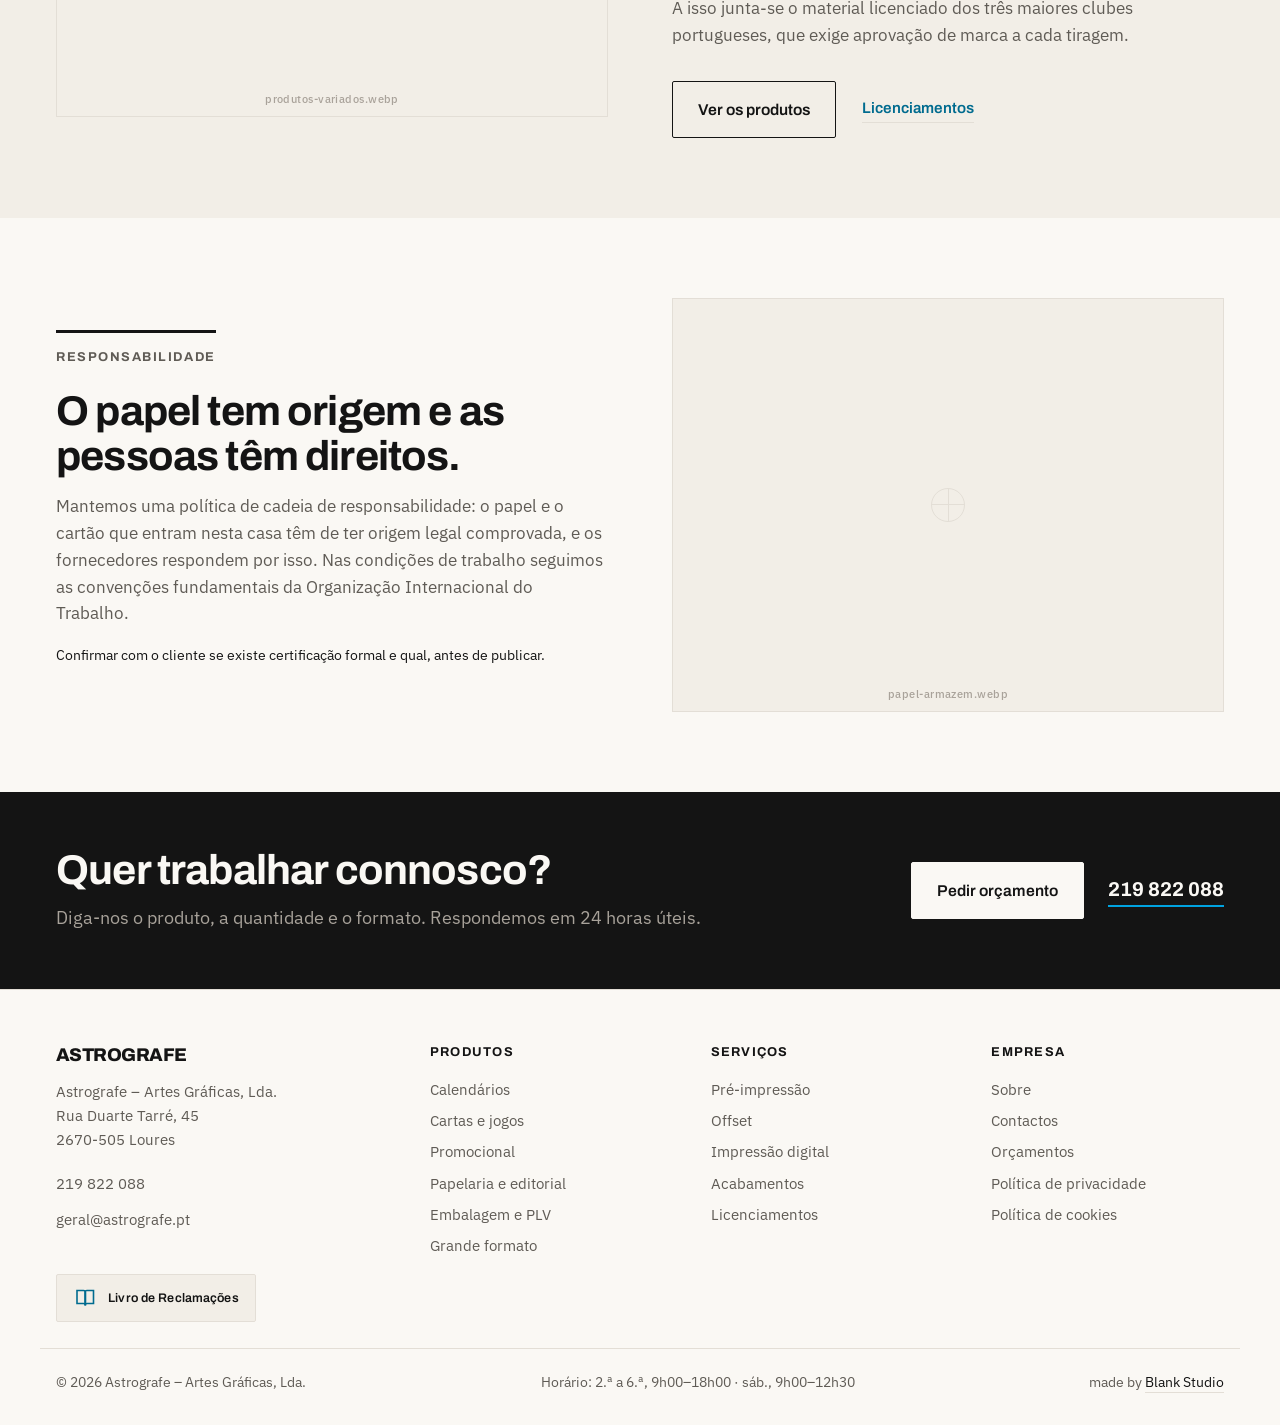
<file: sobre/index.html>
<!doctype html>
<html lang="pt-PT">
<head>
<meta charset="utf-8">
<script>document.documentElement.classList.add("js")</script>
<meta name="viewport" content="width=device-width, initial-scale=1">
<meta name="robots" content="index, follow">
<title>Sobre | Astrografe</title>
<meta name="description" content="Fundada em 1980 como Astrofoto, sociedade por quotas desde 2001. Hoje são 68 profissionais em 2.000 m² de fábrica em Loures.">
<link rel="canonical" href="https://astrografe.pt/sobre/">

<meta property="og:type" content="website">
<meta property="og:title" content="Sobre | Astrografe">
<meta property="og:description" content="Quarenta e seis anos a imprimir em Loures.">
<meta property="og:url" content="https://astrografe.pt/sobre/">
<meta property="og:locale" content="pt_PT">
<meta property="og:image" content="https://astrografe.pt/assets/img/og.png">
<meta property="og:image:width" content="1200">
<meta property="og:image:height" content="630">
<meta property="og:image:alt" content="Astrografe, artes gráficas em Loures desde 1980">
<meta name="twitter:card" content="summary_large_image">

<link rel="icon" href="../favicon.svg" type="image/svg+xml">
<link rel="icon" href="../favicon.ico" sizes="32x32">
<link rel="apple-touch-icon" href="../apple-touch-icon.png">

<link rel="preload" href="../assets/fonts/archivo.woff2" as="font" type="font/woff2" crossorigin>
<link rel="preload" href="../assets/fonts/plex-sans.woff2" as="font" type="font/woff2" crossorigin>
<link rel="stylesheet" href="../assets/css/estilo.css?v=77">
</head>
<body>

<a class="salta" href="#conteudo">Saltar para o conteúdo</a>

<header class="topo">
  <div class="wrap topo-in">
    <a class="marca" href="../">
      <span class="marca-selo" aria-hidden="true"><i></i><i></i><i></i><i></i></span>
      <span class="marca-txt">
        <span class="marca-nome">Astrografe</span>
        <span class="marca-sub">Artes Gráficas, Lda.</span>
      </span>
    </a>

    <nav class="nav" id="nav" aria-label="Navegação principal">
      <div class="tem-menu">
        <a href="../produtos/">Produtos</a>
        <div class="submenu">
          <div class="submenu-caixa">
            <a href="../produtos/#cartas-e-jogos">Cartas e jogos</a>
            <a href="../produtos/#promocional">Promocional</a>
            <a href="../produtos/#papelaria-e-editorial">Papelaria e editorial</a>
            <a href="../produtos/#embalagem-e-plv">Embalagem e PLV</a>
            <a href="../produtos/#grande-formato-e-etiquetas">Grande formato</a>
            <span class="submenu-faixa" aria-hidden="true"><i></i><i></i><i></i><i></i></span>
          </div>
        </div>
      </div>
      <a href="../calendarios/">Calendários</a>
      <div class="tem-menu">
        <a href="../servicos/">Serviços</a>
        <div class="submenu">
          <div class="submenu-caixa">
            <a href="../servicos/#pre-impressao">Pré-impressão</a>
            <a href="../servicos/#offset">Offset</a>
            <a href="../servicos/#impressao-digital">Impressão digital</a>
            <a href="../servicos/#acabamentos">Acabamentos</a>
            <span class="submenu-faixa" aria-hidden="true"><i></i><i></i><i></i><i></i></span>
          </div>
        </div>
      </div>
      <a href="../licenciamentos/">Licenciamentos</a>
      <a class="ativo" href="./" aria-current="page">Sobre</a>
      <a href="../contactos/">Contactos</a>
      <div class="nav-pe">
        <a class="btn btn-tinta" href="../orcamento/">Pedir orçamento</a>
        <a class="cta-tel" href="tel:+351219822088">219 822 088</a>
      </div>
    </nav>

    <a class="btn btn-tinta topo-cta" href="../orcamento/">Pedir orçamento</a>

    <button class="burger" id="burger" aria-label="Abrir menu" aria-expanded="false" aria-controls="nav">
      <span></span><span></span><span></span>
    </button>
  </div>

  <!-- barra de controlo de cor: fecha o cabecalho e acompanha o scroll -->
  <div class="barra-cor" aria-hidden="true"><span></span><span></span><span></span><span></span></div>
</header>

<main id="conteudo">

<section class="pag-topo">
  <div class="wrap">
    <p class="sobre-titulo">Sobre</p>
    <h1>Quarenta e seis anos<br>a imprimir em Loures.</h1>
    <p class="lead">Começámos em 1980 com outro nome e outra escala. O que não mudou foi o sítio e a ideia de fazer tudo cá dentro: da chapa ao acabamento.</p>
  </div>
</section>

<!-- numeros da empresa -->
<section class="nums">
  <div class="wrap nums-in">
    <div class="num"><strong>1980</strong><span>Ano de fundação</span></div>
    <div class="num"><strong>68</strong><span>Profissionais</span></div>
    <div class="num"><strong>2.000<em>m²</em></strong><span>Área coberta</span></div>
    <div class="num"><strong>21</strong><span>Corpos de impressão</span></div>
  </div>
</section>

<section class="bloco" id="historia">
  <div class="wrap bloco-in">
    <div class="bloco-txt">
      <p class="bloco-n">História</p>
      <h2>De laboratório fotográfico a gráfica industrial.</h2>
      <p class="sub">A casa abriu a 6 de agosto de 1980 com o nome Astrofoto. A 2 de janeiro de 2001 passou a sociedade por quotas e adotou o nome atual, Astrografe – Artes Gráficas, Lda. Entre uma data e outra, o trabalho mudou de escala: do laboratório para a máquina offset, e da encomenda avulsa para tiragens nacionais.</p>
      <ol class="marcos">
        <li><strong>1980</strong><span>Abre como Astrofoto</span></li>
        <li><strong>2001</strong><span>Passa a Astrografe – Artes Gráficas, Lda.</span></li>
        <li><strong>Hoje</strong><span>68 profissionais em 2.000 m²</span></li>
      </ol>
    </div>
    <figure class="bloco-img">
      <div class="ph ph-4x3" data-ficheiro="fabrica-exterior.webp" data-alt="Instalações da Astrografe na Rua Duarte Tarré, em Loures"></div>
    </figure>
  </div>
</section>

<section class="bloco bloco-par" id="o-que-fazemos">
  <div class="wrap bloco-in">
    <div class="bloco-txt">
      <p class="bloco-n">O que nos distingue</p>
      <h2>Produtos que poucos fazem em Portugal.</h2>
      <p class="sub">A maior parte do que sai desta casa não é trabalho corrente de gráfica. São calendários, baralhos de cartas, magnéticos, tapetes de rato, cartazes e postais publicitários. São produtos com acabamentos próprios, em que temos uma quota nacional que poucas gráficas alcançam.</p>
      <p class="sub">A isso junta-se o material licenciado dos três maiores clubes portugueses, que exige aprovação de marca a cada tiragem.</p>
      <p class="bloco-pe">
        <a class="btn btn-linha" href="../produtos/">Ver os produtos</a>
        <a class="link" href="../licenciamentos/">Licenciamentos</a>
      </p>
    </div>
    <figure class="bloco-img">
      <div class="ph ph-4x3" data-ficheiro="produtos-variados.webp" data-alt="Produtos impressos pela Astrografe: calendários, cartas e material promocional"></div>
    </figure>
  </div>
</section>

<section class="bloco" id="responsabilidade">
  <div class="wrap bloco-in">
    <div class="bloco-txt">
      <p class="bloco-n">Responsabilidade</p>
      <h2>O papel tem origem e as pessoas têm direitos.</h2>
      <p class="sub">Mantemos uma política de cadeia de responsabilidade: o papel e o cartão que entram nesta casa têm de ter origem legal comprovada, e os fornecedores respondem por isso. Nas condições de trabalho seguimos as convenções fundamentais da Organização Internacional do Trabalho.</p>
      <p class="cartao-nota">Confirmar com o cliente se existe certificação formal e qual, antes de publicar.</p>
    </div>
    <figure class="bloco-img">
      <div class="ph ph-4x3" data-ficheiro="papel-armazem.webp" data-alt="Papel e cartão em armazém na Astrografe"></div>
    </figure>
  </div>
</section>

<section class="cta">
  <div class="wrap cta-in">
    <div>
      <h2>Quer trabalhar connosco?</h2>
      <p>Diga-nos o produto, a quantidade e o formato. Respondemos em 24 horas úteis.</p>
    </div>
    <div class="cta-btns">
      <a class="btn btn-papel" href="../orcamento/">Pedir orçamento</a>
      <a class="cta-tel" href="tel:+351219822088">219 822 088</a>
    </div>
  </div>
</section>

</main>

<footer class="pe">
  <div class="wrap pe-in">
    <div class="pe-col pe-marca">
      <span class="marca-nome">Astrografe</span>
      <p>Astrografe – Artes Gráficas, Lda.<br>Rua Duarte Tarré, 45<br>2670-505 Loures</p>
      <p>
        <a href="tel:+351219822088">219 822 088</a>
        <a href="mailto:geral@astrografe.pt">geral@astrografe.pt</a>
      </p>

      <!-- substituir pelo selo oficial descarregado em livroreclamacoes.pt -->
      <a class="selo-lr" href="https://www.livroreclamacoes.pt/inicio" target="_blank" rel="noopener">
        <svg viewBox="0 0 24 24" fill="none" stroke="currentColor" stroke-width="1.6" aria-hidden="true">
          <path d="M4 4.5h6.5a2 2 0 0 1 2 2v13a2 2 0 0 0-2-2H4z"/>
          <path d="M20.5 4.5H14a2 2 0 0 0-2 2v13a2 2 0 0 1 2-2h6.5z"/>
        </svg>
        <span>Livro de Reclamações</span>
      </a>
    </div>

    <div class="pe-col">
      <h2>Produtos</h2>
      <a href="../calendarios/">Calendários</a>
      <a href="../produtos/#cartas-e-jogos">Cartas e jogos</a>
      <a href="../produtos/#promocional">Promocional</a>
      <a href="../produtos/#papelaria-e-editorial">Papelaria e editorial</a>
      <a href="../produtos/#embalagem-e-plv">Embalagem e PLV</a>
      <a href="../produtos/#grande-formato-e-etiquetas">Grande formato</a>
    </div>

    <div class="pe-col">
      <h2>Serviços</h2>
      <a href="../servicos/#pre-impressao">Pré-impressão</a>
      <a href="../servicos/#offset">Offset</a>
      <a href="../servicos/#impressao-digital">Impressão digital</a>
      <a href="../servicos/#acabamentos">Acabamentos</a>
      <a href="../licenciamentos/">Licenciamentos</a>
    </div>

    <div class="pe-col">
      <h2>Empresa</h2>
      <a href="./">Sobre</a>
      <a href="../contactos/">Contactos</a>
      <a href="../orcamento/">Orçamentos</a>
      <a href="../privacidade/">Política de privacidade</a>
      <a href="../cookies/">Política de cookies</a>
    </div>
  </div>

  <div class="wrap pe-base">
    <p>&copy; <span id="ano">2026</span> Astrografe – Artes Gráficas, Lda.</p>
    <p>Horário: 2.ª a 6.ª, 9h00–18h00 · sáb., 9h00–12h30</p>
    <p class="pe-cred">made by <a href="https://blankstudios.pt/" target="_blank" rel="noopener">Blank Studio</a></p>
  </div>
</footer>

<!-- marca de registo: em repouso as chapas estao fora de registo, ao passar o rato alinham -->
<button class="subir" id="subir" aria-label="Voltar ao topo" title="Voltar ao topo">
  <svg viewBox="0 0 44 44" aria-hidden="true">
    <circle class="trilho" cx="22" cy="22" r="20"/>
    <circle class="prog" cx="22" cy="22" r="20"/>
    <g class="reg">
      <path class="c" d="M22 7v9"/>
      <path class="m" d="M22 28v9"/>
      <path class="y" d="M7 22h9"/>
      <path class="k" d="M28 22h9"/>
      <circle class="alvo" cx="22" cy="22" r="6.5"/>
    </g>
  </svg>
</button>

<script src="../assets/js/site.js?v=17"></script>

</body>
</html>
</file>
<file: assets/css/estilo.css>
/* Tipos de letra servidos pelo próprio site */
@font-face {
  font-family: "Archivo";
  src: url("../fonts/archivo.woff2") format("woff2");
  font-weight: 600 800;
  font-style: normal;
  font-display: swap;
}
@font-face {
  font-family: "IBM Plex Sans";
  src: url("../fonts/plex-sans.woff2") format("woff2");
  font-weight: 400 600;
  font-style: normal;
  font-display: swap;
}

:root {
  --papel: #faf8f4;
  --papel-2: #f2eee7;
  --tinta: #141414;
  --tinta-2: #5f5b55;
  --linha: #e3ded6;
  --ciano: #00a3e0;
  --ciano-esc: #006b8f;
  --magenta: #e6007e;
  --amarelo: #ffd400;

  --display: "Archivo", system-ui, sans-serif;
  --corpo: "IBM Plex Sans", system-ui, sans-serif;

  --max: 1200px;
  --gut: 16px;
  --r: 2px;
  /* altura do cabecalho fixo, barra de cor incluida */
  --topo-alt: 76px;
}

*, *::before, *::after { box-sizing: border-box; }

html { -webkit-text-size-adjust: 100%; scroll-behavior: smooth; }

body {
  margin: 0;
  background: var(--papel);
  color: var(--tinta);
  font: 400 17px/1.6 var(--corpo);
  -webkit-font-smoothing: antialiased;
}

img { max-width: 100%; display: block; }

figure { margin: 0; }

a { color: inherit; }

h1, h2, h3 {
  font-family: var(--display);
  font-weight: 700;
  line-height: 1.08;
  letter-spacing: -0.02em;
  margin: 0;
}

h1 { font-size: clamp(2.4rem, 7vw, 4.4rem); font-weight: 800; }
h2 { font-size: clamp(1.8rem, 4vw, 2.6rem); }
h3 { font-size: 1.25rem; }
.pe-col h2 {
  font-size: 0.8rem;
  font-weight: 700;
  text-transform: uppercase;
  letter-spacing: 0.1em;
}

p { margin: 0 0 1em; }

.wrap {
  width: 100%;
  max-width: var(--max);
  margin: 0 auto;
  padding: 0 var(--gut);
}

.t-centro { text-align: center; }

.sub {
  color: var(--tinta-2);
  max-width: 62ch;
  font-size: 1.05rem;
}

.t-centro.sub { margin-left: auto; margin-right: auto; }

.sobre-titulo {
  font-family: var(--display);
  font-size: 0.78rem;
  font-weight: 600;
  letter-spacing: 0.18em;
  text-transform: uppercase;
  color: var(--ciano-esc);
  margin-bottom: 1.2rem;
}

.salta {
  position: absolute;
  left: -9999px;
}
.salta:focus {
  left: var(--gut);
  top: var(--gut);
  z-index: 50;
  background: var(--tinta);
  color: var(--papel);
  padding: 0.7em 1em;
}

:focus-visible {
  outline: 2px solid var(--ciano-esc);
  outline-offset: 3px;
}

/* ---------- botoes e links ---------- */

.btn {
  position: relative;
  z-index: 0;
  overflow: hidden;
  display: inline-block;
  font-family: var(--display);
  font-weight: 600;
  font-size: 0.98rem;
  padding: 0.95em 1.6em;
  border-radius: var(--r);
  text-decoration: none;
  border: 1.5px solid transparent;
  transition: color 0.12s 0.03s, border-color 0.2s;
}

/* no hover a tinta sobe, como no quadrado da marca */
.btn::before {
  content: "";
  position: absolute;
  inset: 0;
  z-index: -1;
  transform: scaleY(0);
  transform-origin: bottom;
  transition: transform 0.32s cubic-bezier(0.3, 0.7, 0.3, 1);
}
.btn:hover::before,
.btn:focus-visible::before { transform: scaleY(1); }

/* a fronteira sobe sempre; o estado parado fica correcto mesmo sem o pseudo-elemento */
.btn-tinta {
  background: var(--tinta);
  border-color: var(--tinta);
  color: var(--papel);
}
.btn-tinta::before { background: var(--papel); }
.btn-tinta:hover,
.btn-tinta:focus-visible { color: var(--tinta); }

.btn-linha { border-color: var(--tinta); color: var(--tinta); }
.btn-linha::before { background: var(--tinta); }
.btn-linha:hover,
.btn-linha:focus-visible { color: var(--papel); }

/* sobre fundo escuro, o mesmo movimento ao contrario */
.btn-papel {
  background: var(--papel);
  border-color: var(--papel);
  color: var(--tinta);
}
.btn-papel::before { background: var(--tinta); }
.btn-papel:hover,
.btn-papel:focus-visible { color: var(--papel); }

.link {
  font-family: var(--display);
  font-weight: 600;
  font-size: 0.95rem;
  color: var(--ciano-esc);
  text-decoration: none;
  border-bottom: 1.5px solid var(--linha);
  padding-bottom: 2px;
}
.link:hover { border-color: var(--ciano-esc); }

/* ---------- barra de cor e cabecalho ---------- */

.barra-cor { display: flex; height: 4px; }
.barra-cor span {
  flex: 1;
  transform-origin: left;
  animation: passa 0.5s cubic-bezier(0.3, 0.7, 0.3, 1) both;
}
@keyframes passa {
  from { transform: scaleX(0); }
  to { transform: scaleX(1); }
}
.barra-cor span:nth-child(1) { animation-delay: 0.1s; }
.barra-cor span:nth-child(2) { animation-delay: 0.28s; }
.barra-cor span:nth-child(3) { animation-delay: 0.46s; }
.barra-cor span:nth-child(4) { animation-delay: 0.64s; }
.barra-cor span:nth-child(1) { background: var(--ciano); }
.barra-cor span:nth-child(2) { background: var(--magenta); }
.barra-cor span:nth-child(3) { background: var(--amarelo); }
.barra-cor span:nth-child(4) { background: var(--tinta); }

.topo {
  position: sticky;
  top: 0;
  z-index: 40;
  /* fundo opaco: o desfoque obrigava a recompor o cabecalho a cada fotograma */
  background: var(--papel);
}

.topo-in {
  display: flex;
  align-items: center;
  gap: 1.5rem;
  min-height: 72px;
}

.marca {
  display: flex;
  align-items: center;
  gap: 0.6rem;
  text-decoration: none;
  margin-right: auto;
}

/* selo provisorio: substituir pelo logotipo em vetor quando o cliente o enviar */
.marca-selo {
  display: grid;
  grid-template-columns: 1fr 1fr;
  width: 30px;
  height: 30px;
  flex: none;
}
.marca-selo i:nth-child(1) { background: var(--ciano); }
.marca-selo i:nth-child(2) { background: var(--magenta); }
.marca-selo i:nth-child(3) { background: var(--amarelo); }
.marca-selo i:nth-child(4) { background: var(--tinta); }

/* ao abrir a pagina as quatro tintas enchem pela ordem de impressao */
@keyframes enche {
  from { transform: scaleY(0); }
  to { transform: scaleY(1); }
}
.marca-selo i {
  transform-origin: bottom;
  animation: enche 0.45s cubic-bezier(0.3, 0.7, 0.3, 1) both;
}
.marca-selo i:nth-child(1) { animation-delay: 0.1s; }
.marca-selo i:nth-child(2) { animation-delay: 0.28s; }
.marca-selo i:nth-child(3) { animation-delay: 0.46s; }
.marca-selo i:nth-child(4) { animation-delay: 0.64s; }

.marca-txt { display: grid; gap: 2px; }

.marca-nome {
  font-family: var(--display);
  font-weight: 800;
  font-size: 1.3rem;
  line-height: 1;
  letter-spacing: -0.03em;
  text-transform: uppercase;
}

.marca-sub {
  font-family: var(--display);
  font-weight: 600;
  font-size: 0.6rem;
  line-height: 1;
  letter-spacing: 0.13em;
  text-transform: uppercase;
  color: var(--tinta-2);
}

.nav { display: none; gap: 1.4rem; }
/* so as entradas do menu, nunca o botao nem os links da caixa */
.nav > a,
.nav .tem-menu > a {
  font-family: var(--display);
  font-weight: 600;
  font-size: 0.93rem;
  text-decoration: none;
  padding: 0.3em 0;
  color: var(--tinta-2);
  transition: color 0.2s;
}
.nav > a:hover,
.nav .tem-menu > a:hover { color: var(--tinta); }
.nav > a.ativo,
.nav .tem-menu > a.ativo { color: var(--tinta); font-weight: 700; }

/* ---------- menu pendente ---------- */

.tem-menu { position: relative; }

.submenu {
  display: none;
  position: absolute;
  top: 100%;
  left: -1.2rem;
  width: 260px;
  max-width: calc(100vw - 2 * var(--gut));
  padding-top: 12px;
  z-index: 5;
}

.submenu-caixa {
  overflow: hidden;
  background: var(--papel);
  border: 1px solid var(--linha);
  border-radius: var(--r);
  box-shadow: 0 18px 40px rgba(20, 20, 20, 0.12);
}

.submenu-faixa { display: flex; height: 5px; }
.submenu-faixa i { flex: 1; transform-origin: left; }
.submenu-faixa i:nth-child(1) { background: var(--ciano); }
.submenu-faixa i:nth-child(2) { background: var(--magenta); }
.submenu-faixa i:nth-child(3) { background: var(--amarelo); }
.submenu-faixa i:nth-child(4) { background: var(--tinta); }

.submenu-caixa a {
  display: block;
  text-decoration: none;
  padding: 0.7rem 1.1rem;
  border: 0;
  border-bottom: 1px solid var(--linha);
}
.submenu-caixa a:last-of-type { border-bottom: 0; }
.submenu-caixa a:hover { background: var(--papel-2); }

.submenu-caixa a {
  font-family: var(--display);
  font-weight: 600;
  font-size: 0.93rem;
}
.topo-cta { display: none; }

.burger {
  width: 44px;
  height: 44px;
  display: grid;
  align-content: center;
  gap: 5px;
  padding: 0 10px;
  background: none;
  border: 1px solid var(--linha);
  border-radius: var(--r);
  cursor: pointer;
}
.burger span {
  display: block;
  height: 2px;
  background: var(--tinta);
  transition: transform 0.26s cubic-bezier(0.3, 0.7, 0.3, 1), opacity 0.16s;
}

/* ---------- placeholders de imagem ---------- */

.ph {
  position: relative;
  background: var(--papel-2);
  border: 1px solid var(--linha);
  overflow: hidden;
}
.ph::before {
  content: attr(data-ficheiro);
  position: absolute;
  inset: auto 0 10px;
  text-align: center;
  font: 500 0.7rem var(--corpo);
  color: #a9a29a;
  letter-spacing: 0.04em;
}
/* marcas de registo, como numa folha de impressao */
.ph::after {
  content: "";
  position: absolute;
  top: 50%;
  left: 50%;
  width: 34px;
  height: 34px;
  transform: translate(-50%, -50%);
  background:
    linear-gradient(var(--linha), var(--linha)) center / 1px 100% no-repeat,
    linear-gradient(var(--linha), var(--linha)) center / 100% 1px no-repeat;
  border: 1px solid var(--linha);
  border-radius: 50%;
}

.ph-4x3 { aspect-ratio: 4 / 3; }
.ph-3x4 { aspect-ratio: 3 / 4; }

/* ---------- hero ---------- */

.hero { padding: 3.5rem 0 3rem; }

.hero-in { display: grid; gap: 2.5rem; }

.lead {
  font-size: 1.12rem;
  color: var(--tinta-2);
  max-width: 50ch;
  margin-top: 1.3rem;
}

.hero-btns {
  display: flex;
  flex-wrap: wrap;
  gap: 0.8rem;
  margin-top: 2rem;
}

.hero-nota {
  font-size: 0.9rem;
  color: var(--tinta-2);
  margin-top: 1.2rem;
}

.hero-img { margin: 0; }
/* ---------- numeros ---------- */

.nums {
  background: var(--tinta);
  color: var(--papel);
  padding: 2.5rem 0;
}

.nums-in {
  display: grid;
  grid-template-columns: repeat(2, 1fr);
  gap: 2rem 1rem;
}

.num strong {
  display: block;
  font-family: var(--display);
  font-weight: 800;
  font-size: clamp(2.2rem, 6vw, 3.2rem);
  line-height: 1;
  letter-spacing: -0.03em;
}
.num strong em {
  font-style: normal;
  font-size: 0.42em;
  margin-left: 0.15em;
  color: var(--ciano);
}
.num span {
  display: block;
  margin-top: 0.5rem;
  font-size: 0.86rem;
  color: #a8a29a;
}

/* ---------- licenciamentos ---------- */

.clubes { padding: 4rem 0; border-bottom: 1px solid var(--linha); }

.clubes-lista {
  list-style: none;
  margin: 2.5rem 0 2rem;
  padding: 0;
  display: grid;
  gap: 2rem;
  text-align: center;
}
.clubes-lista img {
  width: 80px;
  height: 80px;
  object-fit: contain;
  margin: 0 auto 0.9rem;
}
.clubes-lista span {
  display: block;
  font-family: var(--display);
  font-weight: 600;
  font-size: 0.95rem;
}

/* ---------- familias de produto ---------- */

.fams {
  padding: 4.5rem 0;
  /* as linhas entram de fora, por isso o que sai da secçao nao conta para o scroll */
  overflow: hidden;
}

/* lista em escadinha: entram alternadamente da esquerda e da direita */
.escada {
  list-style: none;
  margin: 2.8rem 0 0;
  padding: 0;
  border-top: 1px solid var(--linha);
}

.escada-item {
  border-bottom: 1px solid var(--linha);
  transition: opacity 0.9s cubic-bezier(0.4, 0, 0.2, 1),
              transform 0.9s cubic-bezier(0.4, 0, 0.2, 1);
}
.js .escada-item { opacity: 0; }
.js .vem-esq { transform: translateX(-70px); }
.js .vem-dir { transform: translateX(70px); }
.js .escada-item.vista { opacity: 1; transform: none; }

.escada-item a {
  display: flex;
  align-items: center;
  gap: 1rem;
  padding: 1.1rem 0;
  text-decoration: none;
  transition: padding-left 0.3s, color 0.3s, opacity 0.3s;
}

.escada-n {
  flex: none;
  width: 2rem;
  font-family: var(--display);
  font-weight: 700;
  font-size: 0.75rem;
  letter-spacing: 0.08em;
  color: var(--tinta-2);
}

.escada-t {
  flex: 1;
  font-family: var(--display);
  font-weight: 600;
  font-size: clamp(1.5rem, 3.6vw, 2.5rem);
  line-height: 1.1;
  letter-spacing: -0.02em;
}

.escada-seta {
  flex: none;
  display: grid;
  place-items: center;
  width: 42px;
  height: 42px;
  border: 1.5px solid var(--linha);
  border-radius: 50%;
  opacity: 0;
  transform: translateX(-16px) rotate(-45deg);
  transition: opacity 0.3s, transform 0.3s, background 0.3s, border-color 0.3s, color 0.3s;
}
.escada-seta svg { width: 18px; height: 18px; }

.escada-item a:hover { padding-left: 1.1rem; color: var(--ciano-esc); }
.escada-item a:hover .escada-seta {
  opacity: 1;
  transform: none;
  background: var(--ciano-esc);
  border-color: var(--ciano-esc);
  color: var(--papel);
}

/* com uma linha em foco, as outras recuam */
.escada:hover a { opacity: 0.35; }
.escada:hover a:hover { opacity: 1; }

/* ---------- fabrica ---------- */

.cap {
  background: var(--papel-2);
  padding: 4.5rem 0;
}

.cap-in { display: grid; gap: 2.5rem; }

.specs {
  margin: 2rem 0;
  display: grid;
  gap: 1px;
  background: var(--linha);
  border: 1px solid var(--linha);
}
.specs div {
  background: var(--papel-2);
  padding: 1rem 1.1rem;
  display: flex;
  justify-content: space-between;
  align-items: baseline;
  gap: 1rem;
}
.specs dt { font-size: 0.9rem; color: var(--tinta-2); }
.specs dd {
  margin: 0;
  font-family: var(--display);
  font-weight: 700;
  font-size: 1rem;
  text-align: right;
}

/* ---------- processo ---------- */

.proc { padding: 4.5rem 0; }

.passos {
  list-style: none;
  counter-reset: none;
  margin: 3rem 0 0;
  padding: 0;
  display: grid;
  gap: 2.5rem;
}
/* aqui o percurso e a preto; a cor das chapas vive na pagina de servicos */
.passos li { border-top: 3px solid var(--tinta); padding-top: 1.2rem; }
.passos h3 { margin: 0 0 0.5rem; }
.passos p { color: var(--tinta-2); font-size: 0.95rem; margin: 0; }

/* ---------- cta final ---------- */

.cta { background: var(--tinta); color: var(--papel); padding: 3.5rem 0; }
.cta h2 { margin-bottom: 0.7rem; }
.cta p { color: #a8a29a; margin: 0; }

.cta-in { display: grid; gap: 2rem; }

.cta-btns {
  display: flex;
  flex-wrap: wrap;
  align-items: center;
  gap: 1.5rem;
}
.cta-tel {
  font-family: var(--display);
  font-weight: 700;
  font-size: 1.25rem;
  text-decoration: none;
  border-bottom: 2px solid var(--ciano);
}

/* ---------- rodape ---------- */

.pe {
  background: var(--papel);
  border-top: 1px solid var(--linha);
  padding: 3.5rem 0 0;
  font-size: 0.93rem;
}

.pe-in {
  display: grid;
  gap: 2.5rem;
}

.pe-col a {
  display: block;
  text-decoration: none;
  color: var(--tinta-2);
  padding: 0.25em 0;
}
.pe-col a:hover { color: var(--tinta); }
.pe-col h2 { margin-bottom: 0.9rem; }

.pe-marca .marca-nome { display: block; margin-bottom: 1rem; font-size: 1.15rem; }
.pe-marca p { color: var(--tinta-2); }
.pe-marca p a { display: block; padding: 0.4em 0; }

.pe-base {
  display: flex;
  flex-wrap: wrap;
  justify-content: space-between;
  align-items: center;
  gap: 0.4rem 2rem;
  margin-top: 1.6rem;
  padding-top: 1.4rem;
  padding-bottom: 2rem;
  border-top: 1px solid var(--linha);
  color: var(--tinta-2);
  font-size: 0.86rem;
}
.pe-base p { margin: 0; }

.pe-cred a {
  color: var(--tinta);
  text-decoration: none;
  border-bottom: 1px solid var(--linha);
  padding-bottom: 1px;
}
.pe-cred a:hover { border-color: var(--ciano); }

.pe-col .selo-lr {
  display: inline-flex;
  margin-top: 1.3rem;
  align-items: center;
  gap: 0.7rem;
  padding: 0.7rem 1rem;
  border: 1px solid var(--linha);
  border-radius: var(--r);
  background: var(--papel-2);
  color: var(--tinta);
  text-decoration: none;
  font-family: var(--display);
  font-weight: 600;
  font-size: 0.78rem;
  line-height: 1;
  letter-spacing: 0.01em;
  white-space: nowrap;
}
.pe-col .selo-lr svg { width: 24px; height: 24px; flex: none; color: var(--ciano-esc); }
.pe-col .selo-lr:hover { border-color: var(--ciano-esc); background: var(--papel); }

/* ---------- voltar ao topo ---------- */

.subir {
  position: fixed;
  right: var(--gut);
  bottom: var(--gut);
  z-index: 45;
  width: 52px;
  height: 52px;
  padding: 0;
  border: 0;
  border-radius: 50%;
  background: var(--tinta);
  cursor: pointer;
  opacity: 0;
  visibility: hidden;
  transform: translateY(10px);
  transition: opacity 0.25s, transform 0.25s, visibility 0.25s;
}
.subir.ver { opacity: 1; visibility: visible; transform: none; }

.subir svg { display: block; width: 100%; height: 100%; }

/* anel exterior: quanto da pagina ja foi lida */
.trilho { fill: none; stroke: rgba(250, 248, 244, 0.16); stroke-width: 2; }
.prog {
  fill: none;
  stroke: var(--ciano);
  stroke-width: 2;
  stroke-linecap: round;
  stroke-dasharray: 125.66;
  stroke-dashoffset: 125.66;
  transform: rotate(-90deg);
  transform-origin: 50% 50%;
}

.reg path, .reg circle {
  fill: none;
  stroke-width: 1.6;
  transition: transform 0.2s, stroke 0.2s;
}
.reg .c { stroke: var(--ciano); transform: translateY(-1.6px); }
.reg .m { stroke: var(--magenta); transform: translateY(1.6px); }
.reg .y { stroke: var(--amarelo); transform: translateX(-1.6px); }
.reg .k { stroke: var(--papel); transform: translateX(1.6px); }
.reg .alvo { stroke: rgba(250, 248, 244, 0.45); stroke-width: 1.3; }

.subir:hover .reg path,
.subir:focus-visible .reg path { transform: none; stroke: var(--papel); }
.subir:hover .reg .alvo,
.subir:focus-visible .reg .alvo { stroke: var(--papel); }

@media (min-width: 960px) {
  .subir { right: 28px; bottom: 28px; width: 58px; height: 58px; }
}

/* ---------- menu aberto no telemovel ---------- */

/* ocupa o ecra todo por baixo do cabecalho: nada da pagina fica a espreitar */
.nav-aberto .nav {
  display: grid;
  align-content: start;
  position: fixed;
  top: var(--topo-alt);
  left: 0;
  right: 0;
  bottom: 0;
  z-index: 35;
  gap: 0;
  background: var(--papel);
  overflow-y: auto;
  overscroll-behavior: contain;
  padding: 1.2rem var(--gut) 2rem;
}

/* o painel nunca e transparente: so as entradas e que animam, uma a seguir a outra */
@keyframes entrada-sobe {
  from { opacity: 0; transform: translateY(12px); }
}
.nav-aberto .nav > * {
  animation: entrada-sobe 0.34s cubic-bezier(0.3, 0.7, 0.3, 1) both;
}
.nav-aberto .nav > *:nth-child(1) { animation-delay: 0.05s; }
.nav-aberto .nav > *:nth-child(2) { animation-delay: 0.095s; }
.nav-aberto .nav > *:nth-child(3) { animation-delay: 0.14s; }
.nav-aberto .nav > *:nth-child(4) { animation-delay: 0.185s; }
.nav-aberto .nav > *:nth-child(5) { animation-delay: 0.23s; }
.nav-aberto .nav > *:nth-child(6) { animation-delay: 0.275s; }
.nav-aberto .nav > *:nth-child(7) { animation-delay: 0.32s; }

.nav-aberto .nav > a {
  padding: 0.52em 0;
  font-size: 1.5rem;
  font-weight: 700;
  letter-spacing: -0.02em;
  color: var(--tinta);
}

.nav-aberto .tem-menu > a {
  display: block;
  padding: 0.52em 0;
  font-size: 1.5rem;
  font-weight: 700;
  letter-spacing: -0.02em;
  color: var(--tinta);
}

.nav-aberto .submenu { display: none; }

/* o botao vira cruz, e desfaz-se pelo mesmo caminho */
.nav-aberto .burger span:nth-child(1) { transform: translateY(7px) rotate(45deg); }
.nav-aberto .burger span:nth-child(2) { opacity: 0; }
.nav-aberto .burger span:nth-child(3) { transform: translateY(-7px) rotate(-45deg); }

/* com o menu aberto a pagina por tras nao rola */
body.preso { overflow: hidden; }

.nav-pe {
  display: none;
  margin-top: 1.4rem;
  padding-top: 1.3rem;
  border-top: 1px solid var(--linha);
}
.nav-aberto .nav-pe { display: grid; gap: 1rem; justify-items: start; }
.nav-pe .cta-tel {
  font-family: var(--display);
  font-weight: 700;
  font-size: 1.1rem;
  color: var(--tinta);
  text-decoration: none;
  border-bottom: 2px solid var(--linha);
}

/* ---------- paginas interiores ---------- */

.pag-topo { padding: 3.2rem 0 0; }
.pag-topo h1 { font-size: clamp(2rem, 5vw, 3.2rem); }
.pag-topo .lead { margin-bottom: 0; }

.orc { padding: 2.8rem 0 4.5rem; }
.orc-in { display: grid; gap: 3rem; align-items: start; }

/* ---------- blocos alternados e barra de atalhos ---------- */

/* o texto de abertura precisa de ar antes da barra */
.pag-topo + .atalhos { margin-top: 4rem; }

.atalhos {
  position: sticky;
  top: var(--topo-alt);
  z-index: 30;
  border-top: 1px solid var(--linha);
  border-bottom: 1px solid var(--linha);
  background: var(--papel);
}
.atalhos-in {
  display: flex;
  gap: 1.6rem;
  padding-top: 0.2rem;
  padding-bottom: 0.2rem;
  /* no telemovel os quatro arrastam-se de lado em vez de partirem a barra */
  overflow-x: auto;
  scrollbar-width: none;
}
.atalhos-in::-webkit-scrollbar { display: none; }
.atalhos a { white-space: nowrap; }
.atalhos a {
  display: flex;
  align-items: baseline;
  gap: 0.5rem;
  padding: 0.62rem 0 calc(0.62rem + 3px);
  border-bottom: 2px solid transparent;
  font-family: var(--display);
  font-weight: 600;
  font-size: 0.92rem;
  text-decoration: none;
  color: var(--tinta-2);
  transition: color 0.2s, border-color 0.2s;
}
.atalhos a:hover { color: var(--ciano-esc); }
.atalhos em {
  font-style: normal;
  font-size: 0.75rem;
  color: var(--tinta-2);
}

/* a secçao em que se vai a ler acende; a cor fica para os traços das seccoes */
.atalhos a.ativo { color: var(--tinta); border-bottom-color: var(--tinta); }

.bloco {
  padding: 4rem 0;
  /* passa por baixo do cabecalho e da barra de atalhos */
  scroll-margin-top: calc(var(--topo-alt) + 56px);
}
.bloco-par { background: var(--papel-2); }

.bloco-in { display: grid; gap: 2.5rem; align-items: center; }

/* cada servico leva a cor da chapa que lhe corresponde */
.bloco-n {
  display: inline-block;
  margin: 0 0 1.3rem;
  padding-top: 0.9rem;
  border-top: 3px solid var(--tinta);
  font-family: var(--display);
  font-weight: 700;
  font-size: 0.8rem;
  letter-spacing: 0.12em;
  text-transform: uppercase;
  color: var(--tinta-2);
}
#pre-impressao .bloco-n { border-top-color: var(--ciano); }
#offset .bloco-n { border-top-color: var(--magenta); }
#impressao-digital .bloco-n { border-top-color: var(--amarelo); }

.bloco-txt h2 { margin-bottom: 0.9rem; }

.bloco-img { margin: 0; }
.lista-marcas {
  list-style: none;
  margin: 1.6rem 0 0;
  padding: 0;
}
.lista-marcas li {
  position: relative;
  padding-left: 1.4rem;
  margin-bottom: 0.55rem;
  font-size: 0.97rem;
  color: var(--tinta-2);
}
.lista-marcas strong { color: var(--tinta); font-weight: 600; }
.lista-marcas li::before {
  content: "";
  position: absolute;
  left: 0;
  top: 0.78em;
  width: 9px;
  height: 1px;
  background: var(--tinta-2);
}


/* ---------- marcos da historia ---------- */

.marcos {
  list-style: none;
  margin: 2rem 0 0;
  padding: 0;
  border-top: 1px solid var(--linha);
}
.marcos li {
  display: flex;
  align-items: baseline;
  gap: 1.2rem;
  padding: 0.9rem 0;
  border-bottom: 1px solid var(--linha);
}
.marcos strong {
  flex: none;
  width: 4.5rem;
  font-family: var(--display);
  font-weight: 700;
  font-size: 1rem;
}
.marcos span { color: var(--tinta-2); font-size: 0.97rem; }

/* ---------- mapa a pedido ---------- */

.mapa {
  position: relative;
  aspect-ratio: 4 / 3;
  background: var(--papel-2);
  border: 1px solid var(--linha);
}
.mapa iframe {
  display: block;
  width: 100%;
  height: 100%;
  border: 0;
  opacity: 0;
  transition: opacity 0.35s;
}
.mapa iframe.pronto { opacity: 1; }

.mapa-espera {
  position: absolute;
  inset: 0;
  display: grid;
  place-content: center;
  justify-items: center;
  gap: 0.9rem;
  padding: 1.5rem;
  text-align: center;
  font-family: var(--display);
  font-size: 0.95rem;
}
.mapa-espera .marca-selo { width: 40px; height: 40px; }
.mapa-roda { animation: roda 1.8s linear infinite; }
.mapa-espera.parada .mapa-roda { animation: none; }
@keyframes roda { to { transform: rotate(360deg); } }

.mapa-abrir {
  display: grid;
  place-content: center;
  justify-items: center;
  gap: 0.5rem;
  width: 100%;
  height: 100%;
  padding: 1.5rem;
  background: none;
  border: 0;
  cursor: pointer;
  text-align: center;
  font: inherit;
}
.mapa-abrir strong {
  font-family: var(--display);
  font-weight: 700;
  font-size: 1.05rem;
}
.mapa-abrir small {
  max-width: 34ch;
  font-size: 0.8rem;
  line-height: 1.5;
  color: var(--tinta-2);
}
.mapa-abrir:hover strong { color: var(--ciano-esc); }

/* marca de registo, como nos placeholders de fotografia */
.mapa-alvo {
  width: 34px;
  height: 34px;
  border: 1px solid var(--tinta-2);
  border-radius: 50%;
  background:
    linear-gradient(var(--tinta-2), var(--tinta-2)) center / 1px 100% no-repeat,
    linear-gradient(var(--tinta-2), var(--tinta-2)) center / 100% 1px no-repeat;
}

.specs dd a { color: var(--tinta); text-decoration: none; border-bottom: 2px solid var(--ciano); }

/* ---------- formulario ---------- */

.form fieldset { border: 0; margin: 0 0 2.4rem; padding: 0; }
.form legend {
  font-family: var(--display);
  font-weight: 700;
  font-size: 1.05rem;
  padding: 0 0 1rem;
}

.campos { display: grid; grid-template-columns: 1fr; gap: 1.1rem; }

.campo { margin: 0; }
.campo label {
  display: block;
  font-family: var(--display);
  font-weight: 600;
  font-size: 0.82rem;
  margin-bottom: 0.4rem;
}
.campo abbr, .campo-check abbr {
  color: var(--magenta);
  text-decoration: none;
  border: 0;
}

.form input,
.form select,
.form textarea {
  width: 100%;
  font: inherit;
  font-size: 0.98rem;
  padding: 0.75em 0.85em;
  color: var(--tinta);
  background: var(--papel);
  border: 1px solid var(--linha);
  border-radius: var(--r);
  transition: border-color 0.35s, background 0.35s;
}
.form textarea { resize: vertical; }

.form input:focus,
.form select:focus,
.form textarea:focus { border-color: var(--ciano-esc); }

.form ::placeholder { color: #767068; }

.form select {
  appearance: none;
  padding-right: 2.4em;
  background-image: url("data:image/svg+xml,%3Csvg xmlns='http://www.w3.org/2000/svg' viewBox='0 0 12 8'%3E%3Cpath d='M1 1.5 6 6.5l5-5' fill='none' stroke='%23141414' stroke-width='1.6'/%3E%3C/svg%3E");
  background-repeat: no-repeat;
  background-position: right 0.9em center;
  background-size: 12px;
}

/* armadilha para robots: invisivel para quem preenche o formulario */
.mel {
  position: absolute;
  left: -9999px;
  width: 0;
  height: 0;
  opacity: 0;
}

.campo-check {
  display: flex;
  flex-wrap: wrap;
  align-items: flex-start;
  gap: 0.7rem;
  margin: 0 0 1.8rem;
  font-size: 0.92rem;
  color: var(--tinta-2);
}
.campo-check input {
  width: 18px;
  height: 18px;
  flex: none;
  margin-top: 3px;
  accent-color: var(--ciano-esc);
}
.campo-check label { line-height: 1.5; }
.campo-check a { color: var(--ciano-esc); }

.campo.mau input,
.campo.mau select,
.campo.mau textarea {
  border-color: var(--magenta);
  background: #fdf6f8;
}
.campo-check.mau input { outline: 2px solid var(--magenta); outline-offset: 2px; }

.erro {
  display: block;
  width: 100%;
  margin-top: 0.4rem;
  font-family: var(--display);
  font-weight: 600;
  font-size: 0.8rem;
  color: #8a1c3b;
  transition: opacity 0.4s;
}
.erro.sai { opacity: 0; }

@keyframes abanao {
  20% { transform: translateX(-5px); }
  40% { transform: translateX(4px); }
  60% { transform: translateX(-3px); }
  80% { transform: translateX(2px); }
}
.abana { animation: abanao 0.4s ease; }

.form-pe {
  display: flex;
  flex-wrap: wrap;
  align-items: center;
  gap: 1rem 1.4rem;
}
.form-nota { font-size: 0.88rem; color: var(--tinta-2); }

.form button[disabled] { opacity: 0.55; cursor: progress; }

.form-aviso {
  display: none;
  margin: 1.4rem 0 0;
  transition: opacity 0.4s;
  padding: 0.9rem 1rem;
  border-radius: var(--r);
  font-size: 0.95rem;
}
.form-aviso.ok {
  display: block;
  background: #eef5ee;
  border: 1px solid #cadcc9;
  color: #24552f;
}
.form-aviso.falhou {
  display: block;
  background: #fdeef1;
  border: 1px solid #f0ccd6;
  color: #8a1c3b;
}

/* ---------- cartoes de apoio ---------- */

.cartao {
  background: var(--papel-2);
  border: 1px solid var(--linha);
  border-radius: var(--r);
  padding: 1.6rem;
}
.cartao + .cartao { margin-top: 1.4rem; }
.cartao h2 { font-size: 1.05rem; margin-bottom: 0.7rem; }
.cartao p { font-size: 0.93rem; color: var(--tinta-2); }
.cartao p:last-child { margin-bottom: 0; }

.cartao-destaque {
  font-family: var(--display);
  font-weight: 700;
  font-size: 1.08rem;
  line-height: 1.7;
}
.cartao-destaque a {
  color: var(--tinta);
  text-decoration: none;
  border-bottom: 2px solid var(--ciano);
}
.cartao-nota { font-size: 0.86rem; }

.lista-seca {
  margin: 0;
  padding-left: 1.1rem;
  color: var(--tinta-2);
  font-size: 0.93rem;
}
.lista-seca li { margin-bottom: 0.45rem; }
.lista-seca li:last-child { margin-bottom: 0; }

.bloco-pe {
  display: flex;
  flex-wrap: wrap;
  align-items: center;
  gap: 1rem 1.6rem;
  margin: 2rem 0 0;
}

/* ---------- so no telemovel: a pagina como uma folha ---------- */

@media (max-width: 619px) {
  /* as fotografias sangram ate ao corte; o texto e que respeita a margem */
  .hero-img .ph,
  .bloco-img .ph,
  .cap-img .ph {
    margin-left: calc(-1 * var(--gut));
    margin-right: calc(-1 * var(--gut));
    border-left: 0;
    border-right: 0;
  }

  /* miras de corte: duas linhas soltas por canto, a 3 mm do corte e sem se tocarem */
  .hero-txt {
    position: relative;
    padding: 1.4rem 0.6rem 1.6rem;
    margin: 1.5rem 0.2rem;
  }
  .hero-txt::before {
    content: "";
    position: absolute;
    inset: -19px;
    pointer-events: none;
    --m: linear-gradient(var(--tinta-2), var(--tinta-2));
    background:
      var(--m) left 0 top 19px / 10px 1px no-repeat,
      var(--m) left 19px top 0 / 1px 10px no-repeat,
      var(--m) right 0 top 19px / 10px 1px no-repeat,
      var(--m) right 19px top 0 / 1px 10px no-repeat,
      var(--m) left 0 bottom 19px / 10px 1px no-repeat,
      var(--m) left 19px bottom 0 / 1px 10px no-repeat,
      var(--m) right 0 bottom 19px / 10px 1px no-repeat,
      var(--m) right 19px bottom 0 / 1px 10px no-repeat;
  }
  .hero-nota { margin-bottom: 0; }

  /* marca de dobra a separar as seccoes */
  .clubes::before,
  .fams::before,
  .cap::before,
  .proc::before,
  .bloco + .bloco::before {
    content: "";
    display: block;
    height: 7px;
    margin: 0 0 2.6rem;
    background:
      repeating-linear-gradient(to right, var(--linha) 0 7px, transparent 7px 14px) left center / 100% 1px no-repeat,
      radial-gradient(circle, var(--linha) 2.5px, transparent 2.6px) center center / 14px 7px no-repeat;
  }
  .clubes, .fams, .cap, .proc { padding-top: 2.8rem; }
  .bloco + .bloco { padding-top: 2.8rem; }
}

/* ---------- tablet ---------- */

@media (min-width: 620px) {
  .nums-in { grid-template-columns: repeat(4, 1fr); }
  .clubes-lista { grid-template-columns: repeat(3, 1fr); }
  .passos { grid-template-columns: repeat(2, 1fr); }
  .pe-in { grid-template-columns: repeat(2, 1fr); }
  .cta-in { grid-template-columns: 1fr auto; align-items: center; }

  .campos { grid-template-columns: repeat(2, 1fr); }
  .campo { grid-column: 1 / -1; }
  .campo-2 { grid-column: span 1; }

  /* ja cabem todos: centra-se. no telemovel ficam a esquerda e arrastam-se */
  .atalhos-in { justify-content: center; gap: 2rem; }

  .lista-duas { columns: 2; column-gap: 2rem; }
  .lista-duas li { break-inside: avoid; }
}

/* ---------- desktop ---------- */

@media (min-width: 960px) {
  body { font-size: 18px; }

  .nav { display: flex; align-items: center; align-self: stretch; }
  .topo-cta { display: inline-block; padding: 0.7em 1.2em; }
  .burger { display: none; }

  .tem-menu { display: flex; align-items: center; align-self: stretch; }

  .submenu {
    display: block;
    opacity: 0;
    visibility: hidden;
    transform: translateY(-8px);
    transition: opacity 0.2s, transform 0.22s, visibility 0.22s;
  }
  .tem-menu:hover .submenu,
  .tem-menu:focus-within .submenu {
    opacity: 1;
    visibility: visible;
    transform: none;
  }

  .submenu-faixa i { transform: scaleX(0); transition: transform 0.3s; }
  .tem-menu:hover .submenu-faixa i,
  .tem-menu:focus-within .submenu-faixa i { transform: scaleX(1); }
  .submenu-faixa i:nth-child(2) { transition-delay: 0.05s; }
  .submenu-faixa i:nth-child(3) { transition-delay: 0.1s; }
  .submenu-faixa i:nth-child(4) { transition-delay: 0.15s; }

  .hero { padding: 5.5rem 0 4.5rem; }
  .hero-in { grid-template-columns: 1.05fr 0.95fr; gap: 4rem; align-items: center; }

  .passos { grid-template-columns: repeat(4, 1fr); }

  .js .vem-esq { transform: translateX(-140px); }
  .js .vem-dir { transform: translateX(140px); }
  .js .escada-item.vista { transform: none; }

  .escada-item a { gap: 1.6rem; padding: 1.2rem 0; }
  .escada-n { width: 3rem; font-size: 0.8rem; }
  .escada-seta { width: 48px; height: 48px; }
  .escada-seta svg { width: 20px; height: 20px; }

  .cap-in { grid-template-columns: 1.1fr 0.9fr; gap: 4rem; align-items: center; }

  .pe-in { grid-template-columns: 1.4fr 1fr 1fr 1fr; gap: 3rem; }

  .orc-in { grid-template-columns: 1.7fr 1fr; gap: 4rem; }

  .bloco { padding: 5rem 0; }
  .bloco-in { grid-template-columns: 1fr 1fr; gap: 4rem; }
  /* nas seccoes pares a fotografia troca de lado */
  .bloco-par .bloco-txt { order: 2; }
}

/* ---------- pagina de licenciamentos ---------- */

.clubes-pag { padding: 3.4rem 0 1rem; }

.clube-cartoes {
  list-style: none;
  margin: 0 0 1.6rem;
  padding: 0;
  display: grid;
  gap: 1.2rem;
}
.clube-cartao {
  padding: 1.8rem 1.6rem;
  background: var(--papel-2);
  border: 1px solid var(--linha);
  border-radius: var(--r);
}
.clube-cartao img {
  width: 80px;
  height: 80px;
  object-fit: contain;
  margin-bottom: 1.1rem;
}
.clube-cartao h2 { font-size: 1.15rem; margin-bottom: 0.5rem; }
.clube-cartao p { font-size: 0.93rem; color: var(--tinta-2); }
.clube-cartao .clube-pe { margin: 1.2rem 0 0; }

@media (min-width: 620px) {
  .clube-cartoes { grid-template-columns: repeat(3, 1fr); gap: 1.4rem; }
}

/* ---------- paginas legais ---------- */

.legal { padding: 2.6rem 0 4.5rem; }
.legal-in > * { max-width: 44rem; }
.legal h2 { font-size: 1.15rem; margin: 2.2rem 0 0.7rem; }
.legal p { color: var(--tinta-2); }
.legal .cartao-nota { color: var(--tinta); margin-bottom: 0.5rem; }

/* ---------- escolha sobre o mapa ---------- */

.consent {
  position: fixed;
  left: 0;
  right: 0;
  bottom: 0;
  z-index: 60;
  padding: 1.1rem 0 1.2rem;
  background: var(--papel);
  border-top: 1px solid var(--tinta);
  box-shadow: 0 -12px 30px rgba(20, 20, 20, 0.1);
}
.consent-in {
  display: flex;
  flex-direction: column;
  gap: 1rem;
  max-width: var(--max);
  margin: 0 auto;
  padding: 0 var(--gut);
}
.consent p { margin: 0; font-size: 0.93rem; color: var(--tinta-2); }
.consent strong { color: var(--tinta); }
.consent a { color: var(--tinta); }
.consent-btns { display: flex; gap: 0.8rem; }
.consent-btns .btn { flex: 1; padding-left: 1rem; padding-right: 1rem; background: transparent; cursor: pointer; }

@media (min-width: 760px) {
  .consent-in { flex-direction: row; align-items: center; justify-content: space-between; gap: 2.5rem; }
  .consent p { font-size: 1rem; max-width: 46rem; }
  .consent-btns { flex: 0 0 auto; }
  .consent-btns .btn { flex: none; min-width: 9.5rem; }
}

/* sem JavaScript o menu fica sempre aberto por baixo da marca */
html:not(.js) .topo-in { flex-wrap: wrap; align-content: flex-start; min-height: 0; padding-block: 1rem 0.7rem; }
html:not(.js) .burger { display: none; }
html:not(.js) .nav { display: flex; flex-wrap: wrap; gap: 0.2rem 1.4rem; flex-basis: 100%; }
html:not(.js) .nav-pe { display: none; }
html:not(.js) .submenu { display: none !important; }

@media (min-width: 960px) {
  html:not(.js) .topo-in { flex-wrap: nowrap; align-content: normal; min-height: 72px; padding-block: 0; }
  html:not(.js) .nav { flex-basis: auto; }
}

@media (prefers-reduced-motion: reduce) {
  html { scroll-behavior: auto; }
  * { transition: none !important; animation: none !important; }
  .js .escada-item { opacity: 1; transform: none; }
}
</file>
